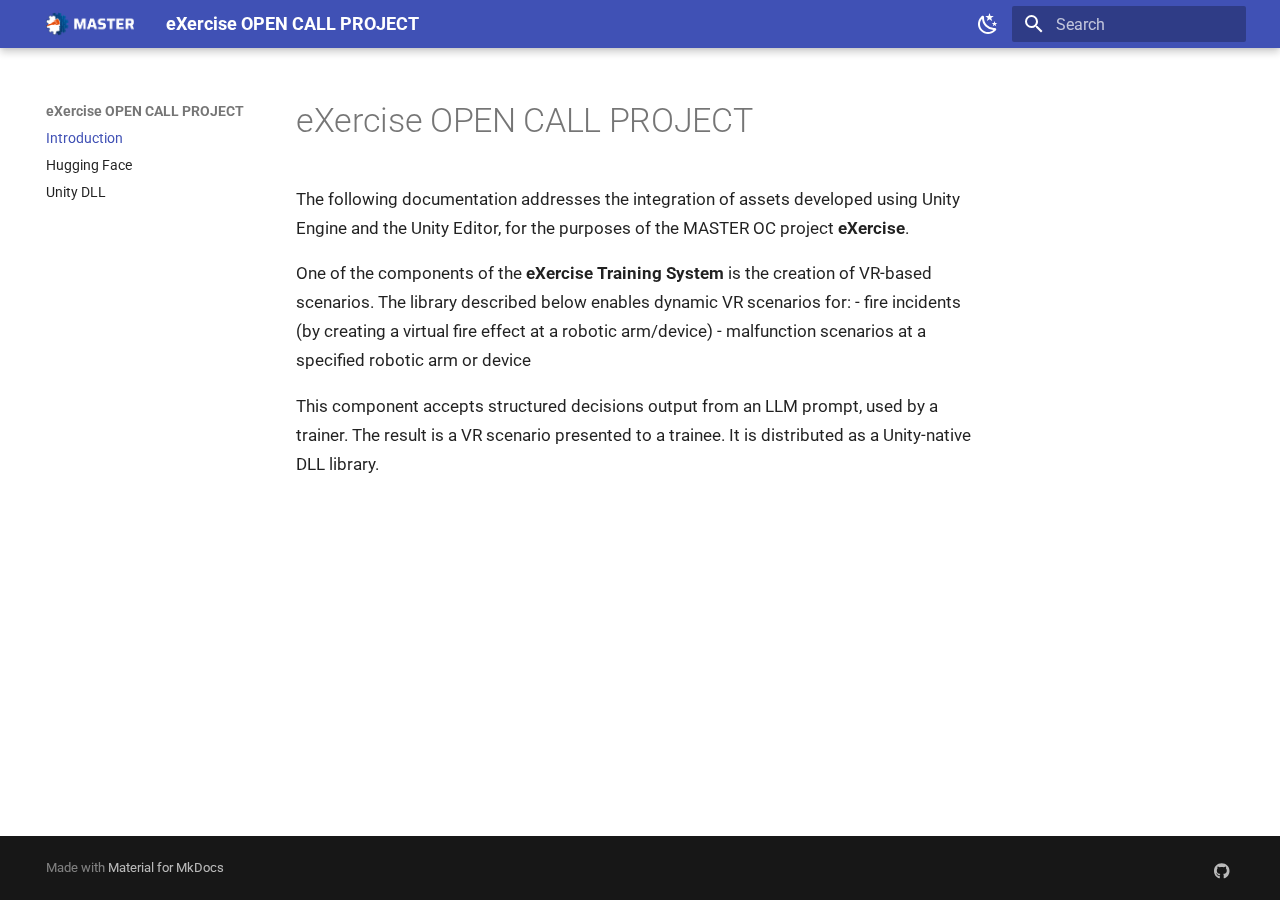
<file: index.html>
<!doctype html>
<html lang="en" class="no-js">
  <head>
    
      <meta charset="utf-8">
      <meta name="viewport" content="width=device-width,initial-scale=1">
      
      
      
      
      
        <link rel="next" href="huggingface/">
      
      
      <link rel="icon" href="assets/images/favicon.png">
      <meta name="generator" content="mkdocs-1.6.1, mkdocs-material-9.6.14">
    
    
      
        <title>eXercise OPEN CALL PROJECT</title>
      
    
    
      <link rel="stylesheet" href="assets/stylesheets/main.342714a4.min.css">
      
        
        <link rel="stylesheet" href="assets/stylesheets/palette.06af60db.min.css">
      
      


    
    
      
    
    
      
        
        
        <link rel="preconnect" href="https://fonts.gstatic.com" crossorigin>
        <link rel="stylesheet" href="https://fonts.googleapis.com/css?family=Roboto:300,300i,400,400i,700,700i%7CRoboto+Mono:400,400i,700,700i&display=fallback">
        <style>:root{--md-text-font:"Roboto";--md-code-font:"Roboto Mono"}</style>
      
    
    
      <link rel="stylesheet" href="stylesheets/extra.css">
    
    <script>__md_scope=new URL(".",location),__md_hash=e=>[...e].reduce(((e,_)=>(e<<5)-e+_.charCodeAt(0)),0),__md_get=(e,_=localStorage,t=__md_scope)=>JSON.parse(_.getItem(t.pathname+"."+e)),__md_set=(e,_,t=localStorage,a=__md_scope)=>{try{t.setItem(a.pathname+"."+e,JSON.stringify(_))}catch(e){}}</script>
    
      

    
    
    
  </head>
  
  
    
    
      
    
    
    
    
    <body dir="ltr" data-md-color-scheme="default" data-md-color-primary="indigo" data-md-color-accent="indigo">
  
    
    <input class="md-toggle" data-md-toggle="drawer" type="checkbox" id="__drawer" autocomplete="off">
    <input class="md-toggle" data-md-toggle="search" type="checkbox" id="__search" autocomplete="off">
    <label class="md-overlay" for="__drawer"></label>
    <div data-md-component="skip">
      
        
        <a href="#exercise-open-call-project" class="md-skip">
          Skip to content
        </a>
      
    </div>
    <div data-md-component="announce">
      
    </div>
    
    
      

  

<header class="md-header md-header--shadow" data-md-component="header">
  <nav class="md-header__inner md-grid" aria-label="Header">
    <a href="." title="eXercise OPEN CALL PROJECT" class="md-header__button md-logo" aria-label="eXercise OPEN CALL PROJECT" data-md-component="logo">
      
  <img src="assets/images/logo.png" alt="logo">

    </a>
    <label class="md-header__button md-icon" for="__drawer">
      
      <svg xmlns="http://www.w3.org/2000/svg" viewBox="0 0 24 24"><path d="M3 6h18v2H3zm0 5h18v2H3zm0 5h18v2H3z"/></svg>
    </label>
    <div class="md-header__title" data-md-component="header-title">
      <div class="md-header__ellipsis">
        <div class="md-header__topic">
          <span class="md-ellipsis">
            eXercise OPEN CALL PROJECT
          </span>
        </div>
        <div class="md-header__topic" data-md-component="header-topic">
          <span class="md-ellipsis">
            
              Introduction
            
          </span>
        </div>
      </div>
    </div>
    
      
        <form class="md-header__option" data-md-component="palette">
  
    
    
    
    <input class="md-option" data-md-color-media="" data-md-color-scheme="default" data-md-color-primary="indigo" data-md-color-accent="indigo"  aria-label="Switch to dark mode"  type="radio" name="__palette" id="__palette_0">
    
      <label class="md-header__button md-icon" title="Switch to dark mode" for="__palette_1" hidden>
        <svg xmlns="http://www.w3.org/2000/svg" viewBox="0 0 24 24"><path d="m17.75 4.09-2.53 1.94.91 3.06-2.63-1.81-2.63 1.81.91-3.06-2.53-1.94L12.44 4l1.06-3 1.06 3zm3.5 6.91-1.64 1.25.59 1.98-1.7-1.17-1.7 1.17.59-1.98L15.75 11l2.06-.05L18.5 9l.69 1.95zm-2.28 4.95c.83-.08 1.72 1.1 1.19 1.85-.32.45-.66.87-1.08 1.27C15.17 23 8.84 23 4.94 19.07c-3.91-3.9-3.91-10.24 0-14.14.4-.4.82-.76 1.27-1.08.75-.53 1.93.36 1.85 1.19-.27 2.86.69 5.83 2.89 8.02a9.96 9.96 0 0 0 8.02 2.89m-1.64 2.02a12.08 12.08 0 0 1-7.8-3.47c-2.17-2.19-3.33-5-3.49-7.82-2.81 3.14-2.7 7.96.31 10.98 3.02 3.01 7.84 3.12 10.98.31"/></svg>
      </label>
    
  
    
    
    
    <input class="md-option" data-md-color-media="" data-md-color-scheme="slate" data-md-color-primary="indigo" data-md-color-accent="indigo"  aria-label="Switch to light mode"  type="radio" name="__palette" id="__palette_1">
    
      <label class="md-header__button md-icon" title="Switch to light mode" for="__palette_0" hidden>
        <svg xmlns="http://www.w3.org/2000/svg" viewBox="0 0 24 24"><path d="M12 7a5 5 0 0 1 5 5 5 5 0 0 1-5 5 5 5 0 0 1-5-5 5 5 0 0 1 5-5m0 2a3 3 0 0 0-3 3 3 3 0 0 0 3 3 3 3 0 0 0 3-3 3 3 0 0 0-3-3m0-7 2.39 3.42C13.65 5.15 12.84 5 12 5s-1.65.15-2.39.42zM3.34 7l4.16-.35A7.2 7.2 0 0 0 5.94 8.5c-.44.74-.69 1.5-.83 2.29zm.02 10 1.76-3.77a7.131 7.131 0 0 0 2.38 4.14zM20.65 7l-1.77 3.79a7.02 7.02 0 0 0-2.38-4.15zm-.01 10-4.14.36c.59-.51 1.12-1.14 1.54-1.86.42-.73.69-1.5.83-2.29zM12 22l-2.41-3.44c.74.27 1.55.44 2.41.44.82 0 1.63-.17 2.37-.44z"/></svg>
      </label>
    
  
</form>
      
    
    
      <script>var palette=__md_get("__palette");if(palette&&palette.color){if("(prefers-color-scheme)"===palette.color.media){var media=matchMedia("(prefers-color-scheme: light)"),input=document.querySelector(media.matches?"[data-md-color-media='(prefers-color-scheme: light)']":"[data-md-color-media='(prefers-color-scheme: dark)']");palette.color.media=input.getAttribute("data-md-color-media"),palette.color.scheme=input.getAttribute("data-md-color-scheme"),palette.color.primary=input.getAttribute("data-md-color-primary"),palette.color.accent=input.getAttribute("data-md-color-accent")}for(var[key,value]of Object.entries(palette.color))document.body.setAttribute("data-md-color-"+key,value)}</script>
    
    
    
      
      
        <label class="md-header__button md-icon" for="__search">
          
          <svg xmlns="http://www.w3.org/2000/svg" viewBox="0 0 24 24"><path d="M9.5 3A6.5 6.5 0 0 1 16 9.5c0 1.61-.59 3.09-1.56 4.23l.27.27h.79l5 5-1.5 1.5-5-5v-.79l-.27-.27A6.52 6.52 0 0 1 9.5 16 6.5 6.5 0 0 1 3 9.5 6.5 6.5 0 0 1 9.5 3m0 2C7 5 5 7 5 9.5S7 14 9.5 14 14 12 14 9.5 12 5 9.5 5"/></svg>
        </label>
        <div class="md-search" data-md-component="search" role="dialog">
  <label class="md-search__overlay" for="__search"></label>
  <div class="md-search__inner" role="search">
    <form class="md-search__form" name="search">
      <input type="text" class="md-search__input" name="query" aria-label="Search" placeholder="Search" autocapitalize="off" autocorrect="off" autocomplete="off" spellcheck="false" data-md-component="search-query" required>
      <label class="md-search__icon md-icon" for="__search">
        
        <svg xmlns="http://www.w3.org/2000/svg" viewBox="0 0 24 24"><path d="M9.5 3A6.5 6.5 0 0 1 16 9.5c0 1.61-.59 3.09-1.56 4.23l.27.27h.79l5 5-1.5 1.5-5-5v-.79l-.27-.27A6.52 6.52 0 0 1 9.5 16 6.5 6.5 0 0 1 3 9.5 6.5 6.5 0 0 1 9.5 3m0 2C7 5 5 7 5 9.5S7 14 9.5 14 14 12 14 9.5 12 5 9.5 5"/></svg>
        
        <svg xmlns="http://www.w3.org/2000/svg" viewBox="0 0 24 24"><path d="M20 11v2H8l5.5 5.5-1.42 1.42L4.16 12l7.92-7.92L13.5 5.5 8 11z"/></svg>
      </label>
      <nav class="md-search__options" aria-label="Search">
        
        <button type="reset" class="md-search__icon md-icon" title="Clear" aria-label="Clear" tabindex="-1">
          
          <svg xmlns="http://www.w3.org/2000/svg" viewBox="0 0 24 24"><path d="M19 6.41 17.59 5 12 10.59 6.41 5 5 6.41 10.59 12 5 17.59 6.41 19 12 13.41 17.59 19 19 17.59 13.41 12z"/></svg>
        </button>
      </nav>
      
    </form>
    <div class="md-search__output">
      <div class="md-search__scrollwrap" tabindex="0" data-md-scrollfix>
        <div class="md-search-result" data-md-component="search-result">
          <div class="md-search-result__meta">
            Initializing search
          </div>
          <ol class="md-search-result__list" role="presentation"></ol>
        </div>
      </div>
    </div>
  </div>
</div>
      
    
    
  </nav>
  
</header>
    
    <div class="md-container" data-md-component="container">
      
      
        
          
        
      
      <main class="md-main" data-md-component="main">
        <div class="md-main__inner md-grid">
          
            
              
              <div class="md-sidebar md-sidebar--primary" data-md-component="sidebar" data-md-type="navigation" >
                <div class="md-sidebar__scrollwrap">
                  <div class="md-sidebar__inner">
                    



<nav class="md-nav md-nav--primary" aria-label="Navigation" data-md-level="0">
  <label class="md-nav__title" for="__drawer">
    <a href="." title="eXercise OPEN CALL PROJECT" class="md-nav__button md-logo" aria-label="eXercise OPEN CALL PROJECT" data-md-component="logo">
      
  <img src="assets/images/logo.png" alt="logo">

    </a>
    eXercise OPEN CALL PROJECT
  </label>
  
  <ul class="md-nav__list" data-md-scrollfix>
    
      
      
  
  
    
  
  
  
    <li class="md-nav__item md-nav__item--active">
      
      <input class="md-nav__toggle md-toggle" type="checkbox" id="__toc">
      
      
        
      
      
      <a href="." class="md-nav__link md-nav__link--active">
        
  
  
  <span class="md-ellipsis">
    Introduction
    
  </span>
  

      </a>
      
    </li>
  

    
      
      
  
  
  
  
    <li class="md-nav__item">
      <a href="huggingface/" class="md-nav__link">
        
  
  
  <span class="md-ellipsis">
    Hugging Face
    
  </span>
  

      </a>
    </li>
  

    
      
      
  
  
  
  
    <li class="md-nav__item">
      <a href="unity/" class="md-nav__link">
        
  
  
  <span class="md-ellipsis">
    Unity DLL
    
  </span>
  

      </a>
    </li>
  

    
  </ul>
</nav>
                  </div>
                </div>
              </div>
            
            
              
              <div class="md-sidebar md-sidebar--secondary" data-md-component="sidebar" data-md-type="toc" >
                <div class="md-sidebar__scrollwrap">
                  <div class="md-sidebar__inner">
                    

<nav class="md-nav md-nav--secondary" aria-label="Table of contents">
  
  
  
    
  
  
</nav>
                  </div>
                </div>
              </div>
            
          
          
            <div class="md-content" data-md-component="content">
              <article class="md-content__inner md-typeset">
                
                  



<h1 id="exercise-open-call-project">eXercise OPEN CALL PROJECT<a class="headerlink" href="#exercise-open-call-project" title="Permanent link">&para;</a></h1>
<p>The following documentation addresses the integration of assets developed using Unity Engine and the Unity Editor, for the purposes of the MASTER OC project <strong>eXercise</strong>.</p>
<p>One of the components of the <strong>eXercise Training System</strong> is the creation of VR-based scenarios. The library described below enables dynamic VR scenarios for:
- fire incidents (by creating a virtual fire effect at a robotic arm/device)
- malfunction scenarios at a specified robotic arm or device</p>
<p>This component accepts structured decisions output from an LLM prompt, used by a trainer. The result is a VR scenario presented to a trainee. It is distributed as a Unity-native DLL library.</p>












                
              </article>
            </div>
          
          
<script>var target=document.getElementById(location.hash.slice(1));target&&target.name&&(target.checked=target.name.startsWith("__tabbed_"))</script>
        </div>
        
          <button type="button" class="md-top md-icon" data-md-component="top" hidden>
  
  <svg xmlns="http://www.w3.org/2000/svg" viewBox="0 0 24 24"><path d="M13 20h-2V8l-5.5 5.5-1.42-1.42L12 4.16l7.92 7.92-1.42 1.42L13 8z"/></svg>
  Back to top
</button>
        
      </main>
      
        <footer class="md-footer">
  
  <div class="md-footer-meta md-typeset">
    <div class="md-footer-meta__inner md-grid">
      <div class="md-copyright">
  
  
    Made with
    <a href="https://squidfunk.github.io/mkdocs-material/" target="_blank" rel="noopener">
      Material for MkDocs
    </a>
  
</div>
      
        <div class="md-social">
  
    
    
    
    
      
      
    
    <a href="https://github.com/your-repo" target="_blank" rel="noopener" title="github.com" class="md-social__link">
      <svg xmlns="http://www.w3.org/2000/svg" viewBox="0 0 496 512"><!--! Font Awesome Free 6.7.2 by @fontawesome - https://fontawesome.com License - https://fontawesome.com/license/free (Icons: CC BY 4.0, Fonts: SIL OFL 1.1, Code: MIT License) Copyright 2024 Fonticons, Inc.--><path d="M165.9 397.4c0 2-2.3 3.6-5.2 3.6-3.3.3-5.6-1.3-5.6-3.6 0-2 2.3-3.6 5.2-3.6 3-.3 5.6 1.3 5.6 3.6m-31.1-4.5c-.7 2 1.3 4.3 4.3 4.9 2.6 1 5.6 0 6.2-2s-1.3-4.3-4.3-5.2c-2.6-.7-5.5.3-6.2 2.3m44.2-1.7c-2.9.7-4.9 2.6-4.6 4.9.3 2 2.9 3.3 5.9 2.6 2.9-.7 4.9-2.6 4.6-4.6-.3-1.9-3-3.2-5.9-2.9M244.8 8C106.1 8 0 113.3 0 252c0 110.9 69.8 205.8 169.5 239.2 12.8 2.3 17.3-5.6 17.3-12.1 0-6.2-.3-40.4-.3-61.4 0 0-70 15-84.7-29.8 0 0-11.4-29.1-27.8-36.6 0 0-22.9-15.7 1.6-15.4 0 0 24.9 2 38.6 25.8 21.9 38.6 58.6 27.5 72.9 20.9 2.3-16 8.8-27.1 16-33.7-55.9-6.2-112.3-14.3-112.3-110.5 0-27.5 7.6-41.3 23.6-58.9-2.6-6.5-11.1-33.3 2.6-67.9 20.9-6.5 69 27 69 27 20-5.6 41.5-8.5 62.8-8.5s42.8 2.9 62.8 8.5c0 0 48.1-33.6 69-27 13.7 34.7 5.2 61.4 2.6 67.9 16 17.7 25.8 31.5 25.8 58.9 0 96.5-58.9 104.2-114.8 110.5 9.2 7.9 17 22.9 17 46.4 0 33.7-.3 75.4-.3 83.6 0 6.5 4.6 14.4 17.3 12.1C428.2 457.8 496 362.9 496 252 496 113.3 383.5 8 244.8 8M97.2 352.9c-1.3 1-1 3.3.7 5.2 1.6 1.6 3.9 2.3 5.2 1 1.3-1 1-3.3-.7-5.2-1.6-1.6-3.9-2.3-5.2-1m-10.8-8.1c-.7 1.3.3 2.9 2.3 3.9 1.6 1 3.6.7 4.3-.7.7-1.3-.3-2.9-2.3-3.9-2-.6-3.6-.3-4.3.7m32.4 35.6c-1.6 1.3-1 4.3 1.3 6.2 2.3 2.3 5.2 2.6 6.5 1 1.3-1.3.7-4.3-1.3-6.2-2.2-2.3-5.2-2.6-6.5-1m-11.4-14.7c-1.6 1-1.6 3.6 0 5.9s4.3 3.3 5.6 2.3c1.6-1.3 1.6-3.9 0-6.2-1.4-2.3-4-3.3-5.6-2"/></svg>
    </a>
  
</div>
      
    </div>
  </div>
</footer>
      
    </div>
    <div class="md-dialog" data-md-component="dialog">
      <div class="md-dialog__inner md-typeset"></div>
    </div>
    
    
    
      
      <script id="__config" type="application/json">{"base": ".", "features": ["navigation.top", "navigation.instant", "header.autohide", "toc.follow"], "search": "assets/javascripts/workers/search.d50fe291.min.js", "tags": null, "translations": {"clipboard.copied": "Copied to clipboard", "clipboard.copy": "Copy to clipboard", "search.result.more.one": "1 more on this page", "search.result.more.other": "# more on this page", "search.result.none": "No matching documents", "search.result.one": "1 matching document", "search.result.other": "# matching documents", "search.result.placeholder": "Type to start searching", "search.result.term.missing": "Missing", "select.version": "Select version"}, "version": null}</script>
    
    
      <script src="assets/javascripts/bundle.13a4f30d.min.js"></script>
      
    
  </body>
</html>
</file>
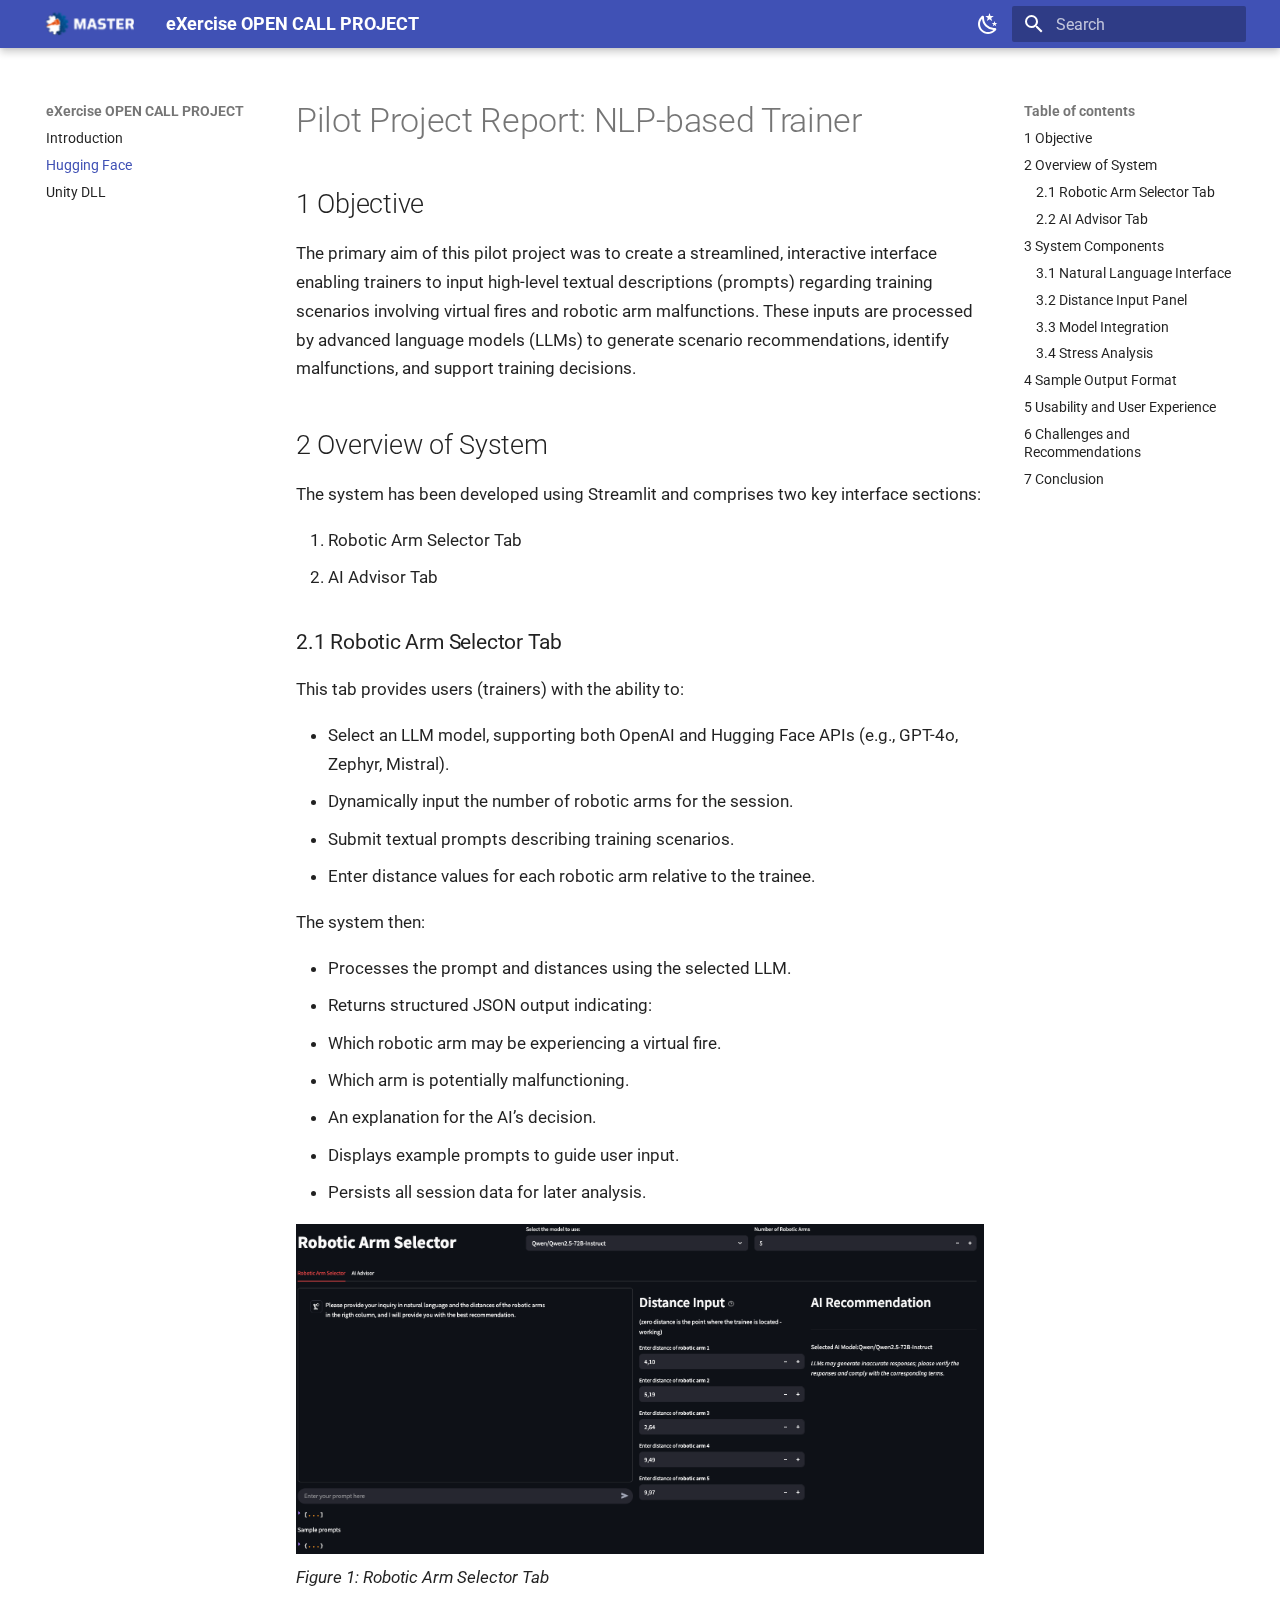
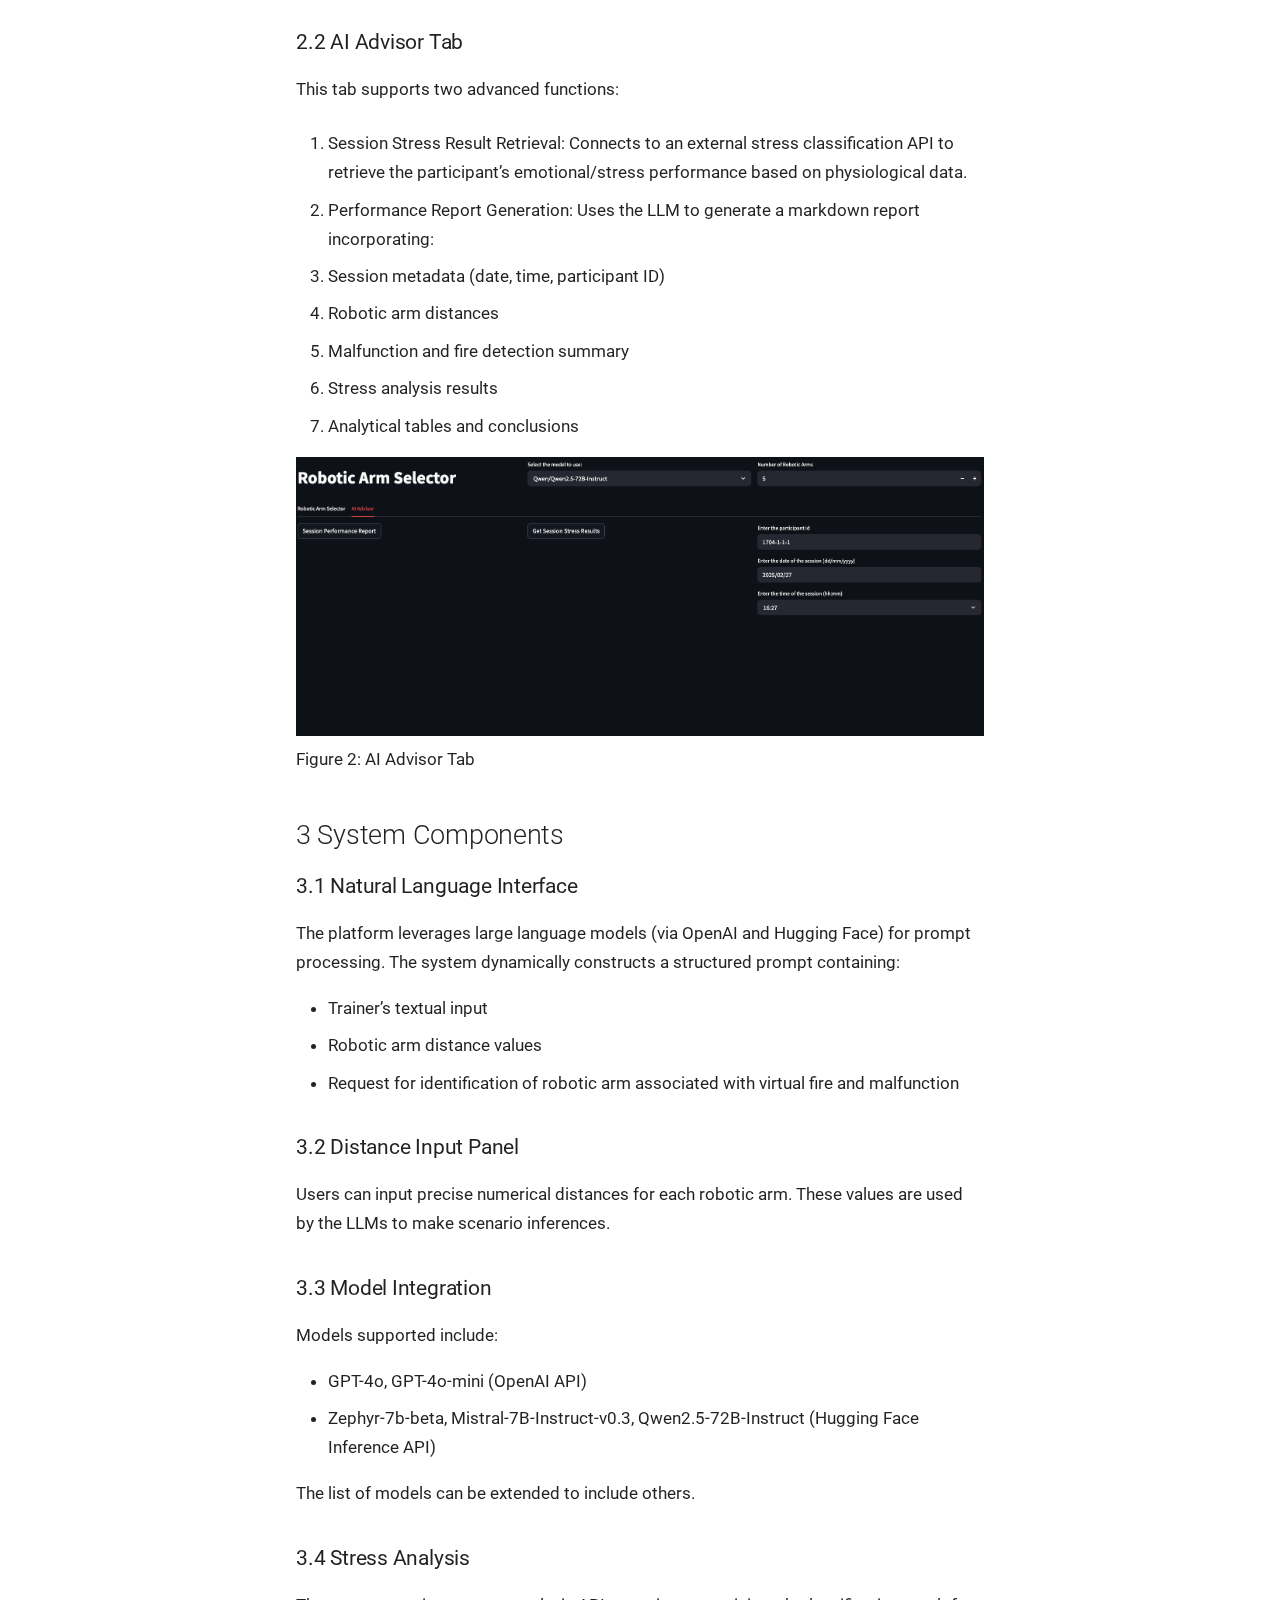
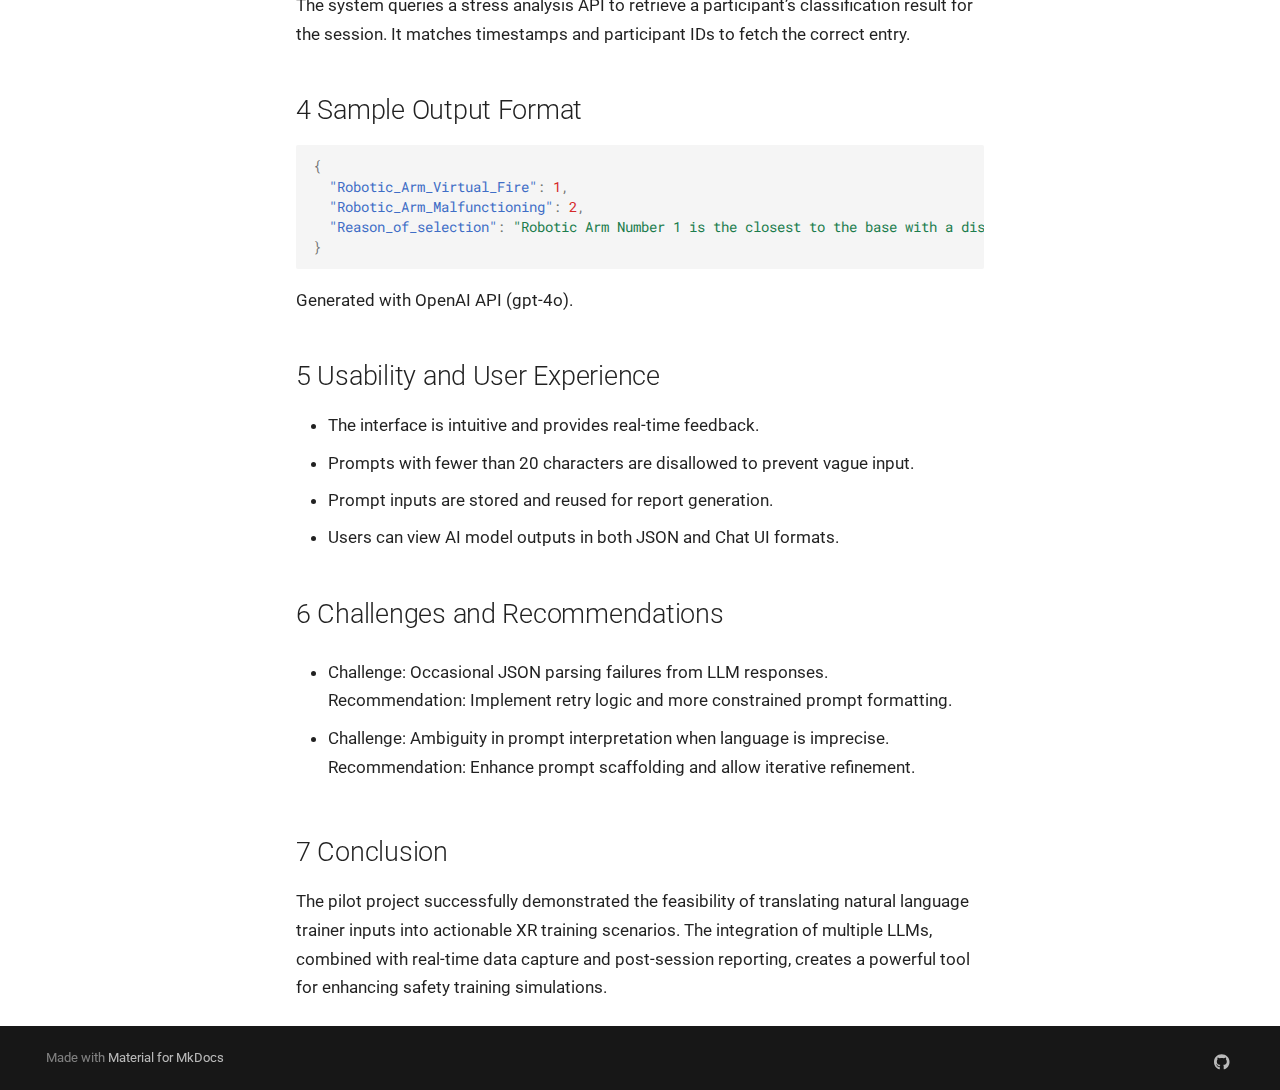
<file: huggingface/index.html>
<!doctype html>
<html lang="en" class="no-js">
  <head>
    
      <meta charset="utf-8">
      <meta name="viewport" content="width=device-width,initial-scale=1">
      
      
      
      
        <link rel="prev" href="..">
      
      
        <link rel="next" href="../unity/">
      
      
      <link rel="icon" href="../assets/images/favicon.png">
      <meta name="generator" content="mkdocs-1.6.1, mkdocs-material-9.6.14">
    
    
      
        <title>Hugging Face - eXercise OPEN CALL PROJECT</title>
      
    
    
      <link rel="stylesheet" href="../assets/stylesheets/main.342714a4.min.css">
      
        
        <link rel="stylesheet" href="../assets/stylesheets/palette.06af60db.min.css">
      
      


    
    
      
    
    
      
        
        
        <link rel="preconnect" href="https://fonts.gstatic.com" crossorigin>
        <link rel="stylesheet" href="https://fonts.googleapis.com/css?family=Roboto:300,300i,400,400i,700,700i%7CRoboto+Mono:400,400i,700,700i&display=fallback">
        <style>:root{--md-text-font:"Roboto";--md-code-font:"Roboto Mono"}</style>
      
    
    
      <link rel="stylesheet" href="../stylesheets/extra.css">
    
    <script>__md_scope=new URL("..",location),__md_hash=e=>[...e].reduce(((e,_)=>(e<<5)-e+_.charCodeAt(0)),0),__md_get=(e,_=localStorage,t=__md_scope)=>JSON.parse(_.getItem(t.pathname+"."+e)),__md_set=(e,_,t=localStorage,a=__md_scope)=>{try{t.setItem(a.pathname+"."+e,JSON.stringify(_))}catch(e){}}</script>
    
      

    
    
    
  </head>
  
  
    
    
      
    
    
    
    
    <body dir="ltr" data-md-color-scheme="default" data-md-color-primary="indigo" data-md-color-accent="indigo">
  
    
    <input class="md-toggle" data-md-toggle="drawer" type="checkbox" id="__drawer" autocomplete="off">
    <input class="md-toggle" data-md-toggle="search" type="checkbox" id="__search" autocomplete="off">
    <label class="md-overlay" for="__drawer"></label>
    <div data-md-component="skip">
      
        
        <a href="#pilot-project-report-nlp-based-trainer" class="md-skip">
          Skip to content
        </a>
      
    </div>
    <div data-md-component="announce">
      
    </div>
    
    
      

  

<header class="md-header md-header--shadow" data-md-component="header">
  <nav class="md-header__inner md-grid" aria-label="Header">
    <a href=".." title="eXercise OPEN CALL PROJECT" class="md-header__button md-logo" aria-label="eXercise OPEN CALL PROJECT" data-md-component="logo">
      
  <img src="../assets/images/logo.png" alt="logo">

    </a>
    <label class="md-header__button md-icon" for="__drawer">
      
      <svg xmlns="http://www.w3.org/2000/svg" viewBox="0 0 24 24"><path d="M3 6h18v2H3zm0 5h18v2H3zm0 5h18v2H3z"/></svg>
    </label>
    <div class="md-header__title" data-md-component="header-title">
      <div class="md-header__ellipsis">
        <div class="md-header__topic">
          <span class="md-ellipsis">
            eXercise OPEN CALL PROJECT
          </span>
        </div>
        <div class="md-header__topic" data-md-component="header-topic">
          <span class="md-ellipsis">
            
              Hugging Face
            
          </span>
        </div>
      </div>
    </div>
    
      
        <form class="md-header__option" data-md-component="palette">
  
    
    
    
    <input class="md-option" data-md-color-media="" data-md-color-scheme="default" data-md-color-primary="indigo" data-md-color-accent="indigo"  aria-label="Switch to dark mode"  type="radio" name="__palette" id="__palette_0">
    
      <label class="md-header__button md-icon" title="Switch to dark mode" for="__palette_1" hidden>
        <svg xmlns="http://www.w3.org/2000/svg" viewBox="0 0 24 24"><path d="m17.75 4.09-2.53 1.94.91 3.06-2.63-1.81-2.63 1.81.91-3.06-2.53-1.94L12.44 4l1.06-3 1.06 3zm3.5 6.91-1.64 1.25.59 1.98-1.7-1.17-1.7 1.17.59-1.98L15.75 11l2.06-.05L18.5 9l.69 1.95zm-2.28 4.95c.83-.08 1.72 1.1 1.19 1.85-.32.45-.66.87-1.08 1.27C15.17 23 8.84 23 4.94 19.07c-3.91-3.9-3.91-10.24 0-14.14.4-.4.82-.76 1.27-1.08.75-.53 1.93.36 1.85 1.19-.27 2.86.69 5.83 2.89 8.02a9.96 9.96 0 0 0 8.02 2.89m-1.64 2.02a12.08 12.08 0 0 1-7.8-3.47c-2.17-2.19-3.33-5-3.49-7.82-2.81 3.14-2.7 7.96.31 10.98 3.02 3.01 7.84 3.12 10.98.31"/></svg>
      </label>
    
  
    
    
    
    <input class="md-option" data-md-color-media="" data-md-color-scheme="slate" data-md-color-primary="indigo" data-md-color-accent="indigo"  aria-label="Switch to light mode"  type="radio" name="__palette" id="__palette_1">
    
      <label class="md-header__button md-icon" title="Switch to light mode" for="__palette_0" hidden>
        <svg xmlns="http://www.w3.org/2000/svg" viewBox="0 0 24 24"><path d="M12 7a5 5 0 0 1 5 5 5 5 0 0 1-5 5 5 5 0 0 1-5-5 5 5 0 0 1 5-5m0 2a3 3 0 0 0-3 3 3 3 0 0 0 3 3 3 3 0 0 0 3-3 3 3 0 0 0-3-3m0-7 2.39 3.42C13.65 5.15 12.84 5 12 5s-1.65.15-2.39.42zM3.34 7l4.16-.35A7.2 7.2 0 0 0 5.94 8.5c-.44.74-.69 1.5-.83 2.29zm.02 10 1.76-3.77a7.131 7.131 0 0 0 2.38 4.14zM20.65 7l-1.77 3.79a7.02 7.02 0 0 0-2.38-4.15zm-.01 10-4.14.36c.59-.51 1.12-1.14 1.54-1.86.42-.73.69-1.5.83-2.29zM12 22l-2.41-3.44c.74.27 1.55.44 2.41.44.82 0 1.63-.17 2.37-.44z"/></svg>
      </label>
    
  
</form>
      
    
    
      <script>var palette=__md_get("__palette");if(palette&&palette.color){if("(prefers-color-scheme)"===palette.color.media){var media=matchMedia("(prefers-color-scheme: light)"),input=document.querySelector(media.matches?"[data-md-color-media='(prefers-color-scheme: light)']":"[data-md-color-media='(prefers-color-scheme: dark)']");palette.color.media=input.getAttribute("data-md-color-media"),palette.color.scheme=input.getAttribute("data-md-color-scheme"),palette.color.primary=input.getAttribute("data-md-color-primary"),palette.color.accent=input.getAttribute("data-md-color-accent")}for(var[key,value]of Object.entries(palette.color))document.body.setAttribute("data-md-color-"+key,value)}</script>
    
    
    
      
      
        <label class="md-header__button md-icon" for="__search">
          
          <svg xmlns="http://www.w3.org/2000/svg" viewBox="0 0 24 24"><path d="M9.5 3A6.5 6.5 0 0 1 16 9.5c0 1.61-.59 3.09-1.56 4.23l.27.27h.79l5 5-1.5 1.5-5-5v-.79l-.27-.27A6.52 6.52 0 0 1 9.5 16 6.5 6.5 0 0 1 3 9.5 6.5 6.5 0 0 1 9.5 3m0 2C7 5 5 7 5 9.5S7 14 9.5 14 14 12 14 9.5 12 5 9.5 5"/></svg>
        </label>
        <div class="md-search" data-md-component="search" role="dialog">
  <label class="md-search__overlay" for="__search"></label>
  <div class="md-search__inner" role="search">
    <form class="md-search__form" name="search">
      <input type="text" class="md-search__input" name="query" aria-label="Search" placeholder="Search" autocapitalize="off" autocorrect="off" autocomplete="off" spellcheck="false" data-md-component="search-query" required>
      <label class="md-search__icon md-icon" for="__search">
        
        <svg xmlns="http://www.w3.org/2000/svg" viewBox="0 0 24 24"><path d="M9.5 3A6.5 6.5 0 0 1 16 9.5c0 1.61-.59 3.09-1.56 4.23l.27.27h.79l5 5-1.5 1.5-5-5v-.79l-.27-.27A6.52 6.52 0 0 1 9.5 16 6.5 6.5 0 0 1 3 9.5 6.5 6.5 0 0 1 9.5 3m0 2C7 5 5 7 5 9.5S7 14 9.5 14 14 12 14 9.5 12 5 9.5 5"/></svg>
        
        <svg xmlns="http://www.w3.org/2000/svg" viewBox="0 0 24 24"><path d="M20 11v2H8l5.5 5.5-1.42 1.42L4.16 12l7.92-7.92L13.5 5.5 8 11z"/></svg>
      </label>
      <nav class="md-search__options" aria-label="Search">
        
        <button type="reset" class="md-search__icon md-icon" title="Clear" aria-label="Clear" tabindex="-1">
          
          <svg xmlns="http://www.w3.org/2000/svg" viewBox="0 0 24 24"><path d="M19 6.41 17.59 5 12 10.59 6.41 5 5 6.41 10.59 12 5 17.59 6.41 19 12 13.41 17.59 19 19 17.59 13.41 12z"/></svg>
        </button>
      </nav>
      
    </form>
    <div class="md-search__output">
      <div class="md-search__scrollwrap" tabindex="0" data-md-scrollfix>
        <div class="md-search-result" data-md-component="search-result">
          <div class="md-search-result__meta">
            Initializing search
          </div>
          <ol class="md-search-result__list" role="presentation"></ol>
        </div>
      </div>
    </div>
  </div>
</div>
      
    
    
  </nav>
  
</header>
    
    <div class="md-container" data-md-component="container">
      
      
        
          
        
      
      <main class="md-main" data-md-component="main">
        <div class="md-main__inner md-grid">
          
            
              
              <div class="md-sidebar md-sidebar--primary" data-md-component="sidebar" data-md-type="navigation" >
                <div class="md-sidebar__scrollwrap">
                  <div class="md-sidebar__inner">
                    



<nav class="md-nav md-nav--primary" aria-label="Navigation" data-md-level="0">
  <label class="md-nav__title" for="__drawer">
    <a href=".." title="eXercise OPEN CALL PROJECT" class="md-nav__button md-logo" aria-label="eXercise OPEN CALL PROJECT" data-md-component="logo">
      
  <img src="../assets/images/logo.png" alt="logo">

    </a>
    eXercise OPEN CALL PROJECT
  </label>
  
  <ul class="md-nav__list" data-md-scrollfix>
    
      
      
  
  
  
  
    <li class="md-nav__item">
      <a href=".." class="md-nav__link">
        
  
  
  <span class="md-ellipsis">
    Introduction
    
  </span>
  

      </a>
    </li>
  

    
      
      
  
  
    
  
  
  
    <li class="md-nav__item md-nav__item--active">
      
      <input class="md-nav__toggle md-toggle" type="checkbox" id="__toc">
      
      
        
      
      
        <label class="md-nav__link md-nav__link--active" for="__toc">
          
  
  
  <span class="md-ellipsis">
    Hugging Face
    
  </span>
  

          <span class="md-nav__icon md-icon"></span>
        </label>
      
      <a href="./" class="md-nav__link md-nav__link--active">
        
  
  
  <span class="md-ellipsis">
    Hugging Face
    
  </span>
  

      </a>
      
        

<nav class="md-nav md-nav--secondary" aria-label="Table of contents">
  
  
  
    
  
  
    <label class="md-nav__title" for="__toc">
      <span class="md-nav__icon md-icon"></span>
      Table of contents
    </label>
    <ul class="md-nav__list" data-md-component="toc" data-md-scrollfix>
      
        <li class="md-nav__item">
  <a href="#1-objective" class="md-nav__link">
    <span class="md-ellipsis">
      1 Objective
    </span>
  </a>
  
</li>
      
        <li class="md-nav__item">
  <a href="#2-overview-of-system" class="md-nav__link">
    <span class="md-ellipsis">
      2 Overview of System
    </span>
  </a>
  
    <nav class="md-nav" aria-label="2 Overview of System">
      <ul class="md-nav__list">
        
          <li class="md-nav__item">
  <a href="#21-robotic-arm-selector-tab" class="md-nav__link">
    <span class="md-ellipsis">
      2.1 Robotic Arm Selector Tab
    </span>
  </a>
  
</li>
        
          <li class="md-nav__item">
  <a href="#22-ai-advisor-tab" class="md-nav__link">
    <span class="md-ellipsis">
      2.2 AI Advisor Tab
    </span>
  </a>
  
</li>
        
      </ul>
    </nav>
  
</li>
      
        <li class="md-nav__item">
  <a href="#3-system-components" class="md-nav__link">
    <span class="md-ellipsis">
      3 System Components
    </span>
  </a>
  
    <nav class="md-nav" aria-label="3 System Components">
      <ul class="md-nav__list">
        
          <li class="md-nav__item">
  <a href="#31-natural-language-interface" class="md-nav__link">
    <span class="md-ellipsis">
      3.1 Natural Language Interface
    </span>
  </a>
  
</li>
        
          <li class="md-nav__item">
  <a href="#32-distance-input-panel" class="md-nav__link">
    <span class="md-ellipsis">
      3.2 Distance Input Panel
    </span>
  </a>
  
</li>
        
          <li class="md-nav__item">
  <a href="#33-model-integration" class="md-nav__link">
    <span class="md-ellipsis">
      3.3 Model Integration
    </span>
  </a>
  
</li>
        
          <li class="md-nav__item">
  <a href="#34-stress-analysis" class="md-nav__link">
    <span class="md-ellipsis">
      3.4 Stress Analysis
    </span>
  </a>
  
</li>
        
      </ul>
    </nav>
  
</li>
      
        <li class="md-nav__item">
  <a href="#4-sample-output-format" class="md-nav__link">
    <span class="md-ellipsis">
      4 Sample Output Format
    </span>
  </a>
  
</li>
      
        <li class="md-nav__item">
  <a href="#5-usability-and-user-experience" class="md-nav__link">
    <span class="md-ellipsis">
      5 Usability and User Experience
    </span>
  </a>
  
</li>
      
        <li class="md-nav__item">
  <a href="#6-challenges-and-recommendations" class="md-nav__link">
    <span class="md-ellipsis">
      6 Challenges and Recommendations
    </span>
  </a>
  
</li>
      
        <li class="md-nav__item">
  <a href="#7-conclusion" class="md-nav__link">
    <span class="md-ellipsis">
      7 Conclusion
    </span>
  </a>
  
</li>
      
    </ul>
  
</nav>
      
    </li>
  

    
      
      
  
  
  
  
    <li class="md-nav__item">
      <a href="../unity/" class="md-nav__link">
        
  
  
  <span class="md-ellipsis">
    Unity DLL
    
  </span>
  

      </a>
    </li>
  

    
  </ul>
</nav>
                  </div>
                </div>
              </div>
            
            
              
              <div class="md-sidebar md-sidebar--secondary" data-md-component="sidebar" data-md-type="toc" >
                <div class="md-sidebar__scrollwrap">
                  <div class="md-sidebar__inner">
                    

<nav class="md-nav md-nav--secondary" aria-label="Table of contents">
  
  
  
    
  
  
    <label class="md-nav__title" for="__toc">
      <span class="md-nav__icon md-icon"></span>
      Table of contents
    </label>
    <ul class="md-nav__list" data-md-component="toc" data-md-scrollfix>
      
        <li class="md-nav__item">
  <a href="#1-objective" class="md-nav__link">
    <span class="md-ellipsis">
      1 Objective
    </span>
  </a>
  
</li>
      
        <li class="md-nav__item">
  <a href="#2-overview-of-system" class="md-nav__link">
    <span class="md-ellipsis">
      2 Overview of System
    </span>
  </a>
  
    <nav class="md-nav" aria-label="2 Overview of System">
      <ul class="md-nav__list">
        
          <li class="md-nav__item">
  <a href="#21-robotic-arm-selector-tab" class="md-nav__link">
    <span class="md-ellipsis">
      2.1 Robotic Arm Selector Tab
    </span>
  </a>
  
</li>
        
          <li class="md-nav__item">
  <a href="#22-ai-advisor-tab" class="md-nav__link">
    <span class="md-ellipsis">
      2.2 AI Advisor Tab
    </span>
  </a>
  
</li>
        
      </ul>
    </nav>
  
</li>
      
        <li class="md-nav__item">
  <a href="#3-system-components" class="md-nav__link">
    <span class="md-ellipsis">
      3 System Components
    </span>
  </a>
  
    <nav class="md-nav" aria-label="3 System Components">
      <ul class="md-nav__list">
        
          <li class="md-nav__item">
  <a href="#31-natural-language-interface" class="md-nav__link">
    <span class="md-ellipsis">
      3.1 Natural Language Interface
    </span>
  </a>
  
</li>
        
          <li class="md-nav__item">
  <a href="#32-distance-input-panel" class="md-nav__link">
    <span class="md-ellipsis">
      3.2 Distance Input Panel
    </span>
  </a>
  
</li>
        
          <li class="md-nav__item">
  <a href="#33-model-integration" class="md-nav__link">
    <span class="md-ellipsis">
      3.3 Model Integration
    </span>
  </a>
  
</li>
        
          <li class="md-nav__item">
  <a href="#34-stress-analysis" class="md-nav__link">
    <span class="md-ellipsis">
      3.4 Stress Analysis
    </span>
  </a>
  
</li>
        
      </ul>
    </nav>
  
</li>
      
        <li class="md-nav__item">
  <a href="#4-sample-output-format" class="md-nav__link">
    <span class="md-ellipsis">
      4 Sample Output Format
    </span>
  </a>
  
</li>
      
        <li class="md-nav__item">
  <a href="#5-usability-and-user-experience" class="md-nav__link">
    <span class="md-ellipsis">
      5 Usability and User Experience
    </span>
  </a>
  
</li>
      
        <li class="md-nav__item">
  <a href="#6-challenges-and-recommendations" class="md-nav__link">
    <span class="md-ellipsis">
      6 Challenges and Recommendations
    </span>
  </a>
  
</li>
      
        <li class="md-nav__item">
  <a href="#7-conclusion" class="md-nav__link">
    <span class="md-ellipsis">
      7 Conclusion
    </span>
  </a>
  
</li>
      
    </ul>
  
</nav>
                  </div>
                </div>
              </div>
            
          
          
            <div class="md-content" data-md-component="content">
              <article class="md-content__inner md-typeset">
                
                  



<h1 id="pilot-project-report-nlp-based-trainer">Pilot Project Report: NLP-based Trainer<a class="headerlink" href="#pilot-project-report-nlp-based-trainer" title="Permanent link">&para;</a></h1>
<h2 id="1-objective">1 Objective<a class="headerlink" href="#1-objective" title="Permanent link">&para;</a></h2>
<p>The primary aim of this pilot project was to create a streamlined, interactive interface enabling trainers to input high-level textual descriptions (prompts) regarding training scenarios involving virtual fires and robotic arm malfunctions. These inputs are processed by advanced language models (LLMs) to generate scenario recommendations, identify malfunctions, and support training decisions.</p>
<h2 id="2-overview-of-system">2 Overview of System<a class="headerlink" href="#2-overview-of-system" title="Permanent link">&para;</a></h2>
<p>The system has been developed using Streamlit and comprises two key interface sections:</p>
<ol>
<li>Robotic Arm Selector Tab  </li>
<li>AI Advisor Tab</li>
</ol>
<h3 id="21-robotic-arm-selector-tab">2.1 Robotic Arm Selector Tab<a class="headerlink" href="#21-robotic-arm-selector-tab" title="Permanent link">&para;</a></h3>
<p>This tab provides users (trainers) with the ability to:</p>
<ul>
<li>Select an LLM model, supporting both OpenAI and Hugging Face APIs (e.g., GPT-4o, Zephyr, Mistral).</li>
<li>Dynamically input the number of robotic arms for the session.</li>
<li>Submit textual prompts describing training scenarios.</li>
<li>Enter distance values for each robotic arm relative to the trainee.</li>
</ul>
<p>The system then:</p>
<ul>
<li>Processes the prompt and distances using the selected LLM.</li>
<li>Returns structured JSON output indicating:</li>
<li>Which robotic arm may be experiencing a virtual fire.</li>
<li>Which arm is potentially malfunctioning.</li>
<li>An explanation for the AI’s decision.</li>
<li>Displays example prompts to guide user input.</li>
<li>Persists all session data for later analysis.</li>
</ul>
<p><img alt="Robotic Arm Selector" src="../assets/images/llm.png" />
<em>Figure 1: Robotic Arm Selector Tab</em></p>
<h3 id="22-ai-advisor-tab">2.2 AI Advisor Tab<a class="headerlink" href="#22-ai-advisor-tab" title="Permanent link">&para;</a></h3>
<p>This tab supports two advanced functions:</p>
<ol>
<li>
<p>Session Stress Result Retrieval: Connects to an external stress classification API to retrieve the participant’s emotional/stress performance based on physiological data.</p>
</li>
<li>
<p>Performance Report Generation: Uses the LLM to generate a markdown report incorporating:</p>
</li>
<li>Session metadata (date, time, participant ID)</li>
<li>Robotic arm distances</li>
<li>Malfunction and fire detection summary</li>
<li>Stress analysis results</li>
<li>Analytical tables and conclusions</li>
</ol>
<p><img alt="Robotic Arm Selector" src="../assets/images/aiadvisor.png" />
Figure 2: AI Advisor Tab</p>
<h2 id="3-system-components">3 System Components<a class="headerlink" href="#3-system-components" title="Permanent link">&para;</a></h2>
<h3 id="31-natural-language-interface">3.1 Natural Language Interface<a class="headerlink" href="#31-natural-language-interface" title="Permanent link">&para;</a></h3>
<p>The platform leverages large language models (via OpenAI and Hugging Face) for prompt processing. The system dynamically constructs a structured prompt containing:</p>
<ul>
<li>Trainer’s textual input</li>
<li>Robotic arm distance values</li>
<li>Request for identification of robotic arm associated with virtual fire and malfunction</li>
</ul>
<h3 id="32-distance-input-panel">3.2 Distance Input Panel<a class="headerlink" href="#32-distance-input-panel" title="Permanent link">&para;</a></h3>
<p>Users can input precise numerical distances for each robotic arm. These values are used by the LLMs to make scenario inferences.</p>
<h3 id="33-model-integration">3.3 Model Integration<a class="headerlink" href="#33-model-integration" title="Permanent link">&para;</a></h3>
<p>Models supported include:</p>
<ul>
<li>GPT-4o, GPT-4o-mini (OpenAI API)</li>
<li>Zephyr-7b-beta, Mistral-7B-Instruct-v0.3, Qwen2.5-72B-Instruct (Hugging Face Inference API)</li>
</ul>
<p>The list of models can be extended to include others.</p>
<h3 id="34-stress-analysis">3.4 Stress Analysis<a class="headerlink" href="#34-stress-analysis" title="Permanent link">&para;</a></h3>
<p>The system queries a stress analysis API to retrieve a participant’s classification result for the session. It matches timestamps and participant IDs to fetch the correct entry.</p>
<h2 id="4-sample-output-format">4 Sample Output Format<a class="headerlink" href="#4-sample-output-format" title="Permanent link">&para;</a></h2>
<div class="highlight"><pre><span></span><code><span class="p">{</span>
<span class="w">  </span><span class="nt">&quot;Robotic_Arm_Virtual_Fire&quot;</span><span class="p">:</span><span class="w"> </span><span class="mi">1</span><span class="p">,</span>
<span class="w">  </span><span class="nt">&quot;Robotic_Arm_Malfunctioning&quot;</span><span class="p">:</span><span class="w"> </span><span class="mi">2</span><span class="p">,</span>
<span class="w">  </span><span class="nt">&quot;Reason_of_selection&quot;</span><span class="p">:</span><span class="w"> </span><span class="s2">&quot;Robotic Arm Number 1 is the closest to the base with a distance of 1.43, which aligns with the description of the virtual fire being &#39;close to the base.&#39; Robotic Arm Number 2, at a distance of 7.79, is the farthest and matches the description of the arm &#39;moving erratically at a far distance,&#39; indicating it is potentially malfunctioning.&quot;</span>
<span class="p">}</span>
</code></pre></div>
<p>Generated with OpenAI API (gpt-4o).</p>
<h2 id="5-usability-and-user-experience">5 Usability and User Experience<a class="headerlink" href="#5-usability-and-user-experience" title="Permanent link">&para;</a></h2>
<ul>
<li>The interface is intuitive and provides real-time feedback.</li>
<li>Prompts with fewer than 20 characters are disallowed to prevent vague input.</li>
<li>Prompt inputs are stored and reused for report generation.</li>
<li>Users can view AI model outputs in both JSON and Chat UI formats.</li>
</ul>
<h2 id="6-challenges-and-recommendations">6 Challenges and Recommendations<a class="headerlink" href="#6-challenges-and-recommendations" title="Permanent link">&para;</a></h2>
<ul>
<li>
<p>Challenge: Occasional JSON parsing failures from LLM responses.<br />
  Recommendation: Implement retry logic and more constrained prompt formatting.</p>
</li>
<li>
<p>Challenge: Ambiguity in prompt interpretation when language is imprecise.<br />
  Recommendation: Enhance prompt scaffolding and allow iterative refinement.</p>
</li>
</ul>
<h2 id="7-conclusion">7 Conclusion<a class="headerlink" href="#7-conclusion" title="Permanent link">&para;</a></h2>
<p>The pilot project successfully demonstrated the feasibility of translating natural language trainer inputs into actionable XR training scenarios. The integration of multiple LLMs, combined with real-time data capture and post-session reporting, creates a powerful tool for enhancing safety training simulations.</p>












                
              </article>
            </div>
          
          
<script>var target=document.getElementById(location.hash.slice(1));target&&target.name&&(target.checked=target.name.startsWith("__tabbed_"))</script>
        </div>
        
          <button type="button" class="md-top md-icon" data-md-component="top" hidden>
  
  <svg xmlns="http://www.w3.org/2000/svg" viewBox="0 0 24 24"><path d="M13 20h-2V8l-5.5 5.5-1.42-1.42L12 4.16l7.92 7.92-1.42 1.42L13 8z"/></svg>
  Back to top
</button>
        
      </main>
      
        <footer class="md-footer">
  
  <div class="md-footer-meta md-typeset">
    <div class="md-footer-meta__inner md-grid">
      <div class="md-copyright">
  
  
    Made with
    <a href="https://squidfunk.github.io/mkdocs-material/" target="_blank" rel="noopener">
      Material for MkDocs
    </a>
  
</div>
      
        <div class="md-social">
  
    
    
    
    
      
      
    
    <a href="https://github.com/your-repo" target="_blank" rel="noopener" title="github.com" class="md-social__link">
      <svg xmlns="http://www.w3.org/2000/svg" viewBox="0 0 496 512"><!--! Font Awesome Free 6.7.2 by @fontawesome - https://fontawesome.com License - https://fontawesome.com/license/free (Icons: CC BY 4.0, Fonts: SIL OFL 1.1, Code: MIT License) Copyright 2024 Fonticons, Inc.--><path d="M165.9 397.4c0 2-2.3 3.6-5.2 3.6-3.3.3-5.6-1.3-5.6-3.6 0-2 2.3-3.6 5.2-3.6 3-.3 5.6 1.3 5.6 3.6m-31.1-4.5c-.7 2 1.3 4.3 4.3 4.9 2.6 1 5.6 0 6.2-2s-1.3-4.3-4.3-5.2c-2.6-.7-5.5.3-6.2 2.3m44.2-1.7c-2.9.7-4.9 2.6-4.6 4.9.3 2 2.9 3.3 5.9 2.6 2.9-.7 4.9-2.6 4.6-4.6-.3-1.9-3-3.2-5.9-2.9M244.8 8C106.1 8 0 113.3 0 252c0 110.9 69.8 205.8 169.5 239.2 12.8 2.3 17.3-5.6 17.3-12.1 0-6.2-.3-40.4-.3-61.4 0 0-70 15-84.7-29.8 0 0-11.4-29.1-27.8-36.6 0 0-22.9-15.7 1.6-15.4 0 0 24.9 2 38.6 25.8 21.9 38.6 58.6 27.5 72.9 20.9 2.3-16 8.8-27.1 16-33.7-55.9-6.2-112.3-14.3-112.3-110.5 0-27.5 7.6-41.3 23.6-58.9-2.6-6.5-11.1-33.3 2.6-67.9 20.9-6.5 69 27 69 27 20-5.6 41.5-8.5 62.8-8.5s42.8 2.9 62.8 8.5c0 0 48.1-33.6 69-27 13.7 34.7 5.2 61.4 2.6 67.9 16 17.7 25.8 31.5 25.8 58.9 0 96.5-58.9 104.2-114.8 110.5 9.2 7.9 17 22.9 17 46.4 0 33.7-.3 75.4-.3 83.6 0 6.5 4.6 14.4 17.3 12.1C428.2 457.8 496 362.9 496 252 496 113.3 383.5 8 244.8 8M97.2 352.9c-1.3 1-1 3.3.7 5.2 1.6 1.6 3.9 2.3 5.2 1 1.3-1 1-3.3-.7-5.2-1.6-1.6-3.9-2.3-5.2-1m-10.8-8.1c-.7 1.3.3 2.9 2.3 3.9 1.6 1 3.6.7 4.3-.7.7-1.3-.3-2.9-2.3-3.9-2-.6-3.6-.3-4.3.7m32.4 35.6c-1.6 1.3-1 4.3 1.3 6.2 2.3 2.3 5.2 2.6 6.5 1 1.3-1.3.7-4.3-1.3-6.2-2.2-2.3-5.2-2.6-6.5-1m-11.4-14.7c-1.6 1-1.6 3.6 0 5.9s4.3 3.3 5.6 2.3c1.6-1.3 1.6-3.9 0-6.2-1.4-2.3-4-3.3-5.6-2"/></svg>
    </a>
  
</div>
      
    </div>
  </div>
</footer>
      
    </div>
    <div class="md-dialog" data-md-component="dialog">
      <div class="md-dialog__inner md-typeset"></div>
    </div>
    
    
    
      
      <script id="__config" type="application/json">{"base": "..", "features": ["navigation.top", "navigation.instant", "header.autohide", "toc.follow"], "search": "../assets/javascripts/workers/search.d50fe291.min.js", "tags": null, "translations": {"clipboard.copied": "Copied to clipboard", "clipboard.copy": "Copy to clipboard", "search.result.more.one": "1 more on this page", "search.result.more.other": "# more on this page", "search.result.none": "No matching documents", "search.result.one": "1 matching document", "search.result.other": "# matching documents", "search.result.placeholder": "Type to start searching", "search.result.term.missing": "Missing", "select.version": "Select version"}, "version": null}</script>
    
    
      <script src="../assets/javascripts/bundle.13a4f30d.min.js"></script>
      
    
  </body>
</html>
</file>
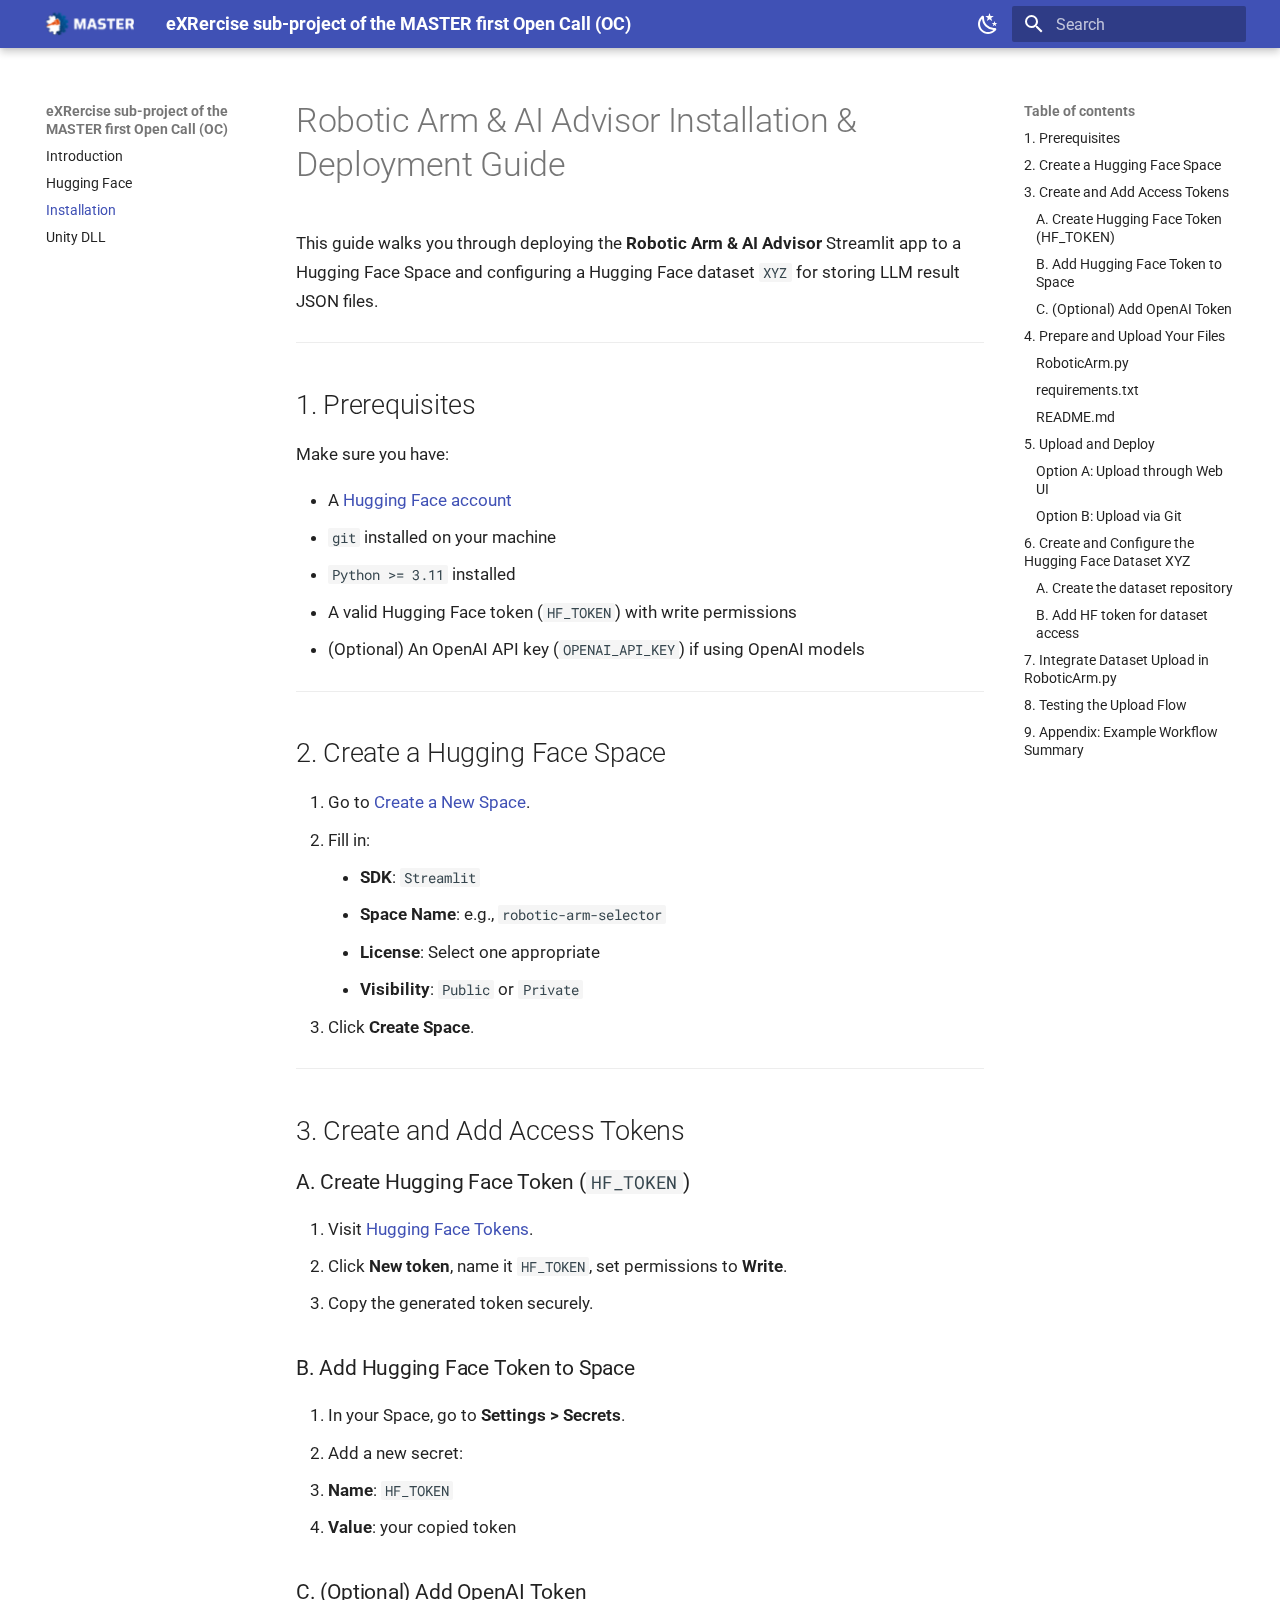
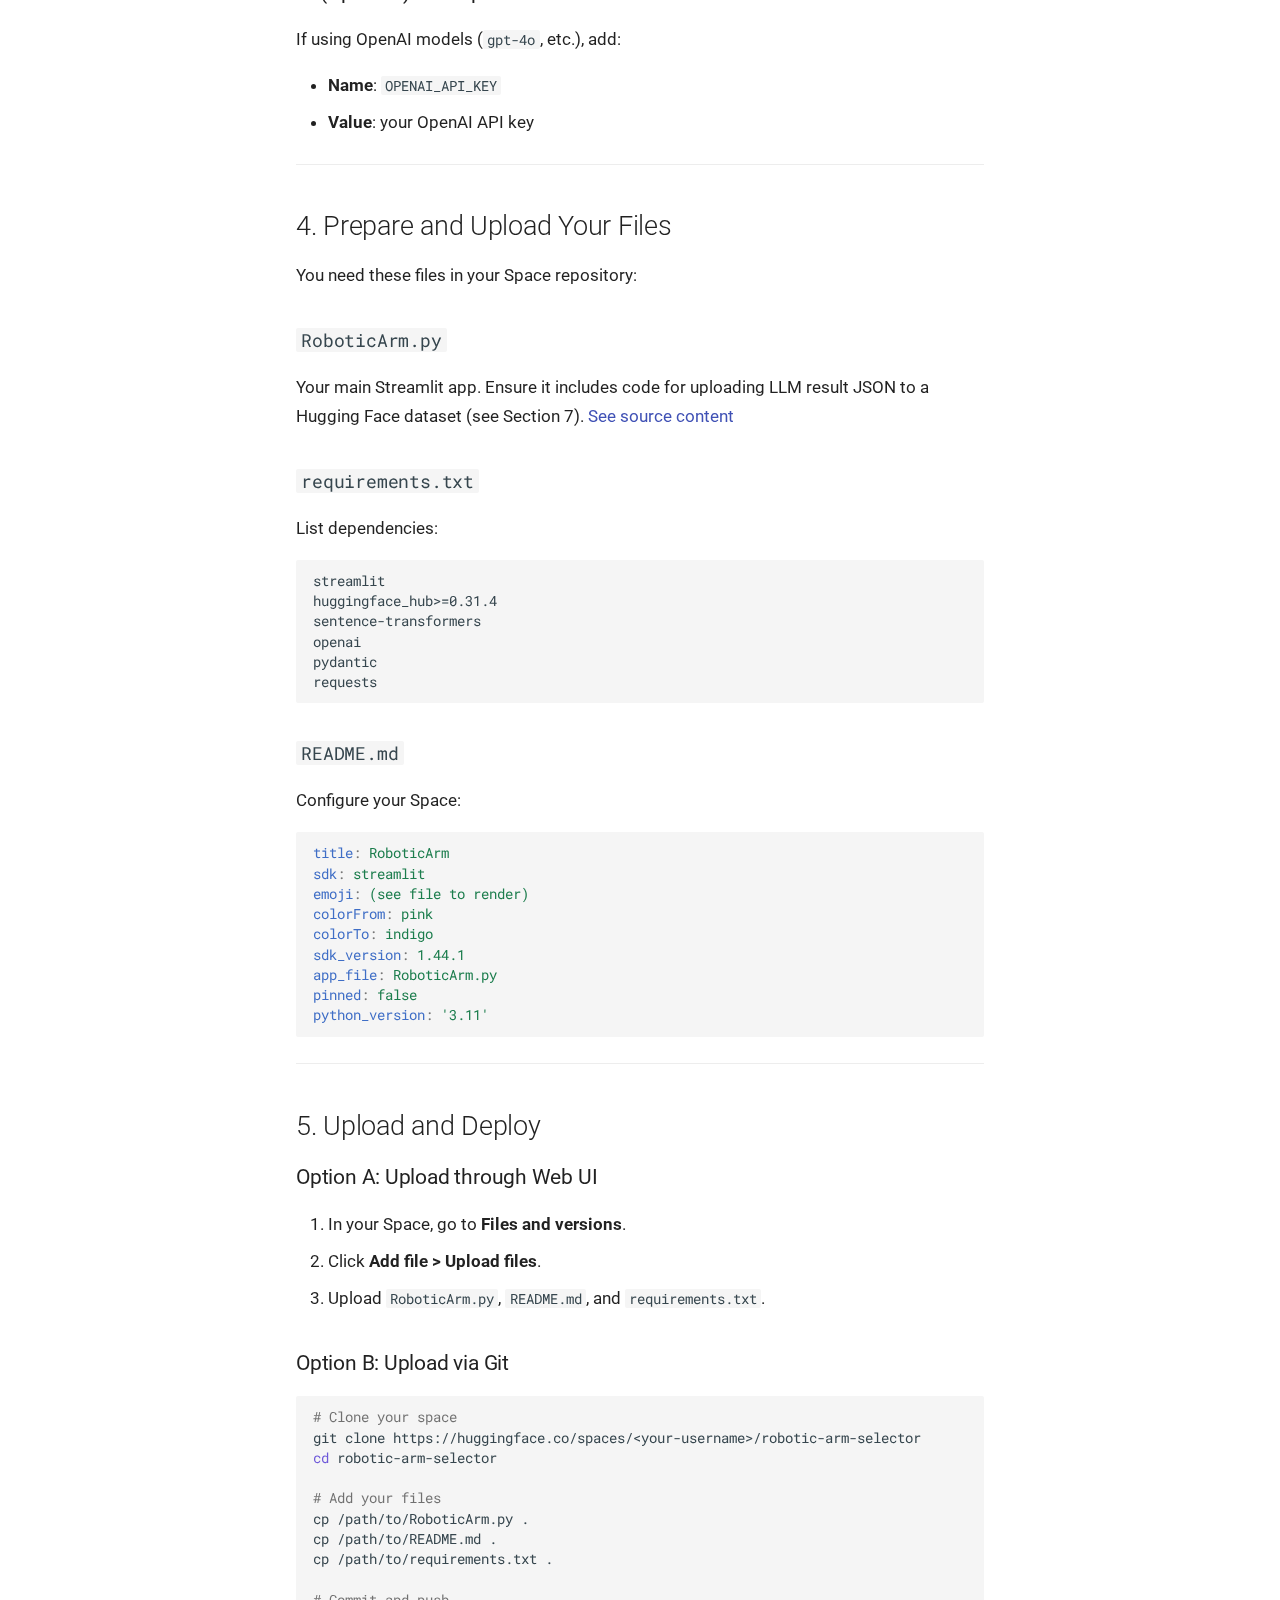
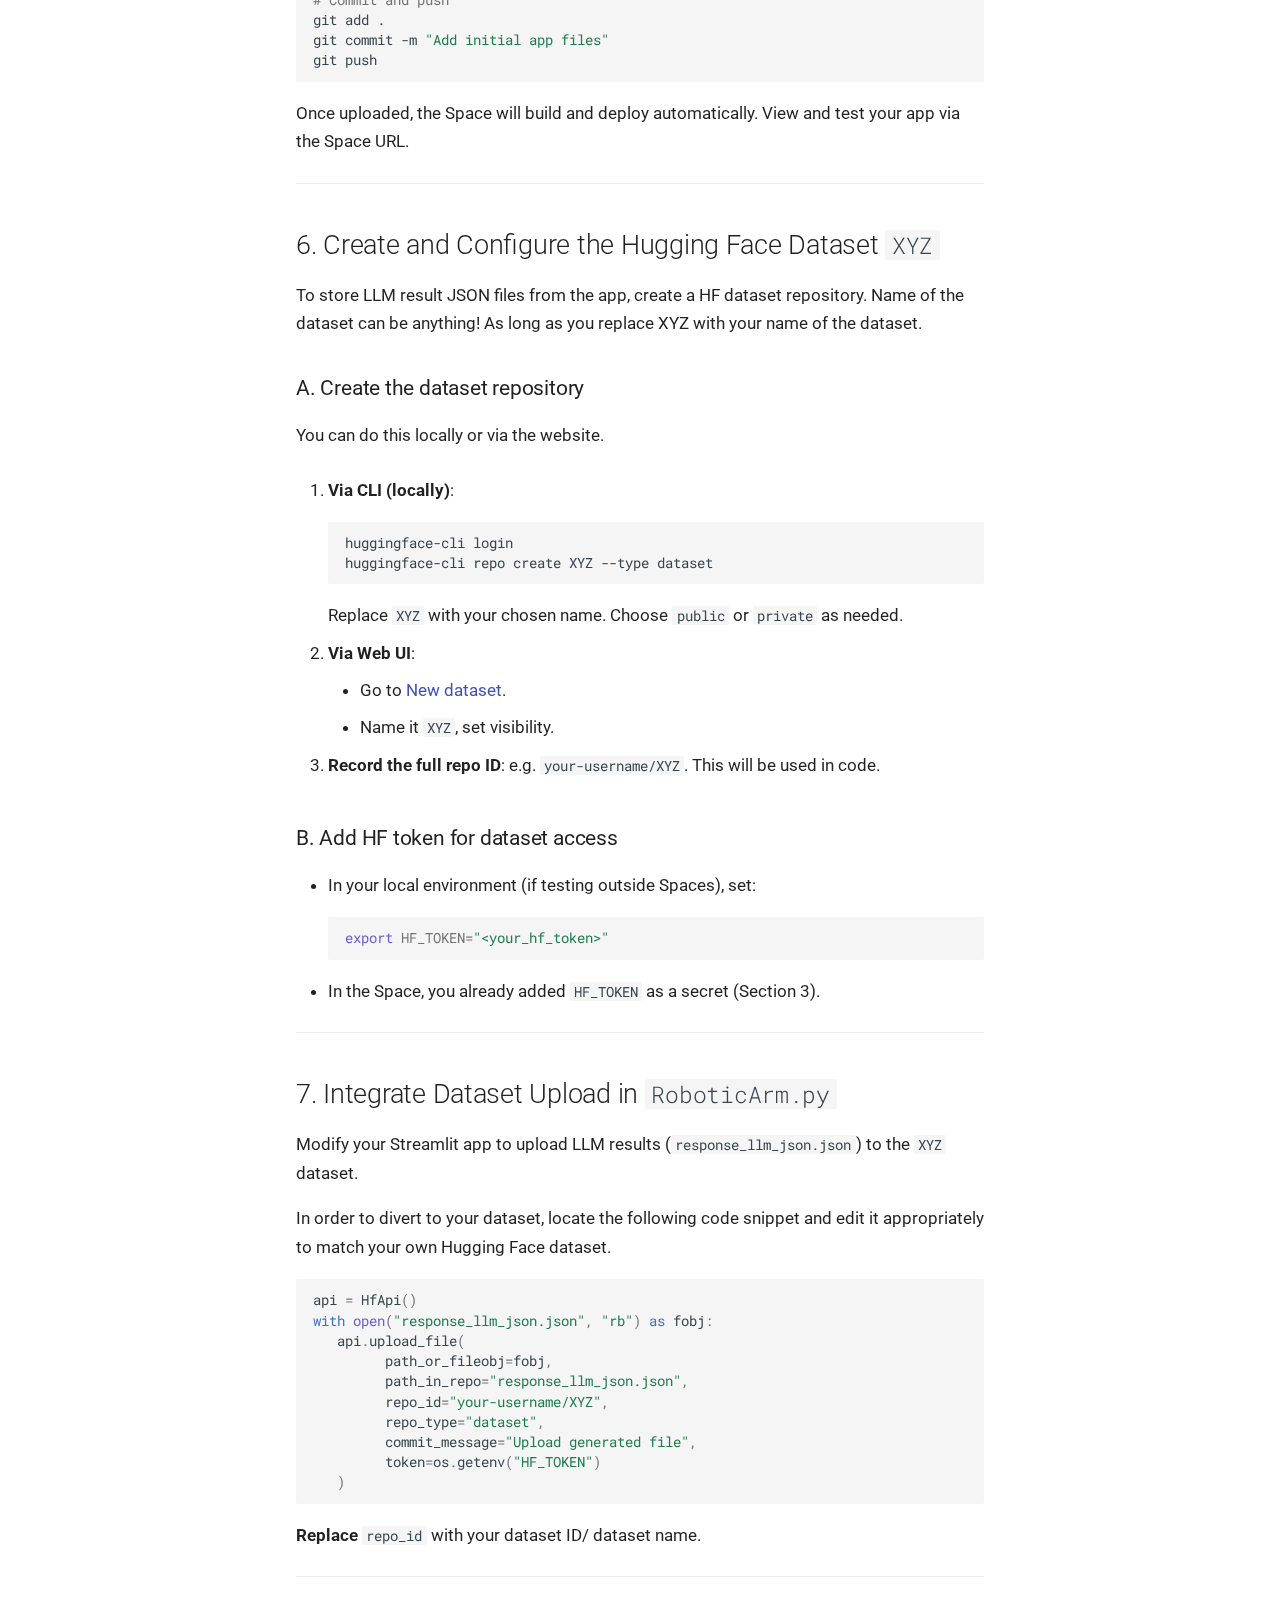
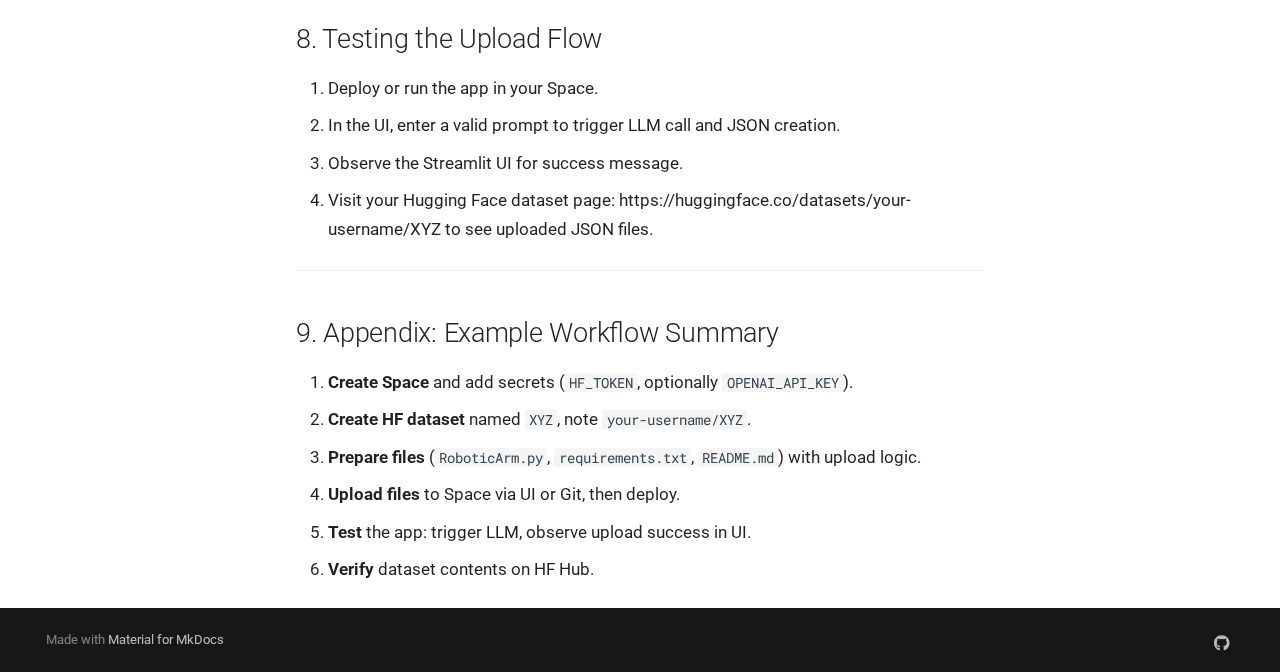
<file: installation/index.html>
<!doctype html>
<html lang="en" class="no-js">
  <head>
    
      <meta charset="utf-8">
      <meta name="viewport" content="width=device-width,initial-scale=1">
      
      
      
      
        <link rel="prev" href="../huggingface/">
      
      
        <link rel="next" href="../unity/">
      
      
      <link rel="icon" href="../assets/images/favicon.png">
      <meta name="generator" content="mkdocs-1.6.1, mkdocs-material-9.6.14">
    
    
      
        <title>Installation - eXRercise sub-project of the MASTER first Open Call (OC)</title>
      
    
    
      <link rel="stylesheet" href="../assets/stylesheets/main.342714a4.min.css">
      
        
        <link rel="stylesheet" href="../assets/stylesheets/palette.06af60db.min.css">
      
      


    
    
      
    
    
      
        
        
        <link rel="preconnect" href="https://fonts.gstatic.com" crossorigin>
        <link rel="stylesheet" href="https://fonts.googleapis.com/css?family=Roboto:300,300i,400,400i,700,700i%7CRoboto+Mono:400,400i,700,700i&display=fallback">
        <style>:root{--md-text-font:"Roboto";--md-code-font:"Roboto Mono"}</style>
      
    
    
      <link rel="stylesheet" href="../stylesheets/extra.css">
    
    <script>__md_scope=new URL("..",location),__md_hash=e=>[...e].reduce(((e,_)=>(e<<5)-e+_.charCodeAt(0)),0),__md_get=(e,_=localStorage,t=__md_scope)=>JSON.parse(_.getItem(t.pathname+"."+e)),__md_set=(e,_,t=localStorage,a=__md_scope)=>{try{t.setItem(a.pathname+"."+e,JSON.stringify(_))}catch(e){}}</script>
    
      

    
    
    
  </head>
  
  
    
    
      
    
    
    
    
    <body dir="ltr" data-md-color-scheme="default" data-md-color-primary="indigo" data-md-color-accent="indigo">
  
    
    <input class="md-toggle" data-md-toggle="drawer" type="checkbox" id="__drawer" autocomplete="off">
    <input class="md-toggle" data-md-toggle="search" type="checkbox" id="__search" autocomplete="off">
    <label class="md-overlay" for="__drawer"></label>
    <div data-md-component="skip">
      
        
        <a href="#robotic-arm-ai-advisor-installation-deployment-guide" class="md-skip">
          Skip to content
        </a>
      
    </div>
    <div data-md-component="announce">
      
    </div>
    
    
      

  

<header class="md-header md-header--shadow" data-md-component="header">
  <nav class="md-header__inner md-grid" aria-label="Header">
    <a href=".." title="eXRercise sub-project of the MASTER first Open Call (OC)" class="md-header__button md-logo" aria-label="eXRercise sub-project of the MASTER first Open Call (OC)" data-md-component="logo">
      
  <img src="../assets/images/logo.png" alt="logo">

    </a>
    <label class="md-header__button md-icon" for="__drawer">
      
      <svg xmlns="http://www.w3.org/2000/svg" viewBox="0 0 24 24"><path d="M3 6h18v2H3zm0 5h18v2H3zm0 5h18v2H3z"/></svg>
    </label>
    <div class="md-header__title" data-md-component="header-title">
      <div class="md-header__ellipsis">
        <div class="md-header__topic">
          <span class="md-ellipsis">
            eXRercise sub-project of the MASTER first Open Call (OC)
          </span>
        </div>
        <div class="md-header__topic" data-md-component="header-topic">
          <span class="md-ellipsis">
            
              Installation
            
          </span>
        </div>
      </div>
    </div>
    
      
        <form class="md-header__option" data-md-component="palette">
  
    
    
    
    <input class="md-option" data-md-color-media="" data-md-color-scheme="default" data-md-color-primary="indigo" data-md-color-accent="indigo"  aria-label="Switch to dark mode"  type="radio" name="__palette" id="__palette_0">
    
      <label class="md-header__button md-icon" title="Switch to dark mode" for="__palette_1" hidden>
        <svg xmlns="http://www.w3.org/2000/svg" viewBox="0 0 24 24"><path d="m17.75 4.09-2.53 1.94.91 3.06-2.63-1.81-2.63 1.81.91-3.06-2.53-1.94L12.44 4l1.06-3 1.06 3zm3.5 6.91-1.64 1.25.59 1.98-1.7-1.17-1.7 1.17.59-1.98L15.75 11l2.06-.05L18.5 9l.69 1.95zm-2.28 4.95c.83-.08 1.72 1.1 1.19 1.85-.32.45-.66.87-1.08 1.27C15.17 23 8.84 23 4.94 19.07c-3.91-3.9-3.91-10.24 0-14.14.4-.4.82-.76 1.27-1.08.75-.53 1.93.36 1.85 1.19-.27 2.86.69 5.83 2.89 8.02a9.96 9.96 0 0 0 8.02 2.89m-1.64 2.02a12.08 12.08 0 0 1-7.8-3.47c-2.17-2.19-3.33-5-3.49-7.82-2.81 3.14-2.7 7.96.31 10.98 3.02 3.01 7.84 3.12 10.98.31"/></svg>
      </label>
    
  
    
    
    
    <input class="md-option" data-md-color-media="" data-md-color-scheme="slate" data-md-color-primary="indigo" data-md-color-accent="indigo"  aria-label="Switch to light mode"  type="radio" name="__palette" id="__palette_1">
    
      <label class="md-header__button md-icon" title="Switch to light mode" for="__palette_0" hidden>
        <svg xmlns="http://www.w3.org/2000/svg" viewBox="0 0 24 24"><path d="M12 7a5 5 0 0 1 5 5 5 5 0 0 1-5 5 5 5 0 0 1-5-5 5 5 0 0 1 5-5m0 2a3 3 0 0 0-3 3 3 3 0 0 0 3 3 3 3 0 0 0 3-3 3 3 0 0 0-3-3m0-7 2.39 3.42C13.65 5.15 12.84 5 12 5s-1.65.15-2.39.42zM3.34 7l4.16-.35A7.2 7.2 0 0 0 5.94 8.5c-.44.74-.69 1.5-.83 2.29zm.02 10 1.76-3.77a7.131 7.131 0 0 0 2.38 4.14zM20.65 7l-1.77 3.79a7.02 7.02 0 0 0-2.38-4.15zm-.01 10-4.14.36c.59-.51 1.12-1.14 1.54-1.86.42-.73.69-1.5.83-2.29zM12 22l-2.41-3.44c.74.27 1.55.44 2.41.44.82 0 1.63-.17 2.37-.44z"/></svg>
      </label>
    
  
</form>
      
    
    
      <script>var palette=__md_get("__palette");if(palette&&palette.color){if("(prefers-color-scheme)"===palette.color.media){var media=matchMedia("(prefers-color-scheme: light)"),input=document.querySelector(media.matches?"[data-md-color-media='(prefers-color-scheme: light)']":"[data-md-color-media='(prefers-color-scheme: dark)']");palette.color.media=input.getAttribute("data-md-color-media"),palette.color.scheme=input.getAttribute("data-md-color-scheme"),palette.color.primary=input.getAttribute("data-md-color-primary"),palette.color.accent=input.getAttribute("data-md-color-accent")}for(var[key,value]of Object.entries(palette.color))document.body.setAttribute("data-md-color-"+key,value)}</script>
    
    
    
      
      
        <label class="md-header__button md-icon" for="__search">
          
          <svg xmlns="http://www.w3.org/2000/svg" viewBox="0 0 24 24"><path d="M9.5 3A6.5 6.5 0 0 1 16 9.5c0 1.61-.59 3.09-1.56 4.23l.27.27h.79l5 5-1.5 1.5-5-5v-.79l-.27-.27A6.52 6.52 0 0 1 9.5 16 6.5 6.5 0 0 1 3 9.5 6.5 6.5 0 0 1 9.5 3m0 2C7 5 5 7 5 9.5S7 14 9.5 14 14 12 14 9.5 12 5 9.5 5"/></svg>
        </label>
        <div class="md-search" data-md-component="search" role="dialog">
  <label class="md-search__overlay" for="__search"></label>
  <div class="md-search__inner" role="search">
    <form class="md-search__form" name="search">
      <input type="text" class="md-search__input" name="query" aria-label="Search" placeholder="Search" autocapitalize="off" autocorrect="off" autocomplete="off" spellcheck="false" data-md-component="search-query" required>
      <label class="md-search__icon md-icon" for="__search">
        
        <svg xmlns="http://www.w3.org/2000/svg" viewBox="0 0 24 24"><path d="M9.5 3A6.5 6.5 0 0 1 16 9.5c0 1.61-.59 3.09-1.56 4.23l.27.27h.79l5 5-1.5 1.5-5-5v-.79l-.27-.27A6.52 6.52 0 0 1 9.5 16 6.5 6.5 0 0 1 3 9.5 6.5 6.5 0 0 1 9.5 3m0 2C7 5 5 7 5 9.5S7 14 9.5 14 14 12 14 9.5 12 5 9.5 5"/></svg>
        
        <svg xmlns="http://www.w3.org/2000/svg" viewBox="0 0 24 24"><path d="M20 11v2H8l5.5 5.5-1.42 1.42L4.16 12l7.92-7.92L13.5 5.5 8 11z"/></svg>
      </label>
      <nav class="md-search__options" aria-label="Search">
        
        <button type="reset" class="md-search__icon md-icon" title="Clear" aria-label="Clear" tabindex="-1">
          
          <svg xmlns="http://www.w3.org/2000/svg" viewBox="0 0 24 24"><path d="M19 6.41 17.59 5 12 10.59 6.41 5 5 6.41 10.59 12 5 17.59 6.41 19 12 13.41 17.59 19 19 17.59 13.41 12z"/></svg>
        </button>
      </nav>
      
    </form>
    <div class="md-search__output">
      <div class="md-search__scrollwrap" tabindex="0" data-md-scrollfix>
        <div class="md-search-result" data-md-component="search-result">
          <div class="md-search-result__meta">
            Initializing search
          </div>
          <ol class="md-search-result__list" role="presentation"></ol>
        </div>
      </div>
    </div>
  </div>
</div>
      
    
    
  </nav>
  
</header>
    
    <div class="md-container" data-md-component="container">
      
      
        
          
        
      
      <main class="md-main" data-md-component="main">
        <div class="md-main__inner md-grid">
          
            
              
              <div class="md-sidebar md-sidebar--primary" data-md-component="sidebar" data-md-type="navigation" >
                <div class="md-sidebar__scrollwrap">
                  <div class="md-sidebar__inner">
                    



<nav class="md-nav md-nav--primary" aria-label="Navigation" data-md-level="0">
  <label class="md-nav__title" for="__drawer">
    <a href=".." title="eXRercise sub-project of the MASTER first Open Call (OC)" class="md-nav__button md-logo" aria-label="eXRercise sub-project of the MASTER first Open Call (OC)" data-md-component="logo">
      
  <img src="../assets/images/logo.png" alt="logo">

    </a>
    eXRercise sub-project of the MASTER first Open Call (OC)
  </label>
  
  <ul class="md-nav__list" data-md-scrollfix>
    
      
      
  
  
  
  
    <li class="md-nav__item">
      <a href=".." class="md-nav__link">
        
  
  
  <span class="md-ellipsis">
    Introduction
    
  </span>
  

      </a>
    </li>
  

    
      
      
  
  
  
  
    <li class="md-nav__item">
      <a href="../huggingface/" class="md-nav__link">
        
  
  
  <span class="md-ellipsis">
    Hugging Face
    
  </span>
  

      </a>
    </li>
  

    
      
      
  
  
    
  
  
  
    <li class="md-nav__item md-nav__item--active">
      
      <input class="md-nav__toggle md-toggle" type="checkbox" id="__toc">
      
      
        
      
      
        <label class="md-nav__link md-nav__link--active" for="__toc">
          
  
  
  <span class="md-ellipsis">
    Installation
    
  </span>
  

          <span class="md-nav__icon md-icon"></span>
        </label>
      
      <a href="./" class="md-nav__link md-nav__link--active">
        
  
  
  <span class="md-ellipsis">
    Installation
    
  </span>
  

      </a>
      
        

<nav class="md-nav md-nav--secondary" aria-label="Table of contents">
  
  
  
    
  
  
    <label class="md-nav__title" for="__toc">
      <span class="md-nav__icon md-icon"></span>
      Table of contents
    </label>
    <ul class="md-nav__list" data-md-component="toc" data-md-scrollfix>
      
        <li class="md-nav__item">
  <a href="#1-prerequisites" class="md-nav__link">
    <span class="md-ellipsis">
      1. Prerequisites
    </span>
  </a>
  
</li>
      
        <li class="md-nav__item">
  <a href="#2-create-a-hugging-face-space" class="md-nav__link">
    <span class="md-ellipsis">
      2. Create a Hugging Face Space
    </span>
  </a>
  
</li>
      
        <li class="md-nav__item">
  <a href="#3-create-and-add-access-tokens" class="md-nav__link">
    <span class="md-ellipsis">
      3. Create and Add Access Tokens
    </span>
  </a>
  
    <nav class="md-nav" aria-label="3. Create and Add Access Tokens">
      <ul class="md-nav__list">
        
          <li class="md-nav__item">
  <a href="#a-create-hugging-face-token-hf_token" class="md-nav__link">
    <span class="md-ellipsis">
      A. Create Hugging Face Token (HF_TOKEN)
    </span>
  </a>
  
</li>
        
          <li class="md-nav__item">
  <a href="#b-add-hugging-face-token-to-space" class="md-nav__link">
    <span class="md-ellipsis">
      B. Add Hugging Face Token to Space
    </span>
  </a>
  
</li>
        
          <li class="md-nav__item">
  <a href="#c-optional-add-openai-token" class="md-nav__link">
    <span class="md-ellipsis">
      C. (Optional) Add OpenAI Token
    </span>
  </a>
  
</li>
        
      </ul>
    </nav>
  
</li>
      
        <li class="md-nav__item">
  <a href="#4-prepare-and-upload-your-files" class="md-nav__link">
    <span class="md-ellipsis">
      4. Prepare and Upload Your Files
    </span>
  </a>
  
    <nav class="md-nav" aria-label="4. Prepare and Upload Your Files">
      <ul class="md-nav__list">
        
          <li class="md-nav__item">
  <a href="#roboticarmpy" class="md-nav__link">
    <span class="md-ellipsis">
      RoboticArm.py
    </span>
  </a>
  
</li>
        
          <li class="md-nav__item">
  <a href="#requirementstxt" class="md-nav__link">
    <span class="md-ellipsis">
      requirements.txt
    </span>
  </a>
  
</li>
        
          <li class="md-nav__item">
  <a href="#readmemd" class="md-nav__link">
    <span class="md-ellipsis">
      README.md
    </span>
  </a>
  
</li>
        
      </ul>
    </nav>
  
</li>
      
        <li class="md-nav__item">
  <a href="#5-upload-and-deploy" class="md-nav__link">
    <span class="md-ellipsis">
      5. Upload and Deploy
    </span>
  </a>
  
    <nav class="md-nav" aria-label="5. Upload and Deploy">
      <ul class="md-nav__list">
        
          <li class="md-nav__item">
  <a href="#option-a-upload-through-web-ui" class="md-nav__link">
    <span class="md-ellipsis">
      Option A: Upload through Web UI
    </span>
  </a>
  
</li>
        
          <li class="md-nav__item">
  <a href="#option-b-upload-via-git" class="md-nav__link">
    <span class="md-ellipsis">
      Option B: Upload via Git
    </span>
  </a>
  
</li>
        
      </ul>
    </nav>
  
</li>
      
        <li class="md-nav__item">
  <a href="#6-create-and-configure-the-hugging-face-dataset-xyz" class="md-nav__link">
    <span class="md-ellipsis">
      6. Create and Configure the Hugging Face Dataset XYZ
    </span>
  </a>
  
    <nav class="md-nav" aria-label="6. Create and Configure the Hugging Face Dataset XYZ">
      <ul class="md-nav__list">
        
          <li class="md-nav__item">
  <a href="#a-create-the-dataset-repository" class="md-nav__link">
    <span class="md-ellipsis">
      A. Create the dataset repository
    </span>
  </a>
  
</li>
        
          <li class="md-nav__item">
  <a href="#b-add-hf-token-for-dataset-access" class="md-nav__link">
    <span class="md-ellipsis">
      B. Add HF token for dataset access
    </span>
  </a>
  
</li>
        
      </ul>
    </nav>
  
</li>
      
        <li class="md-nav__item">
  <a href="#7-integrate-dataset-upload-in-roboticarmpy" class="md-nav__link">
    <span class="md-ellipsis">
      7. Integrate Dataset Upload in RoboticArm.py
    </span>
  </a>
  
</li>
      
        <li class="md-nav__item">
  <a href="#8-testing-the-upload-flow" class="md-nav__link">
    <span class="md-ellipsis">
      8. Testing the Upload Flow
    </span>
  </a>
  
</li>
      
        <li class="md-nav__item">
  <a href="#9-appendix-example-workflow-summary" class="md-nav__link">
    <span class="md-ellipsis">
      9. Appendix: Example Workflow Summary
    </span>
  </a>
  
</li>
      
    </ul>
  
</nav>
      
    </li>
  

    
      
      
  
  
  
  
    <li class="md-nav__item">
      <a href="../unity/" class="md-nav__link">
        
  
  
  <span class="md-ellipsis">
    Unity DLL
    
  </span>
  

      </a>
    </li>
  

    
  </ul>
</nav>
                  </div>
                </div>
              </div>
            
            
              
              <div class="md-sidebar md-sidebar--secondary" data-md-component="sidebar" data-md-type="toc" >
                <div class="md-sidebar__scrollwrap">
                  <div class="md-sidebar__inner">
                    

<nav class="md-nav md-nav--secondary" aria-label="Table of contents">
  
  
  
    
  
  
    <label class="md-nav__title" for="__toc">
      <span class="md-nav__icon md-icon"></span>
      Table of contents
    </label>
    <ul class="md-nav__list" data-md-component="toc" data-md-scrollfix>
      
        <li class="md-nav__item">
  <a href="#1-prerequisites" class="md-nav__link">
    <span class="md-ellipsis">
      1. Prerequisites
    </span>
  </a>
  
</li>
      
        <li class="md-nav__item">
  <a href="#2-create-a-hugging-face-space" class="md-nav__link">
    <span class="md-ellipsis">
      2. Create a Hugging Face Space
    </span>
  </a>
  
</li>
      
        <li class="md-nav__item">
  <a href="#3-create-and-add-access-tokens" class="md-nav__link">
    <span class="md-ellipsis">
      3. Create and Add Access Tokens
    </span>
  </a>
  
    <nav class="md-nav" aria-label="3. Create and Add Access Tokens">
      <ul class="md-nav__list">
        
          <li class="md-nav__item">
  <a href="#a-create-hugging-face-token-hf_token" class="md-nav__link">
    <span class="md-ellipsis">
      A. Create Hugging Face Token (HF_TOKEN)
    </span>
  </a>
  
</li>
        
          <li class="md-nav__item">
  <a href="#b-add-hugging-face-token-to-space" class="md-nav__link">
    <span class="md-ellipsis">
      B. Add Hugging Face Token to Space
    </span>
  </a>
  
</li>
        
          <li class="md-nav__item">
  <a href="#c-optional-add-openai-token" class="md-nav__link">
    <span class="md-ellipsis">
      C. (Optional) Add OpenAI Token
    </span>
  </a>
  
</li>
        
      </ul>
    </nav>
  
</li>
      
        <li class="md-nav__item">
  <a href="#4-prepare-and-upload-your-files" class="md-nav__link">
    <span class="md-ellipsis">
      4. Prepare and Upload Your Files
    </span>
  </a>
  
    <nav class="md-nav" aria-label="4. Prepare and Upload Your Files">
      <ul class="md-nav__list">
        
          <li class="md-nav__item">
  <a href="#roboticarmpy" class="md-nav__link">
    <span class="md-ellipsis">
      RoboticArm.py
    </span>
  </a>
  
</li>
        
          <li class="md-nav__item">
  <a href="#requirementstxt" class="md-nav__link">
    <span class="md-ellipsis">
      requirements.txt
    </span>
  </a>
  
</li>
        
          <li class="md-nav__item">
  <a href="#readmemd" class="md-nav__link">
    <span class="md-ellipsis">
      README.md
    </span>
  </a>
  
</li>
        
      </ul>
    </nav>
  
</li>
      
        <li class="md-nav__item">
  <a href="#5-upload-and-deploy" class="md-nav__link">
    <span class="md-ellipsis">
      5. Upload and Deploy
    </span>
  </a>
  
    <nav class="md-nav" aria-label="5. Upload and Deploy">
      <ul class="md-nav__list">
        
          <li class="md-nav__item">
  <a href="#option-a-upload-through-web-ui" class="md-nav__link">
    <span class="md-ellipsis">
      Option A: Upload through Web UI
    </span>
  </a>
  
</li>
        
          <li class="md-nav__item">
  <a href="#option-b-upload-via-git" class="md-nav__link">
    <span class="md-ellipsis">
      Option B: Upload via Git
    </span>
  </a>
  
</li>
        
      </ul>
    </nav>
  
</li>
      
        <li class="md-nav__item">
  <a href="#6-create-and-configure-the-hugging-face-dataset-xyz" class="md-nav__link">
    <span class="md-ellipsis">
      6. Create and Configure the Hugging Face Dataset XYZ
    </span>
  </a>
  
    <nav class="md-nav" aria-label="6. Create and Configure the Hugging Face Dataset XYZ">
      <ul class="md-nav__list">
        
          <li class="md-nav__item">
  <a href="#a-create-the-dataset-repository" class="md-nav__link">
    <span class="md-ellipsis">
      A. Create the dataset repository
    </span>
  </a>
  
</li>
        
          <li class="md-nav__item">
  <a href="#b-add-hf-token-for-dataset-access" class="md-nav__link">
    <span class="md-ellipsis">
      B. Add HF token for dataset access
    </span>
  </a>
  
</li>
        
      </ul>
    </nav>
  
</li>
      
        <li class="md-nav__item">
  <a href="#7-integrate-dataset-upload-in-roboticarmpy" class="md-nav__link">
    <span class="md-ellipsis">
      7. Integrate Dataset Upload in RoboticArm.py
    </span>
  </a>
  
</li>
      
        <li class="md-nav__item">
  <a href="#8-testing-the-upload-flow" class="md-nav__link">
    <span class="md-ellipsis">
      8. Testing the Upload Flow
    </span>
  </a>
  
</li>
      
        <li class="md-nav__item">
  <a href="#9-appendix-example-workflow-summary" class="md-nav__link">
    <span class="md-ellipsis">
      9. Appendix: Example Workflow Summary
    </span>
  </a>
  
</li>
      
    </ul>
  
</nav>
                  </div>
                </div>
              </div>
            
          
          
            <div class="md-content" data-md-component="content">
              <article class="md-content__inner md-typeset">
                
                  



<h1 id="robotic-arm-ai-advisor-installation-deployment-guide">Robotic Arm &amp; AI Advisor Installation &amp; Deployment Guide<a class="headerlink" href="#robotic-arm-ai-advisor-installation-deployment-guide" title="Permanent link">&para;</a></h1>
<p>This guide walks you through deploying the <strong>Robotic Arm &amp; AI Advisor</strong> Streamlit app to a Hugging Face Space and configuring a Hugging Face dataset <code>XYZ</code> for storing LLM result JSON files.</p>
<hr />
<h2 id="1-prerequisites">1. Prerequisites<a class="headerlink" href="#1-prerequisites" title="Permanent link">&para;</a></h2>
<p>Make sure you have:</p>
<ul>
<li>A <a href="https://huggingface.co/join">Hugging Face account</a></li>
<li><code>git</code> installed on your machine</li>
<li><code>Python &gt;= 3.11</code> installed</li>
<li>A valid Hugging Face token (<code>HF_TOKEN</code>) with write permissions</li>
<li>(Optional) An OpenAI API key (<code>OPENAI_API_KEY</code>) if using OpenAI models</li>
</ul>
<hr />
<h2 id="2-create-a-hugging-face-space">2. Create a Hugging Face Space<a class="headerlink" href="#2-create-a-hugging-face-space" title="Permanent link">&para;</a></h2>
<ol>
<li>Go to <a href="https://huggingface.co/new-space">Create a New Space</a>.</li>
<li>Fill in:<ul>
<li><strong>SDK</strong>: <code>Streamlit</code></li>
<li><strong>Space Name</strong>: e.g., <code>robotic-arm-selector</code></li>
<li><strong>License</strong>: Select one appropriate</li>
<li><strong>Visibility</strong>: <code>Public</code> or <code>Private</code></li>
</ul>
</li>
<li>Click <strong>Create Space</strong>.</li>
</ol>
<hr />
<h2 id="3-create-and-add-access-tokens">3. Create and Add Access Tokens<a class="headerlink" href="#3-create-and-add-access-tokens" title="Permanent link">&para;</a></h2>
<h3 id="a-create-hugging-face-token-hf_token">A. Create Hugging Face Token (<code>HF_TOKEN</code>)<a class="headerlink" href="#a-create-hugging-face-token-hf_token" title="Permanent link">&para;</a></h3>
<ol>
<li>Visit <a href="https://huggingface.co/settings/tokens">Hugging Face Tokens</a>.</li>
<li>Click <strong>New token</strong>, name it <code>HF_TOKEN</code>, set permissions to <strong>Write</strong>.</li>
<li>Copy the generated token securely.</li>
</ol>
<h3 id="b-add-hugging-face-token-to-space">B. Add Hugging Face Token to Space<a class="headerlink" href="#b-add-hugging-face-token-to-space" title="Permanent link">&para;</a></h3>
<ol>
<li>In your Space, go to <strong>Settings &gt; Secrets</strong>.</li>
<li>Add a new secret:</li>
<li><strong>Name</strong>: <code>HF_TOKEN</code></li>
<li><strong>Value</strong>: your copied token</li>
</ol>
<h3 id="c-optional-add-openai-token">C. (Optional) Add OpenAI Token<a class="headerlink" href="#c-optional-add-openai-token" title="Permanent link">&para;</a></h3>
<p>If using OpenAI models (<code>gpt-4o</code>, etc.), add:</p>
<ul>
<li><strong>Name</strong>: <code>OPENAI_API_KEY</code></li>
<li><strong>Value</strong>: your OpenAI API key</li>
</ul>
<hr />
<h2 id="4-prepare-and-upload-your-files">4. Prepare and Upload Your Files<a class="headerlink" href="#4-prepare-and-upload-your-files" title="Permanent link">&para;</a></h2>
<p>You need these files in your Space repository:</p>
<h3 id="roboticarmpy"><code>RoboticArm.py</code><a class="headerlink" href="#roboticarmpy" title="Permanent link">&para;</a></h3>
<p>Your main Streamlit app. Ensure it includes code for uploading LLM result JSON to a Hugging Face dataset (see Section 7). <a href="https://github.com/noesishubpc/master-eXercise/blob/main/RoboticArm.py">See source content</a></p>
<h3 id="requirementstxt"><code>requirements.txt</code><a class="headerlink" href="#requirementstxt" title="Permanent link">&para;</a></h3>
<p>List dependencies:
<div class="highlight"><pre><span></span><code>streamlit
huggingface_hub&gt;=0.31.4
sentence-transformers
openai
pydantic
requests
</code></pre></div></p>
<h3 id="readmemd"><code>README.md</code><a class="headerlink" href="#readmemd" title="Permanent link">&para;</a></h3>
<p>Configure your Space:
<div class="highlight"><pre><span></span><code><span class="nt">title</span><span class="p">:</span><span class="w"> </span><span class="l l-Scalar l-Scalar-Plain">RoboticArm</span>
<span class="nt">sdk</span><span class="p">:</span><span class="w"> </span><span class="l l-Scalar l-Scalar-Plain">streamlit</span>
<span class="nt">emoji</span><span class="p">:</span><span class="w"> </span><span class="l l-Scalar l-Scalar-Plain">(see file to render)</span>
<span class="nt">colorFrom</span><span class="p">:</span><span class="w"> </span><span class="l l-Scalar l-Scalar-Plain">pink</span>
<span class="nt">colorTo</span><span class="p">:</span><span class="w"> </span><span class="l l-Scalar l-Scalar-Plain">indigo</span>
<span class="nt">sdk_version</span><span class="p">:</span><span class="w"> </span><span class="l l-Scalar l-Scalar-Plain">1.44.1</span>
<span class="nt">app_file</span><span class="p">:</span><span class="w"> </span><span class="l l-Scalar l-Scalar-Plain">RoboticArm.py</span>
<span class="nt">pinned</span><span class="p">:</span><span class="w"> </span><span class="l l-Scalar l-Scalar-Plain">false</span>
<span class="nt">python_version</span><span class="p">:</span><span class="w"> </span><span class="s">&#39;3.11&#39;</span>
</code></pre></div></p>
<hr />
<h2 id="5-upload-and-deploy">5. Upload and Deploy<a class="headerlink" href="#5-upload-and-deploy" title="Permanent link">&para;</a></h2>
<h3 id="option-a-upload-through-web-ui">Option A: Upload through Web UI<a class="headerlink" href="#option-a-upload-through-web-ui" title="Permanent link">&para;</a></h3>
<ol>
<li>In your Space, go to <strong>Files and versions</strong>.</li>
<li>Click <strong>Add file &gt; Upload files</strong>.</li>
<li>Upload <code>RoboticArm.py</code>, <code>README.md</code>, and <code>requirements.txt</code>.</li>
</ol>
<h3 id="option-b-upload-via-git">Option B: Upload via Git<a class="headerlink" href="#option-b-upload-via-git" title="Permanent link">&para;</a></h3>
<div class="highlight"><pre><span></span><code><span class="c1"># Clone your space</span>
git<span class="w"> </span>clone<span class="w"> </span>https://huggingface.co/spaces/&lt;your-username&gt;/robotic-arm-selector
<span class="nb">cd</span><span class="w"> </span>robotic-arm-selector

<span class="c1"># Add your files</span>
cp<span class="w"> </span>/path/to/RoboticArm.py<span class="w"> </span>.
cp<span class="w"> </span>/path/to/README.md<span class="w"> </span>.
cp<span class="w"> </span>/path/to/requirements.txt<span class="w"> </span>.

<span class="c1"># Commit and push</span>
git<span class="w"> </span>add<span class="w"> </span>.
git<span class="w"> </span>commit<span class="w"> </span>-m<span class="w"> </span><span class="s2">&quot;Add initial app files&quot;</span>
git<span class="w"> </span>push
</code></pre></div>
<p>Once uploaded, the Space will build and deploy automatically. View and test your app via the Space URL.</p>
<hr />
<h2 id="6-create-and-configure-the-hugging-face-dataset-xyz">6. Create and Configure the Hugging Face Dataset <code>XYZ</code><a class="headerlink" href="#6-create-and-configure-the-hugging-face-dataset-xyz" title="Permanent link">&para;</a></h2>
<p>To store LLM result JSON files from the app, create a HF dataset repository. Name of the dataset can be anything! As long as you replace XYZ with your name of the dataset.</p>
<h3 id="a-create-the-dataset-repository">A. Create the dataset repository<a class="headerlink" href="#a-create-the-dataset-repository" title="Permanent link">&para;</a></h3>
<p>You can do this locally or via the website.</p>
<ol>
<li>
<p><strong>Via CLI (locally)</strong>:
   <div class="highlight"><pre><span></span><code>huggingface-cli<span class="w"> </span>login
huggingface-cli<span class="w"> </span>repo<span class="w"> </span>create<span class="w"> </span>XYZ<span class="w"> </span>--type<span class="w"> </span>dataset
</code></pre></div>
   Replace <code>XYZ</code> with your chosen name. Choose <code>public</code> or <code>private</code> as needed.</p>
</li>
<li>
<p><strong>Via Web UI</strong>:</p>
<ul>
<li>Go to <a href="https://huggingface.co/new-dataset">New dataset</a>.</li>
<li>Name it <code>XYZ</code>, set visibility.</li>
</ul>
</li>
<li>
<p><strong>Record the full repo ID</strong>: e.g. <code>your-username/XYZ</code>. This will be used in code.</p>
</li>
</ol>
<h3 id="b-add-hf-token-for-dataset-access">B. Add HF token for dataset access<a class="headerlink" href="#b-add-hf-token-for-dataset-access" title="Permanent link">&para;</a></h3>
<ul>
<li>In your local environment (if testing outside Spaces), set:
  <div class="highlight"><pre><span></span><code><span class="nb">export</span><span class="w"> </span><span class="nv">HF_TOKEN</span><span class="o">=</span><span class="s2">&quot;&lt;your_hf_token&gt;&quot;</span>
</code></pre></div></li>
<li>In the Space, you already added <code>HF_TOKEN</code> as a secret (Section 3).</li>
</ul>
<hr />
<h2 id="7-integrate-dataset-upload-in-roboticarmpy">7. Integrate Dataset Upload in <code>RoboticArm.py</code><a class="headerlink" href="#7-integrate-dataset-upload-in-roboticarmpy" title="Permanent link">&para;</a></h2>
<p>Modify your Streamlit app to upload LLM results (<code>response_llm_json.json</code>) to the <code>XYZ</code> dataset.</p>
<p>In order to divert to your dataset, locate the following code snippet and edit it appropriately to match your own Hugging Face dataset.</p>
<div class="highlight"><pre><span></span><code><span class="n">api</span> <span class="o">=</span> <span class="n">HfApi</span><span class="p">()</span>
<span class="k">with</span> <span class="nb">open</span><span class="p">(</span><span class="s2">&quot;response_llm_json.json&quot;</span><span class="p">,</span> <span class="s2">&quot;rb&quot;</span><span class="p">)</span> <span class="k">as</span> <span class="n">fobj</span><span class="p">:</span>
   <span class="n">api</span><span class="o">.</span><span class="n">upload_file</span><span class="p">(</span>
         <span class="n">path_or_fileobj</span><span class="o">=</span><span class="n">fobj</span><span class="p">,</span>
         <span class="n">path_in_repo</span><span class="o">=</span><span class="s2">&quot;response_llm_json.json&quot;</span><span class="p">,</span>
         <span class="n">repo_id</span><span class="o">=</span><span class="s2">&quot;your-username/XYZ&quot;</span><span class="p">,</span>
         <span class="n">repo_type</span><span class="o">=</span><span class="s2">&quot;dataset&quot;</span><span class="p">,</span>
         <span class="n">commit_message</span><span class="o">=</span><span class="s2">&quot;Upload generated file&quot;</span><span class="p">,</span>
         <span class="n">token</span><span class="o">=</span><span class="n">os</span><span class="o">.</span><span class="n">getenv</span><span class="p">(</span><span class="s2">&quot;HF_TOKEN&quot;</span><span class="p">)</span>
   <span class="p">)</span>
</code></pre></div>
<p><strong>Replace</strong> <code>repo_id</code> with your dataset ID/ dataset name.</p>
<hr />
<h2 id="8-testing-the-upload-flow">8. Testing the Upload Flow<a class="headerlink" href="#8-testing-the-upload-flow" title="Permanent link">&para;</a></h2>
<ol>
<li>Deploy or run the app in your Space.</li>
<li>In the UI, enter a valid prompt to trigger LLM call and JSON creation.</li>
<li>Observe the Streamlit UI for success message.</li>
<li>Visit your Hugging Face dataset page: https://huggingface.co/datasets/your-username/XYZ to see uploaded JSON files.</li>
</ol>
<hr />
<h2 id="9-appendix-example-workflow-summary">9. Appendix: Example Workflow Summary<a class="headerlink" href="#9-appendix-example-workflow-summary" title="Permanent link">&para;</a></h2>
<ol>
<li><strong>Create Space</strong> and add secrets (<code>HF_TOKEN</code>, optionally <code>OPENAI_API_KEY</code>).</li>
<li><strong>Create HF dataset</strong> named <code>XYZ</code>, note <code>your-username/XYZ</code>.</li>
<li><strong>Prepare files</strong> (<code>RoboticArm.py</code>, <code>requirements.txt</code>, <code>README.md</code>) with upload logic.</li>
<li><strong>Upload files</strong> to Space via UI or Git, then deploy.</li>
<li><strong>Test</strong> the app: trigger LLM, observe upload success in UI.</li>
<li><strong>Verify</strong> dataset contents on HF Hub.</li>
</ol>












                
              </article>
            </div>
          
          
<script>var target=document.getElementById(location.hash.slice(1));target&&target.name&&(target.checked=target.name.startsWith("__tabbed_"))</script>
        </div>
        
          <button type="button" class="md-top md-icon" data-md-component="top" hidden>
  
  <svg xmlns="http://www.w3.org/2000/svg" viewBox="0 0 24 24"><path d="M13 20h-2V8l-5.5 5.5-1.42-1.42L12 4.16l7.92 7.92-1.42 1.42L13 8z"/></svg>
  Back to top
</button>
        
      </main>
      
        <footer class="md-footer">
  
  <div class="md-footer-meta md-typeset">
    <div class="md-footer-meta__inner md-grid">
      <div class="md-copyright">
  
  
    Made with
    <a href="https://squidfunk.github.io/mkdocs-material/" target="_blank" rel="noopener">
      Material for MkDocs
    </a>
  
</div>
      
        <div class="md-social">
  
    
    
    
    
      
      
    
    <a href="https://github.com/noesishubpc/master-eXercise" target="_blank" rel="noopener" title="github.com" class="md-social__link">
      <svg xmlns="http://www.w3.org/2000/svg" viewBox="0 0 496 512"><!--! Font Awesome Free 6.7.2 by @fontawesome - https://fontawesome.com License - https://fontawesome.com/license/free (Icons: CC BY 4.0, Fonts: SIL OFL 1.1, Code: MIT License) Copyright 2024 Fonticons, Inc.--><path d="M165.9 397.4c0 2-2.3 3.6-5.2 3.6-3.3.3-5.6-1.3-5.6-3.6 0-2 2.3-3.6 5.2-3.6 3-.3 5.6 1.3 5.6 3.6m-31.1-4.5c-.7 2 1.3 4.3 4.3 4.9 2.6 1 5.6 0 6.2-2s-1.3-4.3-4.3-5.2c-2.6-.7-5.5.3-6.2 2.3m44.2-1.7c-2.9.7-4.9 2.6-4.6 4.9.3 2 2.9 3.3 5.9 2.6 2.9-.7 4.9-2.6 4.6-4.6-.3-1.9-3-3.2-5.9-2.9M244.8 8C106.1 8 0 113.3 0 252c0 110.9 69.8 205.8 169.5 239.2 12.8 2.3 17.3-5.6 17.3-12.1 0-6.2-.3-40.4-.3-61.4 0 0-70 15-84.7-29.8 0 0-11.4-29.1-27.8-36.6 0 0-22.9-15.7 1.6-15.4 0 0 24.9 2 38.6 25.8 21.9 38.6 58.6 27.5 72.9 20.9 2.3-16 8.8-27.1 16-33.7-55.9-6.2-112.3-14.3-112.3-110.5 0-27.5 7.6-41.3 23.6-58.9-2.6-6.5-11.1-33.3 2.6-67.9 20.9-6.5 69 27 69 27 20-5.6 41.5-8.5 62.8-8.5s42.8 2.9 62.8 8.5c0 0 48.1-33.6 69-27 13.7 34.7 5.2 61.4 2.6 67.9 16 17.7 25.8 31.5 25.8 58.9 0 96.5-58.9 104.2-114.8 110.5 9.2 7.9 17 22.9 17 46.4 0 33.7-.3 75.4-.3 83.6 0 6.5 4.6 14.4 17.3 12.1C428.2 457.8 496 362.9 496 252 496 113.3 383.5 8 244.8 8M97.2 352.9c-1.3 1-1 3.3.7 5.2 1.6 1.6 3.9 2.3 5.2 1 1.3-1 1-3.3-.7-5.2-1.6-1.6-3.9-2.3-5.2-1m-10.8-8.1c-.7 1.3.3 2.9 2.3 3.9 1.6 1 3.6.7 4.3-.7.7-1.3-.3-2.9-2.3-3.9-2-.6-3.6-.3-4.3.7m32.4 35.6c-1.6 1.3-1 4.3 1.3 6.2 2.3 2.3 5.2 2.6 6.5 1 1.3-1.3.7-4.3-1.3-6.2-2.2-2.3-5.2-2.6-6.5-1m-11.4-14.7c-1.6 1-1.6 3.6 0 5.9s4.3 3.3 5.6 2.3c1.6-1.3 1.6-3.9 0-6.2-1.4-2.3-4-3.3-5.6-2"/></svg>
    </a>
  
</div>
      
    </div>
  </div>
</footer>
      
    </div>
    <div class="md-dialog" data-md-component="dialog">
      <div class="md-dialog__inner md-typeset"></div>
    </div>
    
    
    
      
      <script id="__config" type="application/json">{"base": "..", "features": ["navigation.top", "navigation.instant", "header.autohide", "toc.follow"], "search": "../assets/javascripts/workers/search.d50fe291.min.js", "tags": null, "translations": {"clipboard.copied": "Copied to clipboard", "clipboard.copy": "Copy to clipboard", "search.result.more.one": "1 more on this page", "search.result.more.other": "# more on this page", "search.result.none": "No matching documents", "search.result.one": "1 matching document", "search.result.other": "# matching documents", "search.result.placeholder": "Type to start searching", "search.result.term.missing": "Missing", "select.version": "Select version"}, "version": null}</script>
    
    
      <script src="../assets/javascripts/bundle.13a4f30d.min.js"></script>
      
    
  </body>
</html>
</file>
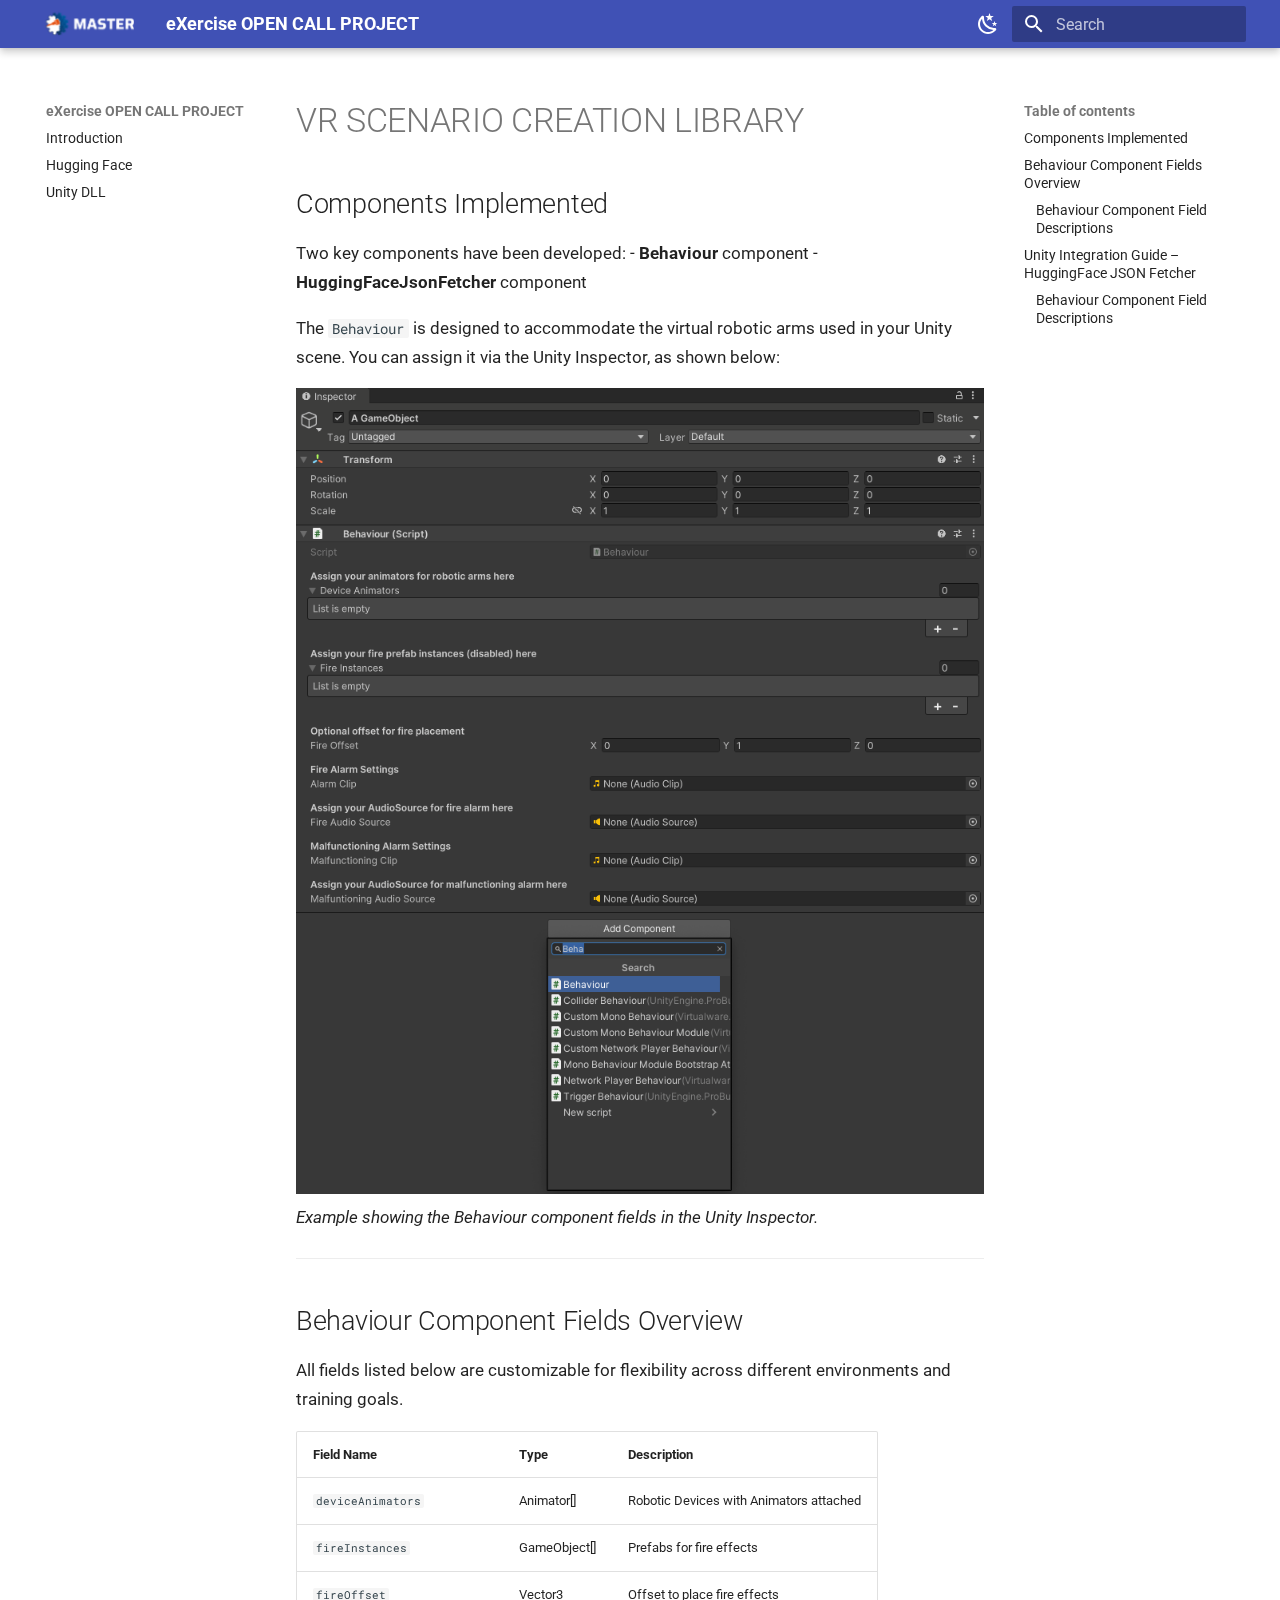
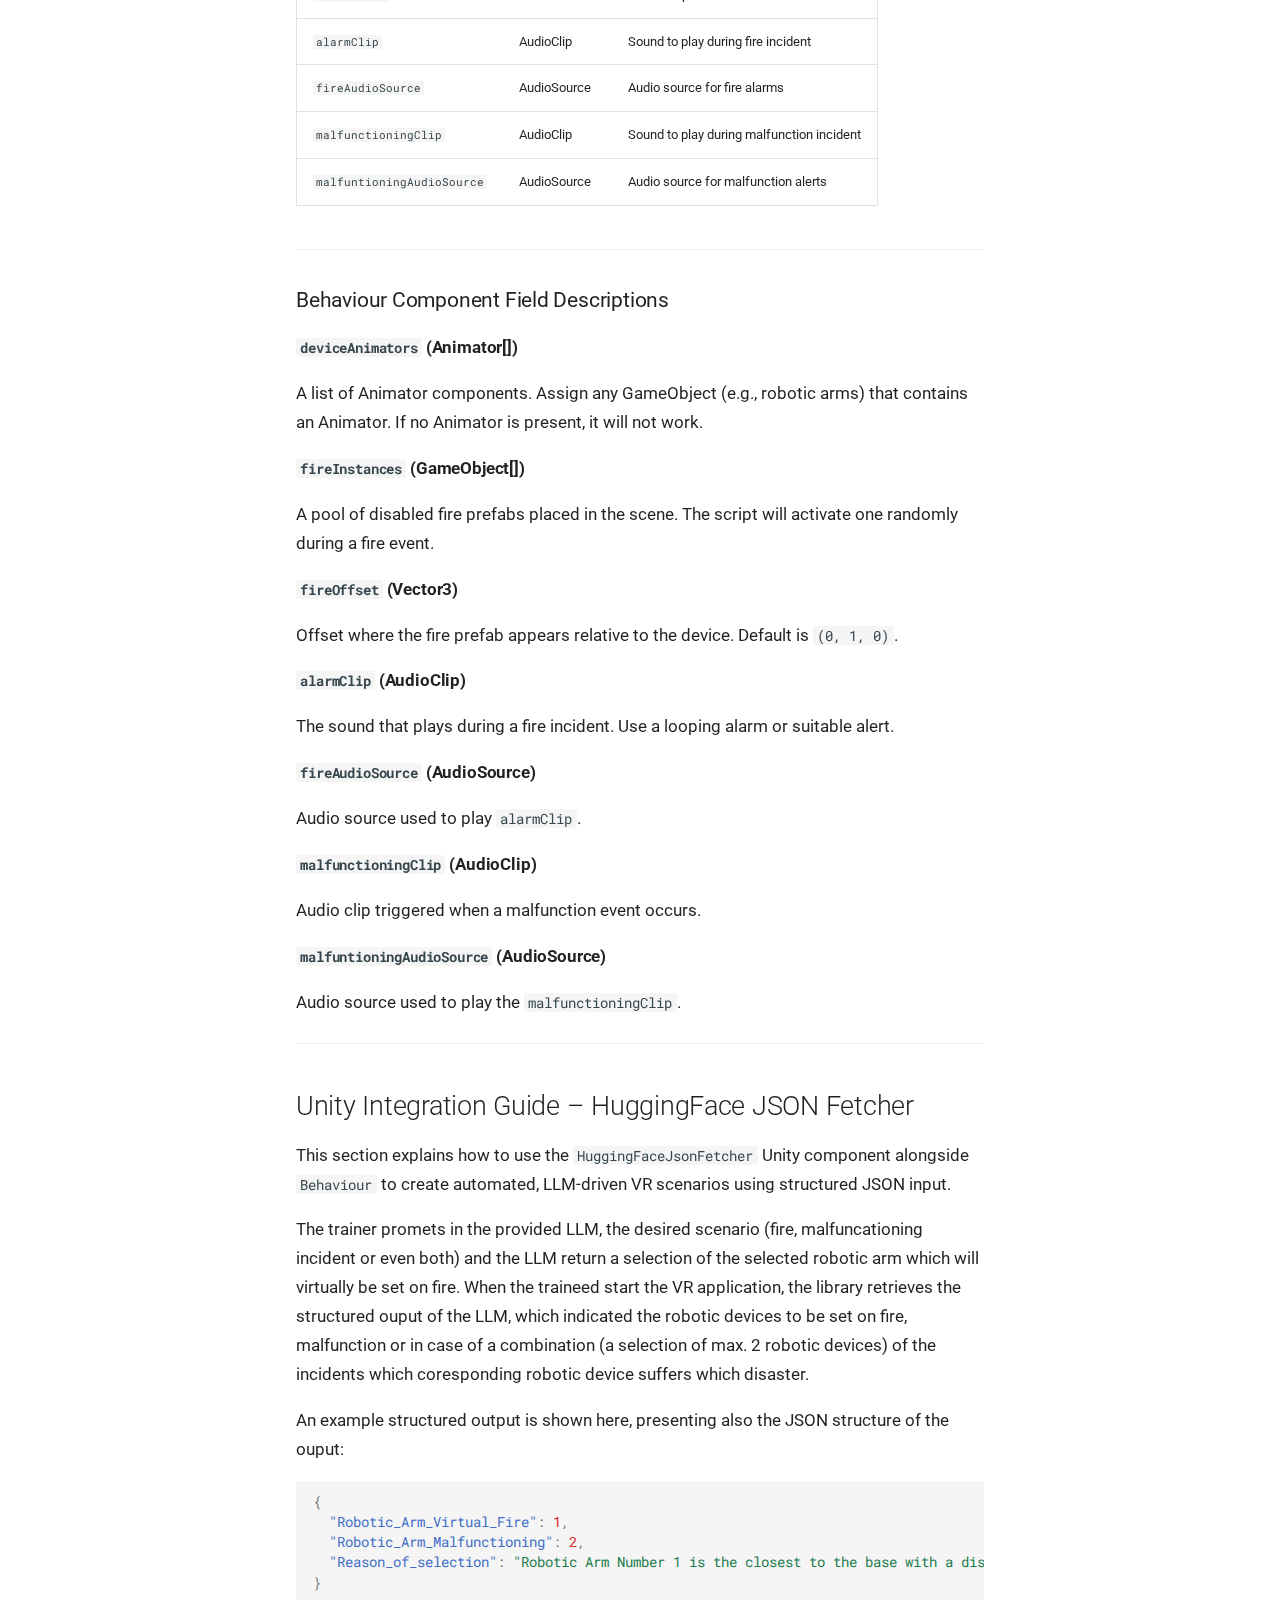
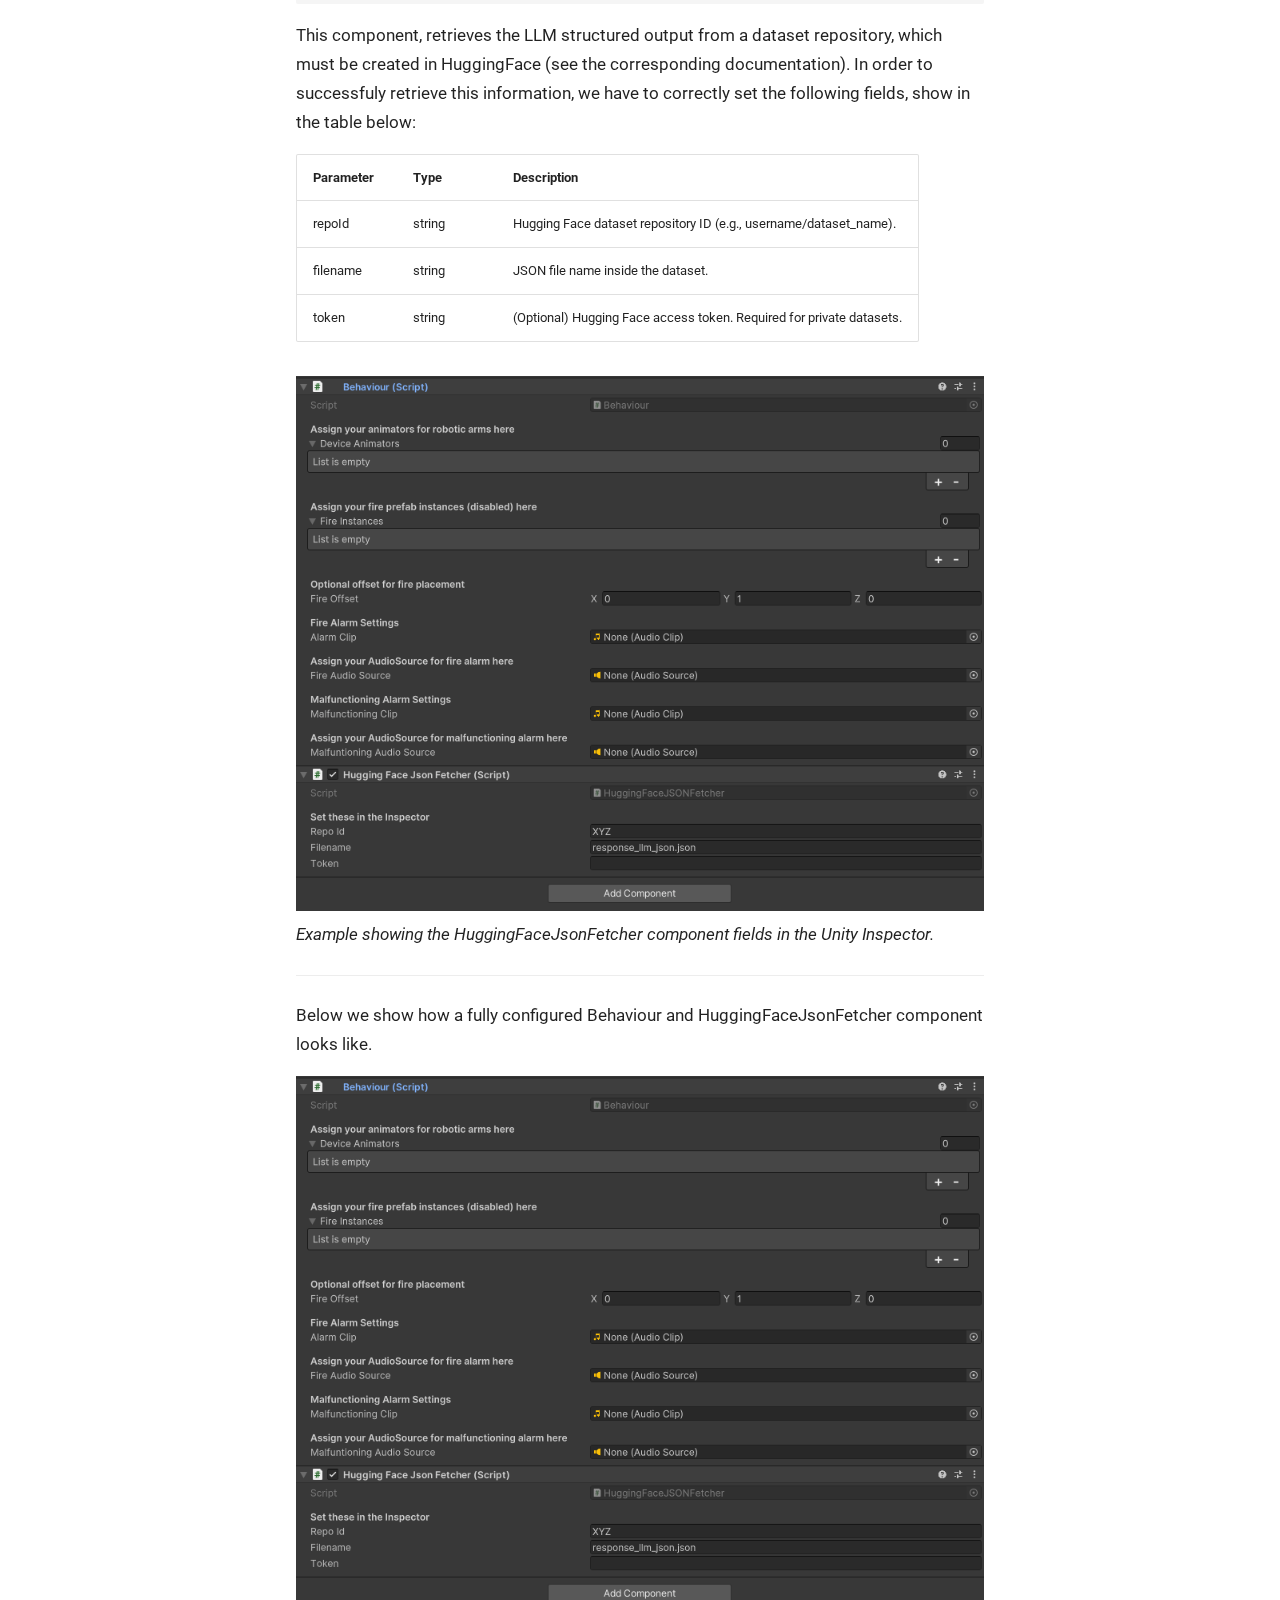
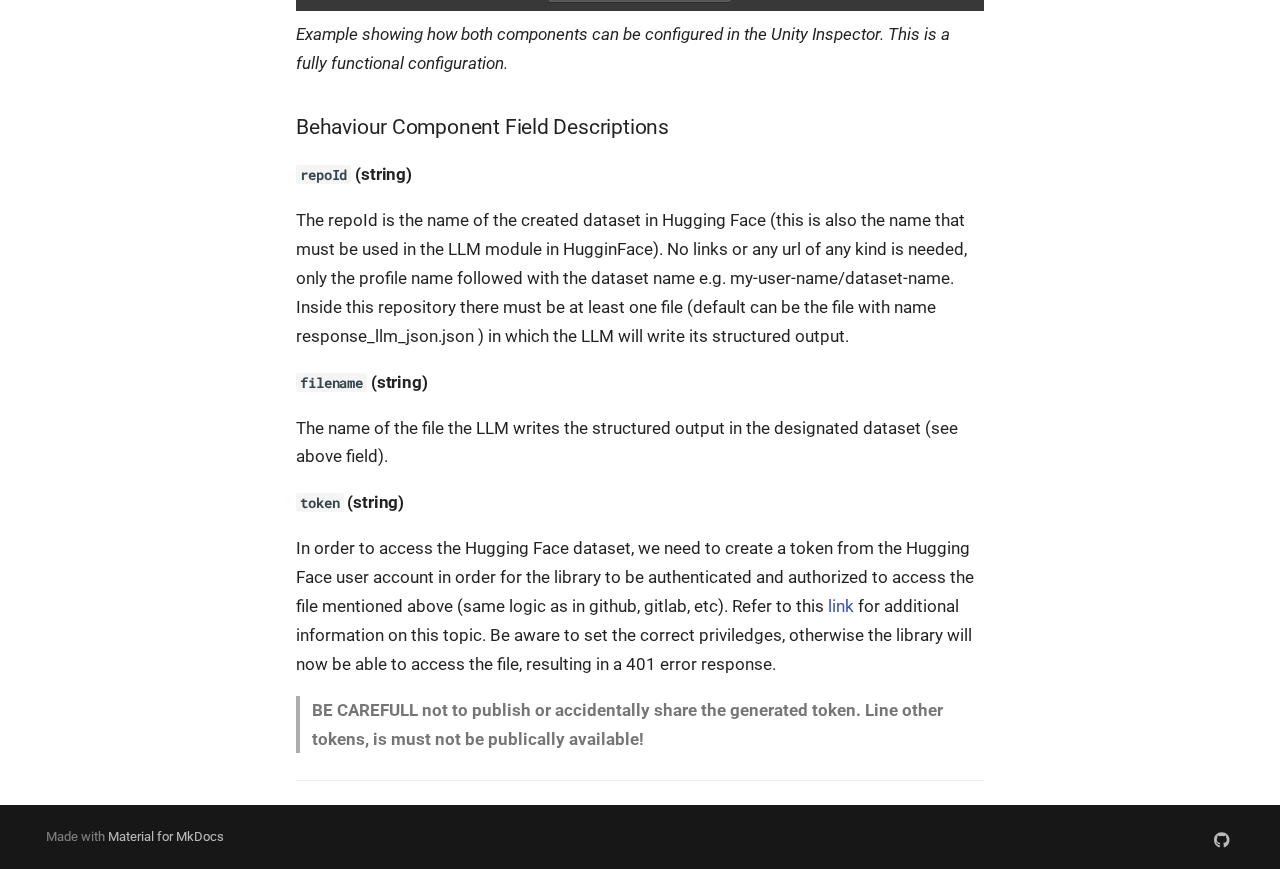
<file: unity copy/index.html>
<!doctype html>
<html lang="en" class="no-js">
  <head>
    
      <meta charset="utf-8">
      <meta name="viewport" content="width=device-width,initial-scale=1">
      
      
      
      
      
      
      <link rel="icon" href="../assets/images/favicon.png">
      <meta name="generator" content="mkdocs-1.6.1, mkdocs-material-9.6.14">
    
    
      
        <title>VR SCENARIO CREATION LIBRARY - eXercise OPEN CALL PROJECT</title>
      
    
    
      <link rel="stylesheet" href="../assets/stylesheets/main.342714a4.min.css">
      
        
        <link rel="stylesheet" href="../assets/stylesheets/palette.06af60db.min.css">
      
      


    
    
      
    
    
      
        
        
        <link rel="preconnect" href="https://fonts.gstatic.com" crossorigin>
        <link rel="stylesheet" href="https://fonts.googleapis.com/css?family=Roboto:300,300i,400,400i,700,700i%7CRoboto+Mono:400,400i,700,700i&display=fallback">
        <style>:root{--md-text-font:"Roboto";--md-code-font:"Roboto Mono"}</style>
      
    
    
      <link rel="stylesheet" href="../stylesheets/extra.css">
    
    <script>__md_scope=new URL("..",location),__md_hash=e=>[...e].reduce(((e,_)=>(e<<5)-e+_.charCodeAt(0)),0),__md_get=(e,_=localStorage,t=__md_scope)=>JSON.parse(_.getItem(t.pathname+"."+e)),__md_set=(e,_,t=localStorage,a=__md_scope)=>{try{t.setItem(a.pathname+"."+e,JSON.stringify(_))}catch(e){}}</script>
    
      

    
    
    
  </head>
  
  
    
    
      
    
    
    
    
    <body dir="ltr" data-md-color-scheme="default" data-md-color-primary="indigo" data-md-color-accent="indigo">
  
    
    <input class="md-toggle" data-md-toggle="drawer" type="checkbox" id="__drawer" autocomplete="off">
    <input class="md-toggle" data-md-toggle="search" type="checkbox" id="__search" autocomplete="off">
    <label class="md-overlay" for="__drawer"></label>
    <div data-md-component="skip">
      
        
        <a href="#vr-scenario-creation-library" class="md-skip">
          Skip to content
        </a>
      
    </div>
    <div data-md-component="announce">
      
    </div>
    
    
      

  

<header class="md-header md-header--shadow" data-md-component="header">
  <nav class="md-header__inner md-grid" aria-label="Header">
    <a href=".." title="eXercise OPEN CALL PROJECT" class="md-header__button md-logo" aria-label="eXercise OPEN CALL PROJECT" data-md-component="logo">
      
  <img src="../assets/images/logo.png" alt="logo">

    </a>
    <label class="md-header__button md-icon" for="__drawer">
      
      <svg xmlns="http://www.w3.org/2000/svg" viewBox="0 0 24 24"><path d="M3 6h18v2H3zm0 5h18v2H3zm0 5h18v2H3z"/></svg>
    </label>
    <div class="md-header__title" data-md-component="header-title">
      <div class="md-header__ellipsis">
        <div class="md-header__topic">
          <span class="md-ellipsis">
            eXercise OPEN CALL PROJECT
          </span>
        </div>
        <div class="md-header__topic" data-md-component="header-topic">
          <span class="md-ellipsis">
            
              VR SCENARIO CREATION LIBRARY
            
          </span>
        </div>
      </div>
    </div>
    
      
        <form class="md-header__option" data-md-component="palette">
  
    
    
    
    <input class="md-option" data-md-color-media="" data-md-color-scheme="default" data-md-color-primary="indigo" data-md-color-accent="indigo"  aria-label="Switch to dark mode"  type="radio" name="__palette" id="__palette_0">
    
      <label class="md-header__button md-icon" title="Switch to dark mode" for="__palette_1" hidden>
        <svg xmlns="http://www.w3.org/2000/svg" viewBox="0 0 24 24"><path d="m17.75 4.09-2.53 1.94.91 3.06-2.63-1.81-2.63 1.81.91-3.06-2.53-1.94L12.44 4l1.06-3 1.06 3zm3.5 6.91-1.64 1.25.59 1.98-1.7-1.17-1.7 1.17.59-1.98L15.75 11l2.06-.05L18.5 9l.69 1.95zm-2.28 4.95c.83-.08 1.72 1.1 1.19 1.85-.32.45-.66.87-1.08 1.27C15.17 23 8.84 23 4.94 19.07c-3.91-3.9-3.91-10.24 0-14.14.4-.4.82-.76 1.27-1.08.75-.53 1.93.36 1.85 1.19-.27 2.86.69 5.83 2.89 8.02a9.96 9.96 0 0 0 8.02 2.89m-1.64 2.02a12.08 12.08 0 0 1-7.8-3.47c-2.17-2.19-3.33-5-3.49-7.82-2.81 3.14-2.7 7.96.31 10.98 3.02 3.01 7.84 3.12 10.98.31"/></svg>
      </label>
    
  
    
    
    
    <input class="md-option" data-md-color-media="" data-md-color-scheme="slate" data-md-color-primary="indigo" data-md-color-accent="indigo"  aria-label="Switch to light mode"  type="radio" name="__palette" id="__palette_1">
    
      <label class="md-header__button md-icon" title="Switch to light mode" for="__palette_0" hidden>
        <svg xmlns="http://www.w3.org/2000/svg" viewBox="0 0 24 24"><path d="M12 7a5 5 0 0 1 5 5 5 5 0 0 1-5 5 5 5 0 0 1-5-5 5 5 0 0 1 5-5m0 2a3 3 0 0 0-3 3 3 3 0 0 0 3 3 3 3 0 0 0 3-3 3 3 0 0 0-3-3m0-7 2.39 3.42C13.65 5.15 12.84 5 12 5s-1.65.15-2.39.42zM3.34 7l4.16-.35A7.2 7.2 0 0 0 5.94 8.5c-.44.74-.69 1.5-.83 2.29zm.02 10 1.76-3.77a7.131 7.131 0 0 0 2.38 4.14zM20.65 7l-1.77 3.79a7.02 7.02 0 0 0-2.38-4.15zm-.01 10-4.14.36c.59-.51 1.12-1.14 1.54-1.86.42-.73.69-1.5.83-2.29zM12 22l-2.41-3.44c.74.27 1.55.44 2.41.44.82 0 1.63-.17 2.37-.44z"/></svg>
      </label>
    
  
</form>
      
    
    
      <script>var palette=__md_get("__palette");if(palette&&palette.color){if("(prefers-color-scheme)"===palette.color.media){var media=matchMedia("(prefers-color-scheme: light)"),input=document.querySelector(media.matches?"[data-md-color-media='(prefers-color-scheme: light)']":"[data-md-color-media='(prefers-color-scheme: dark)']");palette.color.media=input.getAttribute("data-md-color-media"),palette.color.scheme=input.getAttribute("data-md-color-scheme"),palette.color.primary=input.getAttribute("data-md-color-primary"),palette.color.accent=input.getAttribute("data-md-color-accent")}for(var[key,value]of Object.entries(palette.color))document.body.setAttribute("data-md-color-"+key,value)}</script>
    
    
    
      
      
        <label class="md-header__button md-icon" for="__search">
          
          <svg xmlns="http://www.w3.org/2000/svg" viewBox="0 0 24 24"><path d="M9.5 3A6.5 6.5 0 0 1 16 9.5c0 1.61-.59 3.09-1.56 4.23l.27.27h.79l5 5-1.5 1.5-5-5v-.79l-.27-.27A6.52 6.52 0 0 1 9.5 16 6.5 6.5 0 0 1 3 9.5 6.5 6.5 0 0 1 9.5 3m0 2C7 5 5 7 5 9.5S7 14 9.5 14 14 12 14 9.5 12 5 9.5 5"/></svg>
        </label>
        <div class="md-search" data-md-component="search" role="dialog">
  <label class="md-search__overlay" for="__search"></label>
  <div class="md-search__inner" role="search">
    <form class="md-search__form" name="search">
      <input type="text" class="md-search__input" name="query" aria-label="Search" placeholder="Search" autocapitalize="off" autocorrect="off" autocomplete="off" spellcheck="false" data-md-component="search-query" required>
      <label class="md-search__icon md-icon" for="__search">
        
        <svg xmlns="http://www.w3.org/2000/svg" viewBox="0 0 24 24"><path d="M9.5 3A6.5 6.5 0 0 1 16 9.5c0 1.61-.59 3.09-1.56 4.23l.27.27h.79l5 5-1.5 1.5-5-5v-.79l-.27-.27A6.52 6.52 0 0 1 9.5 16 6.5 6.5 0 0 1 3 9.5 6.5 6.5 0 0 1 9.5 3m0 2C7 5 5 7 5 9.5S7 14 9.5 14 14 12 14 9.5 12 5 9.5 5"/></svg>
        
        <svg xmlns="http://www.w3.org/2000/svg" viewBox="0 0 24 24"><path d="M20 11v2H8l5.5 5.5-1.42 1.42L4.16 12l7.92-7.92L13.5 5.5 8 11z"/></svg>
      </label>
      <nav class="md-search__options" aria-label="Search">
        
        <button type="reset" class="md-search__icon md-icon" title="Clear" aria-label="Clear" tabindex="-1">
          
          <svg xmlns="http://www.w3.org/2000/svg" viewBox="0 0 24 24"><path d="M19 6.41 17.59 5 12 10.59 6.41 5 5 6.41 10.59 12 5 17.59 6.41 19 12 13.41 17.59 19 19 17.59 13.41 12z"/></svg>
        </button>
      </nav>
      
    </form>
    <div class="md-search__output">
      <div class="md-search__scrollwrap" tabindex="0" data-md-scrollfix>
        <div class="md-search-result" data-md-component="search-result">
          <div class="md-search-result__meta">
            Initializing search
          </div>
          <ol class="md-search-result__list" role="presentation"></ol>
        </div>
      </div>
    </div>
  </div>
</div>
      
    
    
  </nav>
  
</header>
    
    <div class="md-container" data-md-component="container">
      
      
        
          
        
      
      <main class="md-main" data-md-component="main">
        <div class="md-main__inner md-grid">
          
            
              
              <div class="md-sidebar md-sidebar--primary" data-md-component="sidebar" data-md-type="navigation" >
                <div class="md-sidebar__scrollwrap">
                  <div class="md-sidebar__inner">
                    



<nav class="md-nav md-nav--primary" aria-label="Navigation" data-md-level="0">
  <label class="md-nav__title" for="__drawer">
    <a href=".." title="eXercise OPEN CALL PROJECT" class="md-nav__button md-logo" aria-label="eXercise OPEN CALL PROJECT" data-md-component="logo">
      
  <img src="../assets/images/logo.png" alt="logo">

    </a>
    eXercise OPEN CALL PROJECT
  </label>
  
  <ul class="md-nav__list" data-md-scrollfix>
    
      
      
  
  
  
  
    <li class="md-nav__item">
      <a href=".." class="md-nav__link">
        
  
  
  <span class="md-ellipsis">
    Introduction
    
  </span>
  

      </a>
    </li>
  

    
      
      
  
  
  
  
    <li class="md-nav__item">
      <a href="../huggingface/" class="md-nav__link">
        
  
  
  <span class="md-ellipsis">
    Hugging Face
    
  </span>
  

      </a>
    </li>
  

    
      
      
  
  
  
  
    <li class="md-nav__item">
      <a href="../unity/" class="md-nav__link">
        
  
  
  <span class="md-ellipsis">
    Unity DLL
    
  </span>
  

      </a>
    </li>
  

    
  </ul>
</nav>
                  </div>
                </div>
              </div>
            
            
              
              <div class="md-sidebar md-sidebar--secondary" data-md-component="sidebar" data-md-type="toc" >
                <div class="md-sidebar__scrollwrap">
                  <div class="md-sidebar__inner">
                    

<nav class="md-nav md-nav--secondary" aria-label="Table of contents">
  
  
  
    
  
  
    <label class="md-nav__title" for="__toc">
      <span class="md-nav__icon md-icon"></span>
      Table of contents
    </label>
    <ul class="md-nav__list" data-md-component="toc" data-md-scrollfix>
      
        <li class="md-nav__item">
  <a href="#components-implemented" class="md-nav__link">
    <span class="md-ellipsis">
      Components Implemented
    </span>
  </a>
  
</li>
      
        <li class="md-nav__item">
  <a href="#behaviour-component-fields-overview" class="md-nav__link">
    <span class="md-ellipsis">
      Behaviour Component Fields Overview
    </span>
  </a>
  
    <nav class="md-nav" aria-label="Behaviour Component Fields Overview">
      <ul class="md-nav__list">
        
          <li class="md-nav__item">
  <a href="#behaviour-component-field-descriptions" class="md-nav__link">
    <span class="md-ellipsis">
      Behaviour Component Field Descriptions
    </span>
  </a>
  
</li>
        
      </ul>
    </nav>
  
</li>
      
        <li class="md-nav__item">
  <a href="#unity-integration-guide-huggingface-json-fetcher" class="md-nav__link">
    <span class="md-ellipsis">
      Unity Integration Guide – HuggingFace JSON Fetcher
    </span>
  </a>
  
    <nav class="md-nav" aria-label="Unity Integration Guide – HuggingFace JSON Fetcher">
      <ul class="md-nav__list">
        
          <li class="md-nav__item">
  <a href="#behaviour-component-field-descriptions_1" class="md-nav__link">
    <span class="md-ellipsis">
      Behaviour Component Field Descriptions
    </span>
  </a>
  
</li>
        
      </ul>
    </nav>
  
</li>
      
    </ul>
  
</nav>
                  </div>
                </div>
              </div>
            
          
          
            <div class="md-content" data-md-component="content">
              <article class="md-content__inner md-typeset">
                
                  



<h1 id="vr-scenario-creation-library">VR SCENARIO CREATION LIBRARY<a class="headerlink" href="#vr-scenario-creation-library" title="Permanent link">&para;</a></h1>
<h2 id="components-implemented">Components Implemented<a class="headerlink" href="#components-implemented" title="Permanent link">&para;</a></h2>
<p>Two key components have been developed:
- <strong>Behaviour</strong> component
- <strong>HuggingFaceJsonFetcher</strong> component</p>
<p>The <code>Behaviour</code> is designed to accommodate the virtual robotic arms used in your Unity scene. You can assign it via the Unity Inspector, as shown below:</p>
<p><img alt="Loading Behavior and HuggingFaceJsonFetcher components" src="../assets/images/empty-behaviour.png" />
<em>Example showing the Behaviour component fields in the Unity Inspector.</em></p>
<hr />
<h2 id="behaviour-component-fields-overview">Behaviour Component Fields Overview<a class="headerlink" href="#behaviour-component-fields-overview" title="Permanent link">&para;</a></h2>
<p>All fields listed below are customizable for flexibility across different environments and training goals.</p>
<table>
<thead>
<tr>
<th>Field Name</th>
<th>Type</th>
<th>Description</th>
</tr>
</thead>
<tbody>
<tr>
<td><code>deviceAnimators</code></td>
<td>Animator[]</td>
<td>Robotic Devices with Animators attached</td>
</tr>
<tr>
<td><code>fireInstances</code></td>
<td>GameObject[]</td>
<td>Prefabs for fire effects</td>
</tr>
<tr>
<td><code>fireOffset</code></td>
<td>Vector3</td>
<td>Offset to place fire effects</td>
</tr>
<tr>
<td><code>alarmClip</code></td>
<td>AudioClip</td>
<td>Sound to play during fire incident</td>
</tr>
<tr>
<td><code>fireAudioSource</code></td>
<td>AudioSource</td>
<td>Audio source for fire alarms</td>
</tr>
<tr>
<td><code>malfunctioningClip</code></td>
<td>AudioClip</td>
<td>Sound to play during malfunction incident</td>
</tr>
<tr>
<td><code>malfuntioningAudioSource</code></td>
<td>AudioSource</td>
<td>Audio source for malfunction alerts</td>
</tr>
</tbody>
</table>
<hr />
<h3 id="behaviour-component-field-descriptions">Behaviour Component Field Descriptions<a class="headerlink" href="#behaviour-component-field-descriptions" title="Permanent link">&para;</a></h3>
<h4 id="deviceanimators-animator"><code>deviceAnimators</code> (Animator[])<a class="headerlink" href="#deviceanimators-animator" title="Permanent link">&para;</a></h4>
<p>A list of Animator components. Assign any GameObject (e.g., robotic arms) that contains an Animator. If no Animator is present, it will not work.</p>
<h4 id="fireinstances-gameobject"><code>fireInstances</code> (GameObject[])<a class="headerlink" href="#fireinstances-gameobject" title="Permanent link">&para;</a></h4>
<p>A pool of disabled fire prefabs placed in the scene. The script will activate one randomly during a fire event.</p>
<h4 id="fireoffset-vector3"><code>fireOffset</code> (Vector3)<a class="headerlink" href="#fireoffset-vector3" title="Permanent link">&para;</a></h4>
<p>Offset where the fire prefab appears relative to the device. Default is <code>(0, 1, 0)</code>.</p>
<h4 id="alarmclip-audioclip"><code>alarmClip</code> (AudioClip)<a class="headerlink" href="#alarmclip-audioclip" title="Permanent link">&para;</a></h4>
<p>The sound that plays during a fire incident. Use a looping alarm or suitable alert.</p>
<h4 id="fireaudiosource-audiosource"><code>fireAudioSource</code> (AudioSource)<a class="headerlink" href="#fireaudiosource-audiosource" title="Permanent link">&para;</a></h4>
<p>Audio source used to play <code>alarmClip</code>.</p>
<h4 id="malfunctioningclip-audioclip"><code>malfunctioningClip</code> (AudioClip)<a class="headerlink" href="#malfunctioningclip-audioclip" title="Permanent link">&para;</a></h4>
<p>Audio clip triggered when a malfunction event occurs.</p>
<h4 id="malfuntioningaudiosource-audiosource"><code>malfuntioningAudioSource</code> (AudioSource)<a class="headerlink" href="#malfuntioningaudiosource-audiosource" title="Permanent link">&para;</a></h4>
<p>Audio source used to play the <code>malfunctioningClip</code>.</p>
<hr />
<h2 id="unity-integration-guide-huggingface-json-fetcher">Unity Integration Guide – HuggingFace JSON Fetcher<a class="headerlink" href="#unity-integration-guide-huggingface-json-fetcher" title="Permanent link">&para;</a></h2>
<p>This section explains how to use the <code>HuggingFaceJsonFetcher</code> Unity component alongside <code>Behaviour</code> to create automated, LLM-driven VR scenarios using structured JSON input. </p>
<p>The trainer promets in the provided LLM, the desired scenario (fire, malfuncationing incident or even both) and the LLM return a selection of the selected robotic arm which will virtually be set on fire. 
When the traineed start the VR application, the library retrieves the structured ouput of the LLM, which indicated the robotic devices to be set on fire, malfunction or in case of a combination (a selection of max. 2 robotic devices) of the incidents which coresponding robotic device suffers which disaster.</p>
<p>An example structured output is shown here, presenting also the JSON structure of the ouput:</p>
<div class="highlight"><pre><span></span><code><span class="p">{</span>
<span class="w">  </span><span class="nt">&quot;Robotic_Arm_Virtual_Fire&quot;</span><span class="p">:</span><span class="w"> </span><span class="mi">1</span><span class="p">,</span>
<span class="w">  </span><span class="nt">&quot;Robotic_Arm_Malfunctioning&quot;</span><span class="p">:</span><span class="w"> </span><span class="mi">2</span><span class="p">,</span>
<span class="w">  </span><span class="nt">&quot;Reason_of_selection&quot;</span><span class="p">:</span><span class="w"> </span><span class="s2">&quot;Robotic Arm Number 1 is the closest to the base with a distance of 1.43, which aligns with the description of the virtual fire being &#39;close to the base.&#39; Robotic Arm Number 2, at a distance of 7.79, is the farthest and matches the description of the arm &#39;moving erratically at a far distance,&#39; indicating it is potentially malfunctioning.&quot;</span>
<span class="p">}</span>
</code></pre></div>
<p>This component, retrieves the LLM structured output from a dataset repository, which must be created in HuggingFace (see the corresponding documentation). In order to successfuly retrieve this information, we have to correctly set the following fields, show in the table below:</p>
<table>
<thead>
<tr>
<th>Parameter</th>
<th>Type</th>
<th>Description</th>
</tr>
</thead>
<tbody>
<tr>
<td>repoId</td>
<td>string</td>
<td>Hugging Face dataset repository ID (e.g., username/dataset_name).</td>
</tr>
<tr>
<td>filename</td>
<td>string</td>
<td>JSON file name inside the dataset.</td>
</tr>
<tr>
<td>token</td>
<td>string</td>
<td>(Optional) Hugging Face access token. Required for private datasets.</td>
</tr>
</tbody>
</table>
<p><img alt="Inspector Screenshot" src="../assets/images/huggingface-parameters.png" /><br />
<em>Example showing the HuggingFaceJsonFetcher component fields in the Unity Inspector.</em></p>
<hr />
<p>Below we show how a fully configured Behaviour and HuggingFaceJsonFetcher component looks like.</p>
<p><img alt="Inspector Screenshot" src="../assets/images/huggingface-parameters.png" /><br />
<em>Example showing how both components can be configured in the Unity Inspector. This is a fully functional configuration.</em></p>
<h3 id="behaviour-component-field-descriptions_1">Behaviour Component Field Descriptions<a class="headerlink" href="#behaviour-component-field-descriptions_1" title="Permanent link">&para;</a></h3>
<h4 id="repoid-string"><code>repoId</code> (string)<a class="headerlink" href="#repoid-string" title="Permanent link">&para;</a></h4>
<p>The repoId is the name of the created dataset in Hugging Face (this is also the name that must be used in the LLM module in HugginFace). No links or any url of any kind is needed, only the profile name followed with the dataset name e.g. my-user-name/dataset-name. Inside this repository there must be at least one file (default can be the file with name response_llm_json.json
) in which the LLM will write its structured output.</p>
<h4 id="filename-string"><code>filename</code> (string)<a class="headerlink" href="#filename-string" title="Permanent link">&para;</a></h4>
<p>The name of the file the LLM writes the structured output in the designated dataset (see above field).</p>
<h4 id="token-string"><code>token</code> (string)<a class="headerlink" href="#token-string" title="Permanent link">&para;</a></h4>
<p>In order to access the Hugging Face dataset, we need to create a token from the Hugging Face user account in order for the library to be authenticated and authorized to access the file mentioned above (same logic as in github, gitlab, etc). Refer to this <a href="https://huggingface.co/docs/hub/en/security-tokens">link</a> for additional information on this topic. Be aware to set the correct priviledges, otherwise the library will now be able to access the file, resulting in a 401 error response.</p>
<blockquote>
<p><strong>BE CAREFULL not to publish or accidentally share the generated token. Line other tokens, is must not be publically available!</strong></p>
</blockquote>
<hr />












                
              </article>
            </div>
          
          
<script>var target=document.getElementById(location.hash.slice(1));target&&target.name&&(target.checked=target.name.startsWith("__tabbed_"))</script>
        </div>
        
          <button type="button" class="md-top md-icon" data-md-component="top" hidden>
  
  <svg xmlns="http://www.w3.org/2000/svg" viewBox="0 0 24 24"><path d="M13 20h-2V8l-5.5 5.5-1.42-1.42L12 4.16l7.92 7.92-1.42 1.42L13 8z"/></svg>
  Back to top
</button>
        
      </main>
      
        <footer class="md-footer">
  
  <div class="md-footer-meta md-typeset">
    <div class="md-footer-meta__inner md-grid">
      <div class="md-copyright">
  
  
    Made with
    <a href="https://squidfunk.github.io/mkdocs-material/" target="_blank" rel="noopener">
      Material for MkDocs
    </a>
  
</div>
      
        <div class="md-social">
  
    
    
    
    
      
      
    
    <a href="https://github.com/your-repo" target="_blank" rel="noopener" title="github.com" class="md-social__link">
      <svg xmlns="http://www.w3.org/2000/svg" viewBox="0 0 496 512"><!--! Font Awesome Free 6.7.2 by @fontawesome - https://fontawesome.com License - https://fontawesome.com/license/free (Icons: CC BY 4.0, Fonts: SIL OFL 1.1, Code: MIT License) Copyright 2024 Fonticons, Inc.--><path d="M165.9 397.4c0 2-2.3 3.6-5.2 3.6-3.3.3-5.6-1.3-5.6-3.6 0-2 2.3-3.6 5.2-3.6 3-.3 5.6 1.3 5.6 3.6m-31.1-4.5c-.7 2 1.3 4.3 4.3 4.9 2.6 1 5.6 0 6.2-2s-1.3-4.3-4.3-5.2c-2.6-.7-5.5.3-6.2 2.3m44.2-1.7c-2.9.7-4.9 2.6-4.6 4.9.3 2 2.9 3.3 5.9 2.6 2.9-.7 4.9-2.6 4.6-4.6-.3-1.9-3-3.2-5.9-2.9M244.8 8C106.1 8 0 113.3 0 252c0 110.9 69.8 205.8 169.5 239.2 12.8 2.3 17.3-5.6 17.3-12.1 0-6.2-.3-40.4-.3-61.4 0 0-70 15-84.7-29.8 0 0-11.4-29.1-27.8-36.6 0 0-22.9-15.7 1.6-15.4 0 0 24.9 2 38.6 25.8 21.9 38.6 58.6 27.5 72.9 20.9 2.3-16 8.8-27.1 16-33.7-55.9-6.2-112.3-14.3-112.3-110.5 0-27.5 7.6-41.3 23.6-58.9-2.6-6.5-11.1-33.3 2.6-67.9 20.9-6.5 69 27 69 27 20-5.6 41.5-8.5 62.8-8.5s42.8 2.9 62.8 8.5c0 0 48.1-33.6 69-27 13.7 34.7 5.2 61.4 2.6 67.9 16 17.7 25.8 31.5 25.8 58.9 0 96.5-58.9 104.2-114.8 110.5 9.2 7.9 17 22.9 17 46.4 0 33.7-.3 75.4-.3 83.6 0 6.5 4.6 14.4 17.3 12.1C428.2 457.8 496 362.9 496 252 496 113.3 383.5 8 244.8 8M97.2 352.9c-1.3 1-1 3.3.7 5.2 1.6 1.6 3.9 2.3 5.2 1 1.3-1 1-3.3-.7-5.2-1.6-1.6-3.9-2.3-5.2-1m-10.8-8.1c-.7 1.3.3 2.9 2.3 3.9 1.6 1 3.6.7 4.3-.7.7-1.3-.3-2.9-2.3-3.9-2-.6-3.6-.3-4.3.7m32.4 35.6c-1.6 1.3-1 4.3 1.3 6.2 2.3 2.3 5.2 2.6 6.5 1 1.3-1.3.7-4.3-1.3-6.2-2.2-2.3-5.2-2.6-6.5-1m-11.4-14.7c-1.6 1-1.6 3.6 0 5.9s4.3 3.3 5.6 2.3c1.6-1.3 1.6-3.9 0-6.2-1.4-2.3-4-3.3-5.6-2"/></svg>
    </a>
  
</div>
      
    </div>
  </div>
</footer>
      
    </div>
    <div class="md-dialog" data-md-component="dialog">
      <div class="md-dialog__inner md-typeset"></div>
    </div>
    
    
    
      
      <script id="__config" type="application/json">{"base": "..", "features": ["navigation.top", "navigation.instant", "header.autohide", "toc.follow"], "search": "../assets/javascripts/workers/search.d50fe291.min.js", "tags": null, "translations": {"clipboard.copied": "Copied to clipboard", "clipboard.copy": "Copy to clipboard", "search.result.more.one": "1 more on this page", "search.result.more.other": "# more on this page", "search.result.none": "No matching documents", "search.result.one": "1 matching document", "search.result.other": "# matching documents", "search.result.placeholder": "Type to start searching", "search.result.term.missing": "Missing", "select.version": "Select version"}, "version": null}</script>
    
    
      <script src="../assets/javascripts/bundle.13a4f30d.min.js"></script>
      
    
  </body>
</html>
</file>
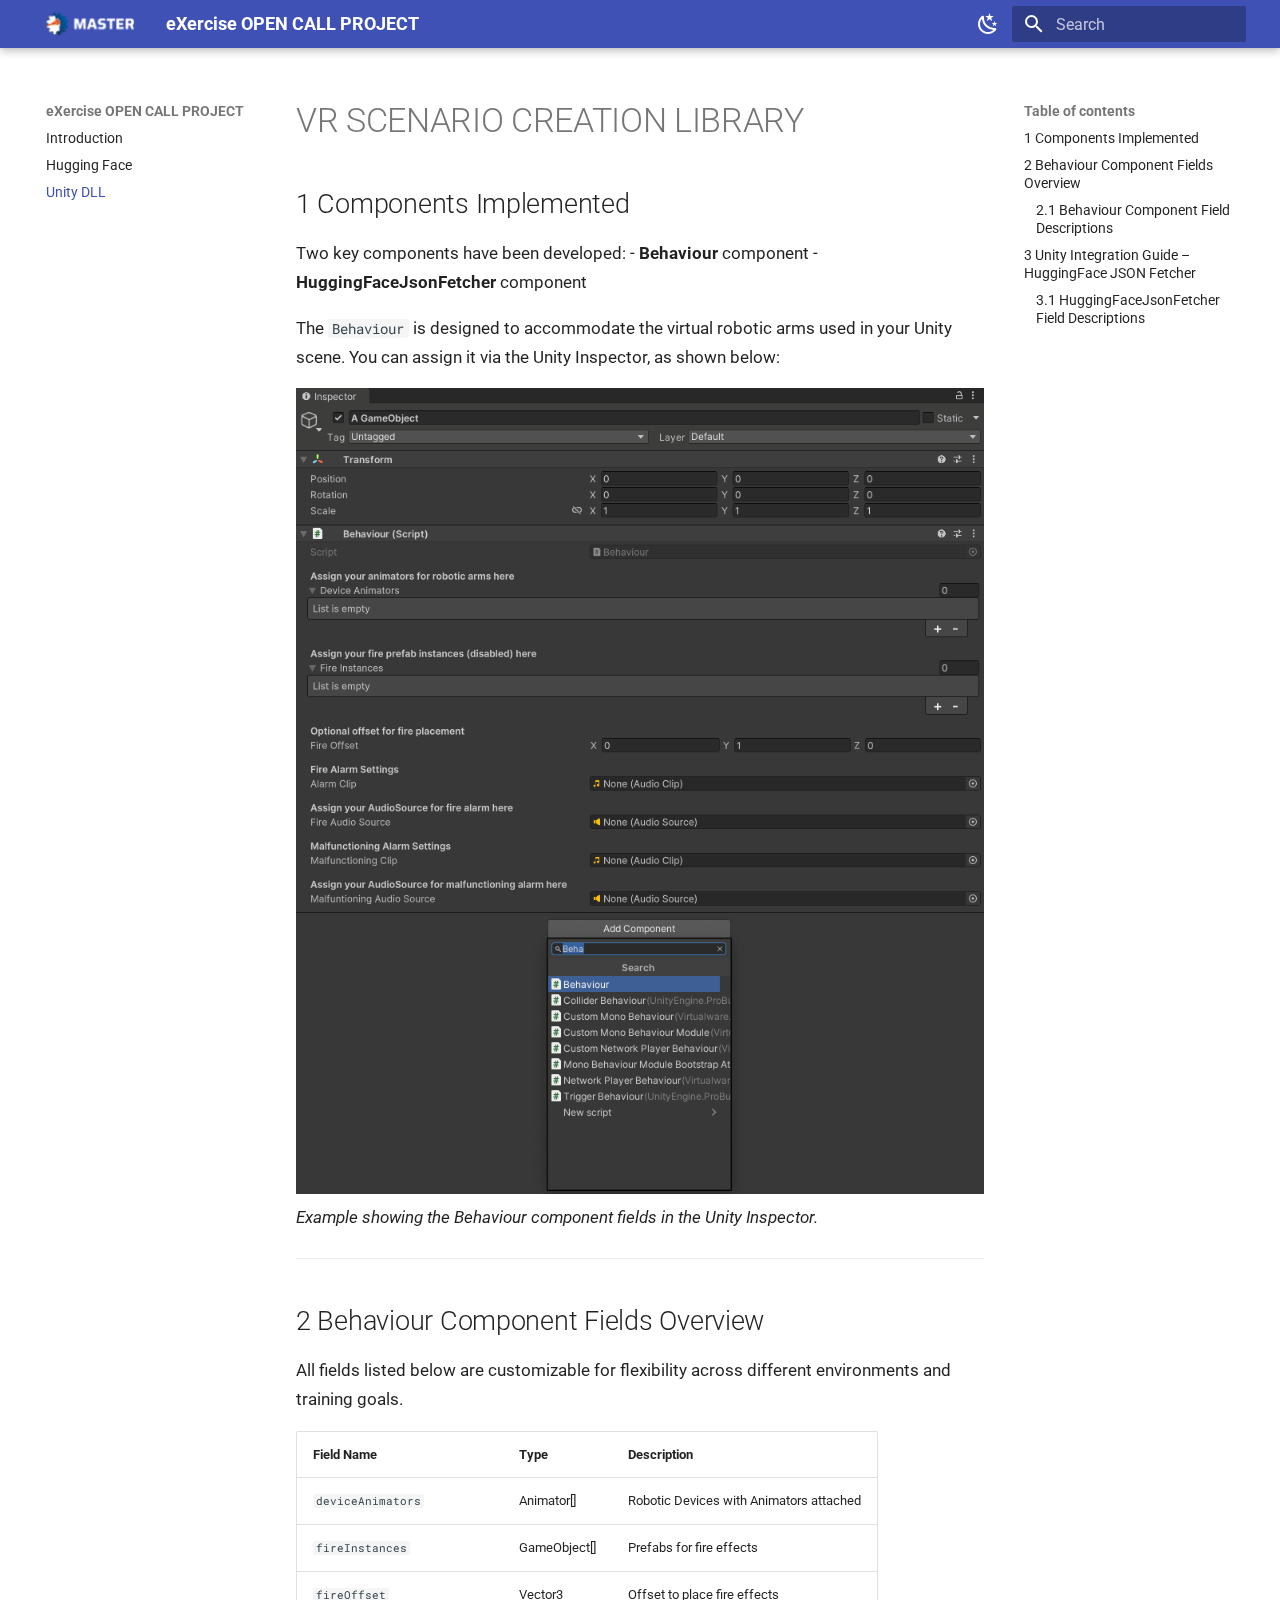
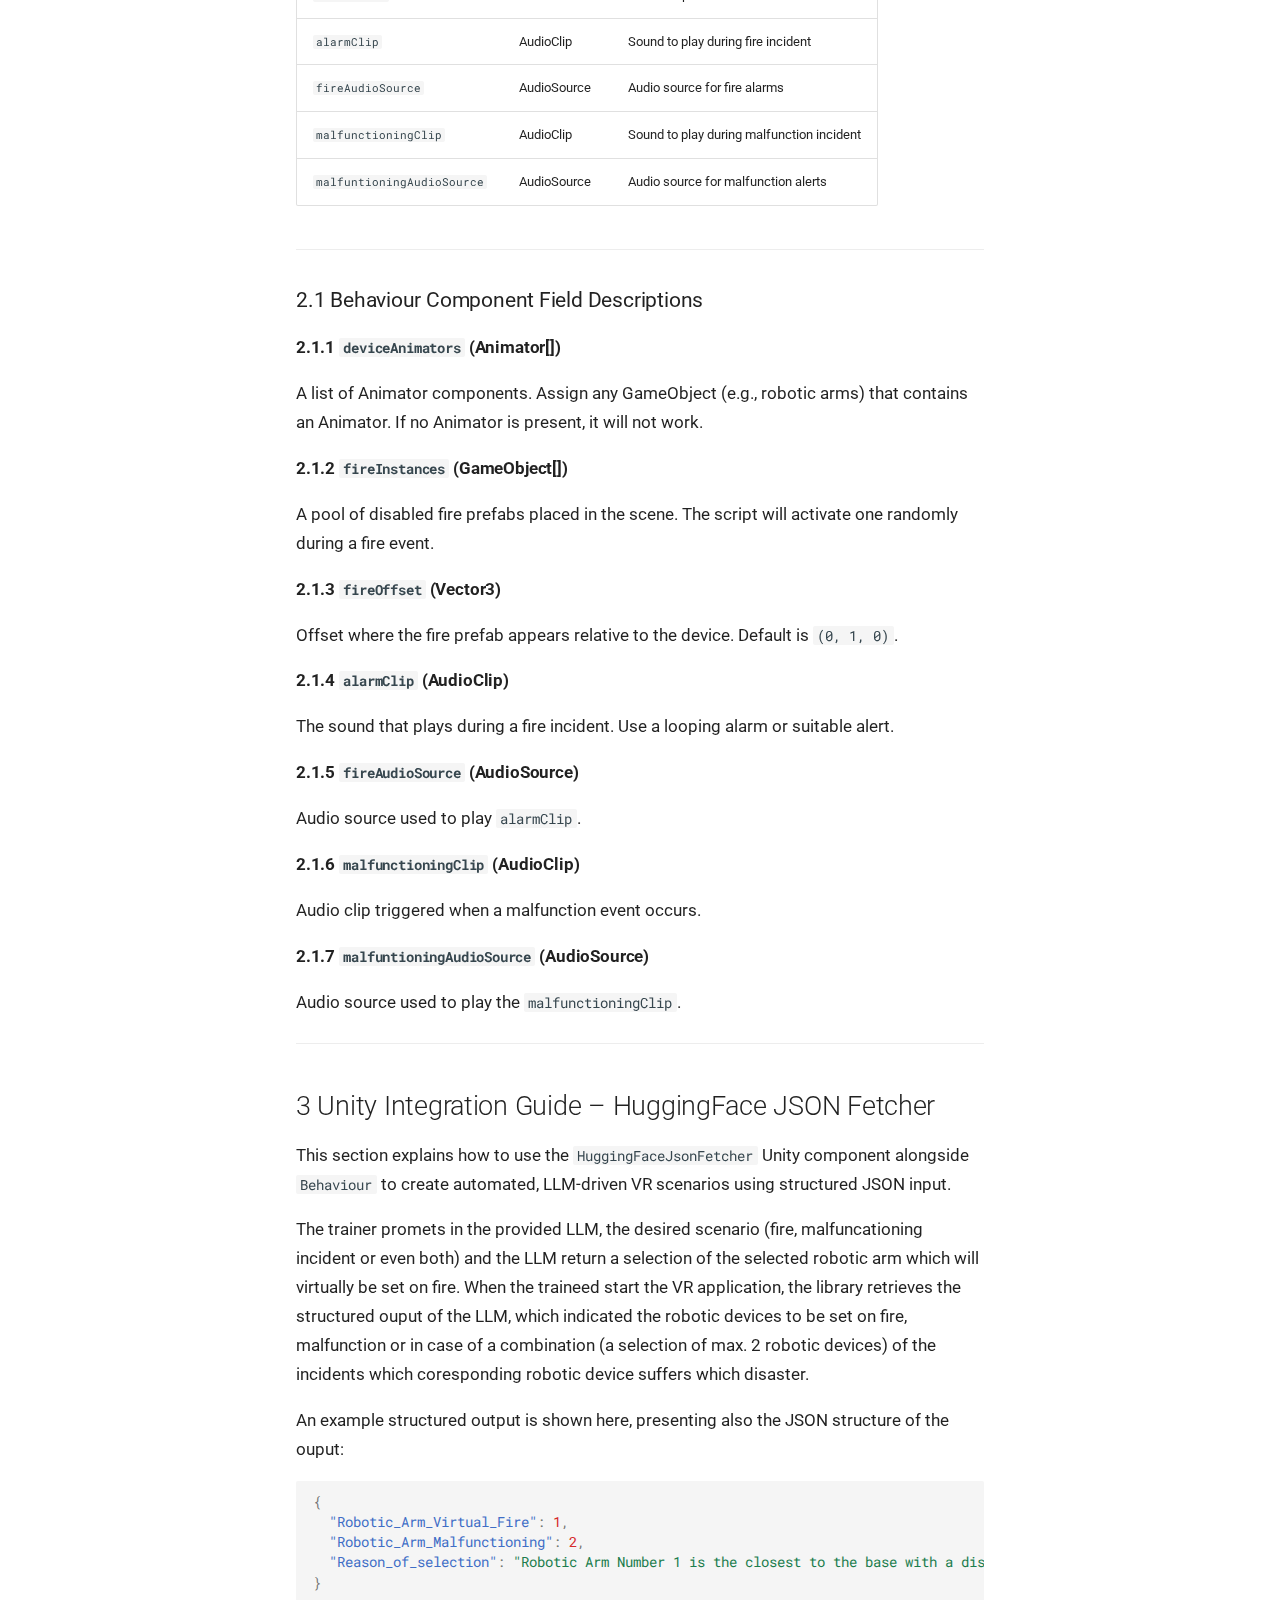
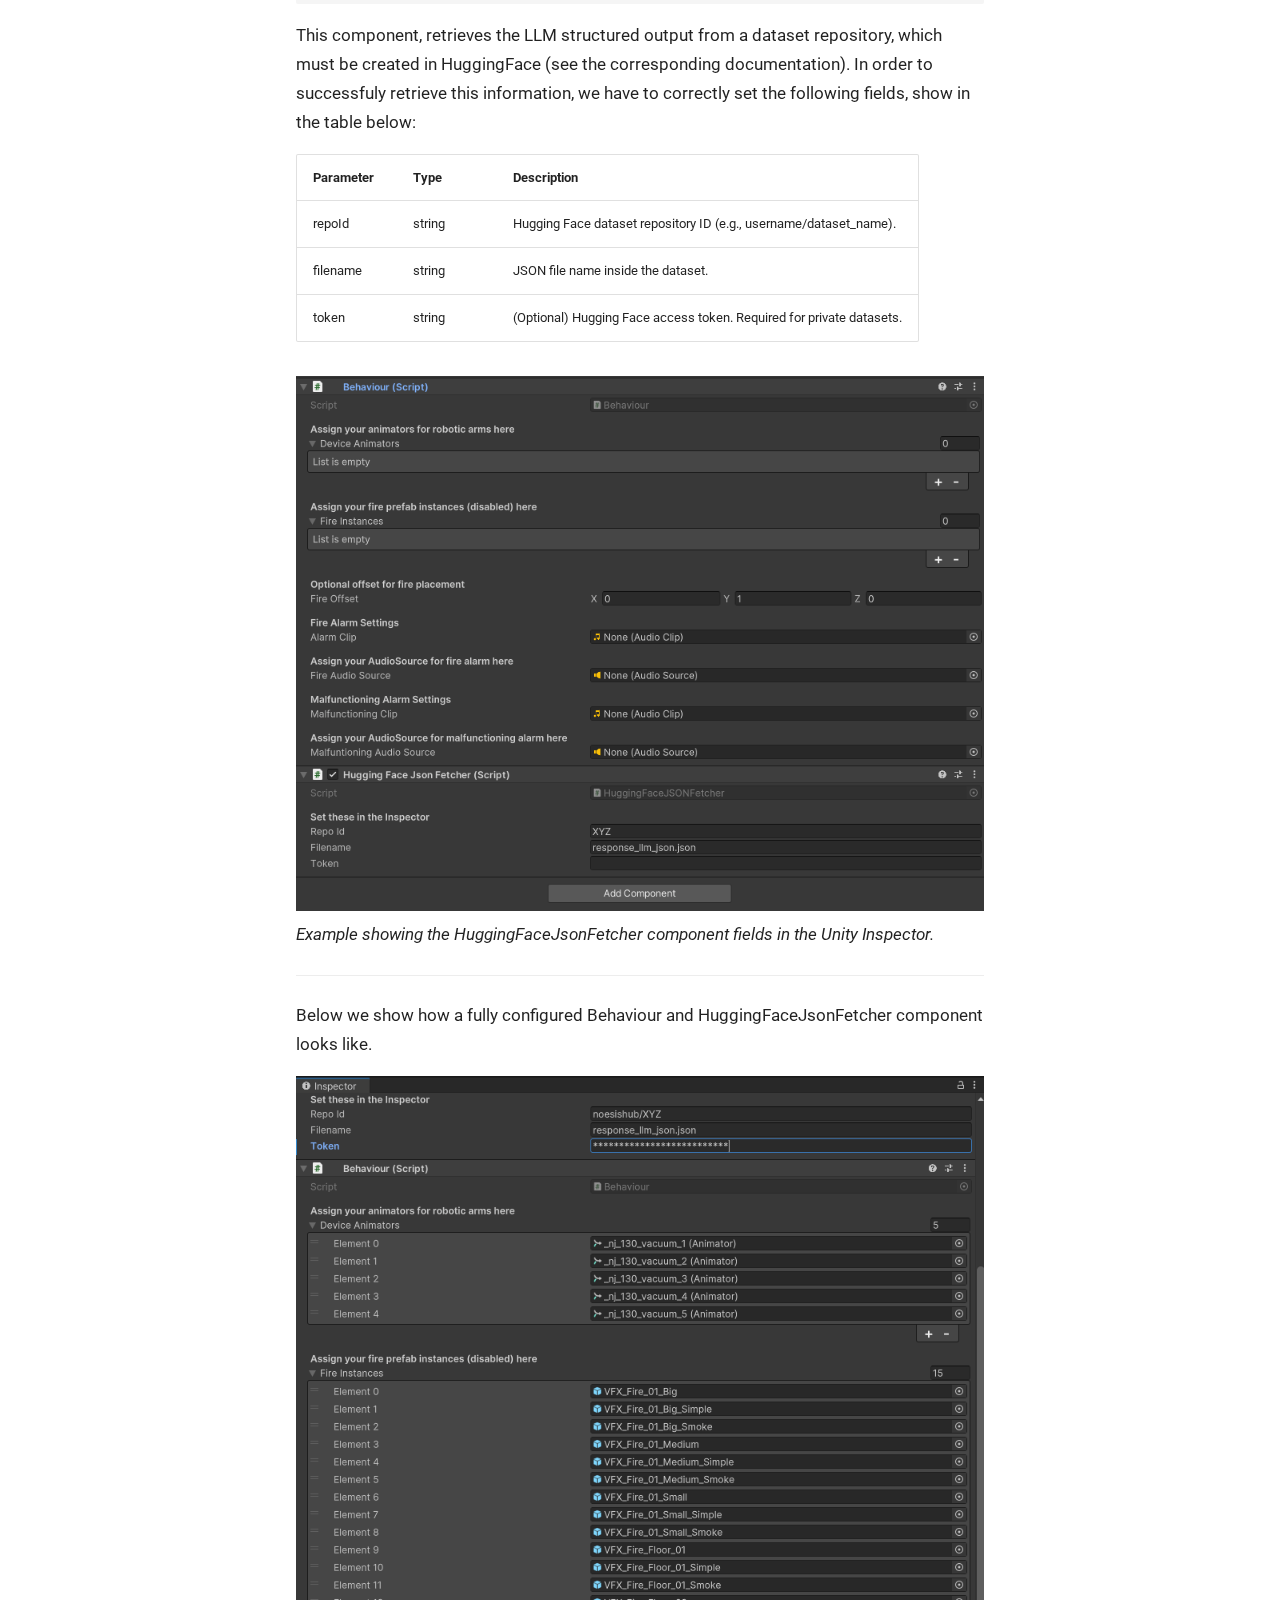
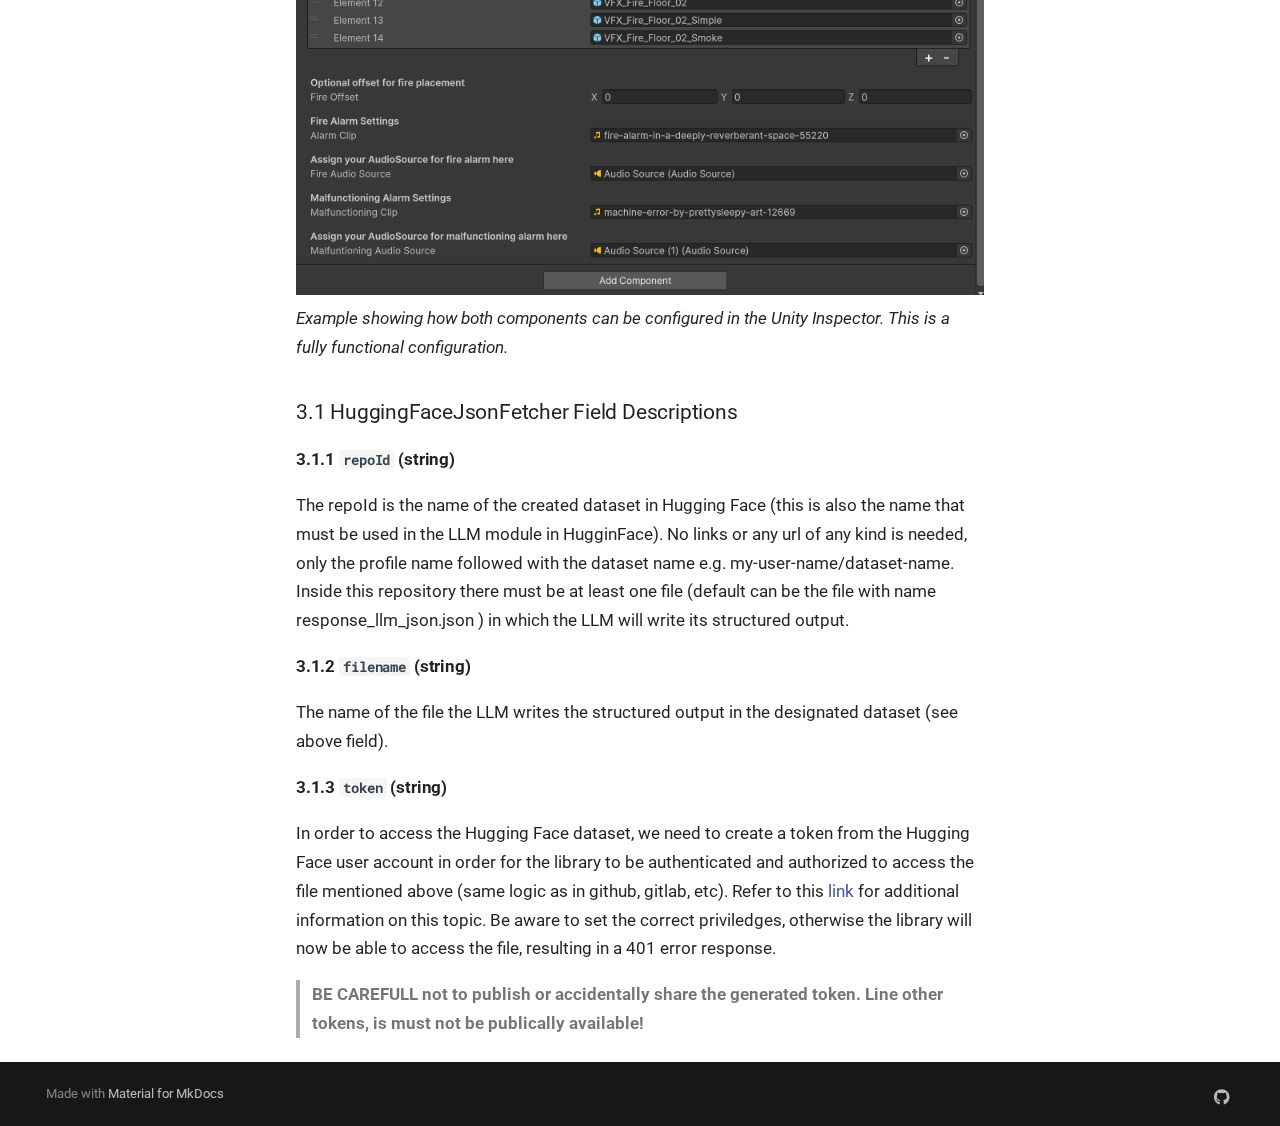
<file: unity/index.html>
<!doctype html>
<html lang="en" class="no-js">
  <head>
    
      <meta charset="utf-8">
      <meta name="viewport" content="width=device-width,initial-scale=1">
      
      
      
      
        <link rel="prev" href="../huggingface/">
      
      
      
      <link rel="icon" href="../assets/images/favicon.png">
      <meta name="generator" content="mkdocs-1.6.1, mkdocs-material-9.6.14">
    
    
      
        <title>Unity DLL - eXercise OPEN CALL PROJECT</title>
      
    
    
      <link rel="stylesheet" href="../assets/stylesheets/main.342714a4.min.css">
      
        
        <link rel="stylesheet" href="../assets/stylesheets/palette.06af60db.min.css">
      
      


    
    
      
    
    
      
        
        
        <link rel="preconnect" href="https://fonts.gstatic.com" crossorigin>
        <link rel="stylesheet" href="https://fonts.googleapis.com/css?family=Roboto:300,300i,400,400i,700,700i%7CRoboto+Mono:400,400i,700,700i&display=fallback">
        <style>:root{--md-text-font:"Roboto";--md-code-font:"Roboto Mono"}</style>
      
    
    
      <link rel="stylesheet" href="../stylesheets/extra.css">
    
    <script>__md_scope=new URL("..",location),__md_hash=e=>[...e].reduce(((e,_)=>(e<<5)-e+_.charCodeAt(0)),0),__md_get=(e,_=localStorage,t=__md_scope)=>JSON.parse(_.getItem(t.pathname+"."+e)),__md_set=(e,_,t=localStorage,a=__md_scope)=>{try{t.setItem(a.pathname+"."+e,JSON.stringify(_))}catch(e){}}</script>
    
      

    
    
    
  </head>
  
  
    
    
      
    
    
    
    
    <body dir="ltr" data-md-color-scheme="default" data-md-color-primary="indigo" data-md-color-accent="indigo">
  
    
    <input class="md-toggle" data-md-toggle="drawer" type="checkbox" id="__drawer" autocomplete="off">
    <input class="md-toggle" data-md-toggle="search" type="checkbox" id="__search" autocomplete="off">
    <label class="md-overlay" for="__drawer"></label>
    <div data-md-component="skip">
      
        
        <a href="#vr-scenario-creation-library" class="md-skip">
          Skip to content
        </a>
      
    </div>
    <div data-md-component="announce">
      
    </div>
    
    
      

  

<header class="md-header md-header--shadow" data-md-component="header">
  <nav class="md-header__inner md-grid" aria-label="Header">
    <a href=".." title="eXercise OPEN CALL PROJECT" class="md-header__button md-logo" aria-label="eXercise OPEN CALL PROJECT" data-md-component="logo">
      
  <img src="../assets/images/logo.png" alt="logo">

    </a>
    <label class="md-header__button md-icon" for="__drawer">
      
      <svg xmlns="http://www.w3.org/2000/svg" viewBox="0 0 24 24"><path d="M3 6h18v2H3zm0 5h18v2H3zm0 5h18v2H3z"/></svg>
    </label>
    <div class="md-header__title" data-md-component="header-title">
      <div class="md-header__ellipsis">
        <div class="md-header__topic">
          <span class="md-ellipsis">
            eXercise OPEN CALL PROJECT
          </span>
        </div>
        <div class="md-header__topic" data-md-component="header-topic">
          <span class="md-ellipsis">
            
              Unity DLL
            
          </span>
        </div>
      </div>
    </div>
    
      
        <form class="md-header__option" data-md-component="palette">
  
    
    
    
    <input class="md-option" data-md-color-media="" data-md-color-scheme="default" data-md-color-primary="indigo" data-md-color-accent="indigo"  aria-label="Switch to dark mode"  type="radio" name="__palette" id="__palette_0">
    
      <label class="md-header__button md-icon" title="Switch to dark mode" for="__palette_1" hidden>
        <svg xmlns="http://www.w3.org/2000/svg" viewBox="0 0 24 24"><path d="m17.75 4.09-2.53 1.94.91 3.06-2.63-1.81-2.63 1.81.91-3.06-2.53-1.94L12.44 4l1.06-3 1.06 3zm3.5 6.91-1.64 1.25.59 1.98-1.7-1.17-1.7 1.17.59-1.98L15.75 11l2.06-.05L18.5 9l.69 1.95zm-2.28 4.95c.83-.08 1.72 1.1 1.19 1.85-.32.45-.66.87-1.08 1.27C15.17 23 8.84 23 4.94 19.07c-3.91-3.9-3.91-10.24 0-14.14.4-.4.82-.76 1.27-1.08.75-.53 1.93.36 1.85 1.19-.27 2.86.69 5.83 2.89 8.02a9.96 9.96 0 0 0 8.02 2.89m-1.64 2.02a12.08 12.08 0 0 1-7.8-3.47c-2.17-2.19-3.33-5-3.49-7.82-2.81 3.14-2.7 7.96.31 10.98 3.02 3.01 7.84 3.12 10.98.31"/></svg>
      </label>
    
  
    
    
    
    <input class="md-option" data-md-color-media="" data-md-color-scheme="slate" data-md-color-primary="indigo" data-md-color-accent="indigo"  aria-label="Switch to light mode"  type="radio" name="__palette" id="__palette_1">
    
      <label class="md-header__button md-icon" title="Switch to light mode" for="__palette_0" hidden>
        <svg xmlns="http://www.w3.org/2000/svg" viewBox="0 0 24 24"><path d="M12 7a5 5 0 0 1 5 5 5 5 0 0 1-5 5 5 5 0 0 1-5-5 5 5 0 0 1 5-5m0 2a3 3 0 0 0-3 3 3 3 0 0 0 3 3 3 3 0 0 0 3-3 3 3 0 0 0-3-3m0-7 2.39 3.42C13.65 5.15 12.84 5 12 5s-1.65.15-2.39.42zM3.34 7l4.16-.35A7.2 7.2 0 0 0 5.94 8.5c-.44.74-.69 1.5-.83 2.29zm.02 10 1.76-3.77a7.131 7.131 0 0 0 2.38 4.14zM20.65 7l-1.77 3.79a7.02 7.02 0 0 0-2.38-4.15zm-.01 10-4.14.36c.59-.51 1.12-1.14 1.54-1.86.42-.73.69-1.5.83-2.29zM12 22l-2.41-3.44c.74.27 1.55.44 2.41.44.82 0 1.63-.17 2.37-.44z"/></svg>
      </label>
    
  
</form>
      
    
    
      <script>var palette=__md_get("__palette");if(palette&&palette.color){if("(prefers-color-scheme)"===palette.color.media){var media=matchMedia("(prefers-color-scheme: light)"),input=document.querySelector(media.matches?"[data-md-color-media='(prefers-color-scheme: light)']":"[data-md-color-media='(prefers-color-scheme: dark)']");palette.color.media=input.getAttribute("data-md-color-media"),palette.color.scheme=input.getAttribute("data-md-color-scheme"),palette.color.primary=input.getAttribute("data-md-color-primary"),palette.color.accent=input.getAttribute("data-md-color-accent")}for(var[key,value]of Object.entries(palette.color))document.body.setAttribute("data-md-color-"+key,value)}</script>
    
    
    
      
      
        <label class="md-header__button md-icon" for="__search">
          
          <svg xmlns="http://www.w3.org/2000/svg" viewBox="0 0 24 24"><path d="M9.5 3A6.5 6.5 0 0 1 16 9.5c0 1.61-.59 3.09-1.56 4.23l.27.27h.79l5 5-1.5 1.5-5-5v-.79l-.27-.27A6.52 6.52 0 0 1 9.5 16 6.5 6.5 0 0 1 3 9.5 6.5 6.5 0 0 1 9.5 3m0 2C7 5 5 7 5 9.5S7 14 9.5 14 14 12 14 9.5 12 5 9.5 5"/></svg>
        </label>
        <div class="md-search" data-md-component="search" role="dialog">
  <label class="md-search__overlay" for="__search"></label>
  <div class="md-search__inner" role="search">
    <form class="md-search__form" name="search">
      <input type="text" class="md-search__input" name="query" aria-label="Search" placeholder="Search" autocapitalize="off" autocorrect="off" autocomplete="off" spellcheck="false" data-md-component="search-query" required>
      <label class="md-search__icon md-icon" for="__search">
        
        <svg xmlns="http://www.w3.org/2000/svg" viewBox="0 0 24 24"><path d="M9.5 3A6.5 6.5 0 0 1 16 9.5c0 1.61-.59 3.09-1.56 4.23l.27.27h.79l5 5-1.5 1.5-5-5v-.79l-.27-.27A6.52 6.52 0 0 1 9.5 16 6.5 6.5 0 0 1 3 9.5 6.5 6.5 0 0 1 9.5 3m0 2C7 5 5 7 5 9.5S7 14 9.5 14 14 12 14 9.5 12 5 9.5 5"/></svg>
        
        <svg xmlns="http://www.w3.org/2000/svg" viewBox="0 0 24 24"><path d="M20 11v2H8l5.5 5.5-1.42 1.42L4.16 12l7.92-7.92L13.5 5.5 8 11z"/></svg>
      </label>
      <nav class="md-search__options" aria-label="Search">
        
        <button type="reset" class="md-search__icon md-icon" title="Clear" aria-label="Clear" tabindex="-1">
          
          <svg xmlns="http://www.w3.org/2000/svg" viewBox="0 0 24 24"><path d="M19 6.41 17.59 5 12 10.59 6.41 5 5 6.41 10.59 12 5 17.59 6.41 19 12 13.41 17.59 19 19 17.59 13.41 12z"/></svg>
        </button>
      </nav>
      
    </form>
    <div class="md-search__output">
      <div class="md-search__scrollwrap" tabindex="0" data-md-scrollfix>
        <div class="md-search-result" data-md-component="search-result">
          <div class="md-search-result__meta">
            Initializing search
          </div>
          <ol class="md-search-result__list" role="presentation"></ol>
        </div>
      </div>
    </div>
  </div>
</div>
      
    
    
  </nav>
  
</header>
    
    <div class="md-container" data-md-component="container">
      
      
        
          
        
      
      <main class="md-main" data-md-component="main">
        <div class="md-main__inner md-grid">
          
            
              
              <div class="md-sidebar md-sidebar--primary" data-md-component="sidebar" data-md-type="navigation" >
                <div class="md-sidebar__scrollwrap">
                  <div class="md-sidebar__inner">
                    



<nav class="md-nav md-nav--primary" aria-label="Navigation" data-md-level="0">
  <label class="md-nav__title" for="__drawer">
    <a href=".." title="eXercise OPEN CALL PROJECT" class="md-nav__button md-logo" aria-label="eXercise OPEN CALL PROJECT" data-md-component="logo">
      
  <img src="../assets/images/logo.png" alt="logo">

    </a>
    eXercise OPEN CALL PROJECT
  </label>
  
  <ul class="md-nav__list" data-md-scrollfix>
    
      
      
  
  
  
  
    <li class="md-nav__item">
      <a href=".." class="md-nav__link">
        
  
  
  <span class="md-ellipsis">
    Introduction
    
  </span>
  

      </a>
    </li>
  

    
      
      
  
  
  
  
    <li class="md-nav__item">
      <a href="../huggingface/" class="md-nav__link">
        
  
  
  <span class="md-ellipsis">
    Hugging Face
    
  </span>
  

      </a>
    </li>
  

    
      
      
  
  
    
  
  
  
    <li class="md-nav__item md-nav__item--active">
      
      <input class="md-nav__toggle md-toggle" type="checkbox" id="__toc">
      
      
        
      
      
        <label class="md-nav__link md-nav__link--active" for="__toc">
          
  
  
  <span class="md-ellipsis">
    Unity DLL
    
  </span>
  

          <span class="md-nav__icon md-icon"></span>
        </label>
      
      <a href="./" class="md-nav__link md-nav__link--active">
        
  
  
  <span class="md-ellipsis">
    Unity DLL
    
  </span>
  

      </a>
      
        

<nav class="md-nav md-nav--secondary" aria-label="Table of contents">
  
  
  
    
  
  
    <label class="md-nav__title" for="__toc">
      <span class="md-nav__icon md-icon"></span>
      Table of contents
    </label>
    <ul class="md-nav__list" data-md-component="toc" data-md-scrollfix>
      
        <li class="md-nav__item">
  <a href="#1-components-implemented" class="md-nav__link">
    <span class="md-ellipsis">
      1 Components Implemented
    </span>
  </a>
  
</li>
      
        <li class="md-nav__item">
  <a href="#2-behaviour-component-fields-overview" class="md-nav__link">
    <span class="md-ellipsis">
      2 Behaviour Component Fields Overview
    </span>
  </a>
  
    <nav class="md-nav" aria-label="2 Behaviour Component Fields Overview">
      <ul class="md-nav__list">
        
          <li class="md-nav__item">
  <a href="#21-behaviour-component-field-descriptions" class="md-nav__link">
    <span class="md-ellipsis">
      2.1 Behaviour Component Field Descriptions
    </span>
  </a>
  
</li>
        
      </ul>
    </nav>
  
</li>
      
        <li class="md-nav__item">
  <a href="#3-unity-integration-guide-huggingface-json-fetcher" class="md-nav__link">
    <span class="md-ellipsis">
      3 Unity Integration Guide – HuggingFace JSON Fetcher
    </span>
  </a>
  
    <nav class="md-nav" aria-label="3 Unity Integration Guide – HuggingFace JSON Fetcher">
      <ul class="md-nav__list">
        
          <li class="md-nav__item">
  <a href="#31-huggingfacejsonfetcher-field-descriptions" class="md-nav__link">
    <span class="md-ellipsis">
      3.1 HuggingFaceJsonFetcher Field Descriptions
    </span>
  </a>
  
</li>
        
      </ul>
    </nav>
  
</li>
      
    </ul>
  
</nav>
      
    </li>
  

    
  </ul>
</nav>
                  </div>
                </div>
              </div>
            
            
              
              <div class="md-sidebar md-sidebar--secondary" data-md-component="sidebar" data-md-type="toc" >
                <div class="md-sidebar__scrollwrap">
                  <div class="md-sidebar__inner">
                    

<nav class="md-nav md-nav--secondary" aria-label="Table of contents">
  
  
  
    
  
  
    <label class="md-nav__title" for="__toc">
      <span class="md-nav__icon md-icon"></span>
      Table of contents
    </label>
    <ul class="md-nav__list" data-md-component="toc" data-md-scrollfix>
      
        <li class="md-nav__item">
  <a href="#1-components-implemented" class="md-nav__link">
    <span class="md-ellipsis">
      1 Components Implemented
    </span>
  </a>
  
</li>
      
        <li class="md-nav__item">
  <a href="#2-behaviour-component-fields-overview" class="md-nav__link">
    <span class="md-ellipsis">
      2 Behaviour Component Fields Overview
    </span>
  </a>
  
    <nav class="md-nav" aria-label="2 Behaviour Component Fields Overview">
      <ul class="md-nav__list">
        
          <li class="md-nav__item">
  <a href="#21-behaviour-component-field-descriptions" class="md-nav__link">
    <span class="md-ellipsis">
      2.1 Behaviour Component Field Descriptions
    </span>
  </a>
  
</li>
        
      </ul>
    </nav>
  
</li>
      
        <li class="md-nav__item">
  <a href="#3-unity-integration-guide-huggingface-json-fetcher" class="md-nav__link">
    <span class="md-ellipsis">
      3 Unity Integration Guide – HuggingFace JSON Fetcher
    </span>
  </a>
  
    <nav class="md-nav" aria-label="3 Unity Integration Guide – HuggingFace JSON Fetcher">
      <ul class="md-nav__list">
        
          <li class="md-nav__item">
  <a href="#31-huggingfacejsonfetcher-field-descriptions" class="md-nav__link">
    <span class="md-ellipsis">
      3.1 HuggingFaceJsonFetcher Field Descriptions
    </span>
  </a>
  
</li>
        
      </ul>
    </nav>
  
</li>
      
    </ul>
  
</nav>
                  </div>
                </div>
              </div>
            
          
          
            <div class="md-content" data-md-component="content">
              <article class="md-content__inner md-typeset">
                
                  



<h1 id="vr-scenario-creation-library">VR SCENARIO CREATION LIBRARY<a class="headerlink" href="#vr-scenario-creation-library" title="Permanent link">&para;</a></h1>
<h2 id="1-components-implemented">1 Components Implemented<a class="headerlink" href="#1-components-implemented" title="Permanent link">&para;</a></h2>
<p>Two key components have been developed:
- <strong>Behaviour</strong> component
- <strong>HuggingFaceJsonFetcher</strong> component</p>
<p>The <code>Behaviour</code> is designed to accommodate the virtual robotic arms used in your Unity scene. You can assign it via the Unity Inspector, as shown below:</p>
<p><img alt="Loading Behavior and HuggingFaceJsonFetcher components" src="../assets/images/empty-behaviour.png" />
<em>Example showing the Behaviour component fields in the Unity Inspector.</em></p>
<hr />
<h2 id="2-behaviour-component-fields-overview">2 Behaviour Component Fields Overview<a class="headerlink" href="#2-behaviour-component-fields-overview" title="Permanent link">&para;</a></h2>
<p>All fields listed below are customizable for flexibility across different environments and training goals.</p>
<table>
<thead>
<tr>
<th>Field Name</th>
<th>Type</th>
<th>Description</th>
</tr>
</thead>
<tbody>
<tr>
<td><code>deviceAnimators</code></td>
<td>Animator[]</td>
<td>Robotic Devices with Animators attached</td>
</tr>
<tr>
<td><code>fireInstances</code></td>
<td>GameObject[]</td>
<td>Prefabs for fire effects</td>
</tr>
<tr>
<td><code>fireOffset</code></td>
<td>Vector3</td>
<td>Offset to place fire effects</td>
</tr>
<tr>
<td><code>alarmClip</code></td>
<td>AudioClip</td>
<td>Sound to play during fire incident</td>
</tr>
<tr>
<td><code>fireAudioSource</code></td>
<td>AudioSource</td>
<td>Audio source for fire alarms</td>
</tr>
<tr>
<td><code>malfunctioningClip</code></td>
<td>AudioClip</td>
<td>Sound to play during malfunction incident</td>
</tr>
<tr>
<td><code>malfuntioningAudioSource</code></td>
<td>AudioSource</td>
<td>Audio source for malfunction alerts</td>
</tr>
</tbody>
</table>
<hr />
<h3 id="21-behaviour-component-field-descriptions">2.1 Behaviour Component Field Descriptions<a class="headerlink" href="#21-behaviour-component-field-descriptions" title="Permanent link">&para;</a></h3>
<h4 id="211-deviceanimators-animator">2.1.1 <code>deviceAnimators</code> (Animator[])<a class="headerlink" href="#211-deviceanimators-animator" title="Permanent link">&para;</a></h4>
<p>A list of Animator components. Assign any GameObject (e.g., robotic arms) that contains an Animator. If no Animator is present, it will not work.</p>
<h4 id="212-fireinstances-gameobject">2.1.2 <code>fireInstances</code> (GameObject[])<a class="headerlink" href="#212-fireinstances-gameobject" title="Permanent link">&para;</a></h4>
<p>A pool of disabled fire prefabs placed in the scene. The script will activate one randomly during a fire event.</p>
<h4 id="213-fireoffset-vector3">2.1.3 <code>fireOffset</code> (Vector3)<a class="headerlink" href="#213-fireoffset-vector3" title="Permanent link">&para;</a></h4>
<p>Offset where the fire prefab appears relative to the device. Default is <code>(0, 1, 0)</code>.</p>
<h4 id="214-alarmclip-audioclip">2.1.4 <code>alarmClip</code> (AudioClip)<a class="headerlink" href="#214-alarmclip-audioclip" title="Permanent link">&para;</a></h4>
<p>The sound that plays during a fire incident. Use a looping alarm or suitable alert.</p>
<h4 id="215-fireaudiosource-audiosource">2.1.5 <code>fireAudioSource</code> (AudioSource)<a class="headerlink" href="#215-fireaudiosource-audiosource" title="Permanent link">&para;</a></h4>
<p>Audio source used to play <code>alarmClip</code>.</p>
<h4 id="216-malfunctioningclip-audioclip">2.1.6 <code>malfunctioningClip</code> (AudioClip)<a class="headerlink" href="#216-malfunctioningclip-audioclip" title="Permanent link">&para;</a></h4>
<p>Audio clip triggered when a malfunction event occurs.</p>
<h4 id="217-malfuntioningaudiosource-audiosource">2.1.7 <code>malfuntioningAudioSource</code> (AudioSource)<a class="headerlink" href="#217-malfuntioningaudiosource-audiosource" title="Permanent link">&para;</a></h4>
<p>Audio source used to play the <code>malfunctioningClip</code>.</p>
<hr />
<h2 id="3-unity-integration-guide-huggingface-json-fetcher">3 Unity Integration Guide – HuggingFace JSON Fetcher<a class="headerlink" href="#3-unity-integration-guide-huggingface-json-fetcher" title="Permanent link">&para;</a></h2>
<p>This section explains how to use the <code>HuggingFaceJsonFetcher</code> Unity component alongside <code>Behaviour</code> to create automated, LLM-driven VR scenarios using structured JSON input. </p>
<p>The trainer promets in the provided LLM, the desired scenario (fire, malfuncationing incident or even both) and the LLM return a selection of the selected robotic arm which will virtually be set on fire. 
When the traineed start the VR application, the library retrieves the structured ouput of the LLM, which indicated the robotic devices to be set on fire, malfunction or in case of a combination (a selection of max. 2 robotic devices) of the incidents which coresponding robotic device suffers which disaster.</p>
<p>An example structured output is shown here, presenting also the JSON structure of the ouput:</p>
<div class="highlight"><pre><span></span><code><span class="p">{</span>
<span class="w">  </span><span class="nt">&quot;Robotic_Arm_Virtual_Fire&quot;</span><span class="p">:</span><span class="w"> </span><span class="mi">1</span><span class="p">,</span>
<span class="w">  </span><span class="nt">&quot;Robotic_Arm_Malfunctioning&quot;</span><span class="p">:</span><span class="w"> </span><span class="mi">2</span><span class="p">,</span>
<span class="w">  </span><span class="nt">&quot;Reason_of_selection&quot;</span><span class="p">:</span><span class="w"> </span><span class="s2">&quot;Robotic Arm Number 1 is the closest to the base with a distance of 1.43, which aligns with the description of the virtual fire being &#39;close to the base.&#39; Robotic Arm Number 2, at a distance of 7.79, is the farthest and matches the description of the arm &#39;moving erratically at a far distance,&#39; indicating it is potentially malfunctioning.&quot;</span>
<span class="p">}</span>
</code></pre></div>
<p>This component, retrieves the LLM structured output from a dataset repository, which must be created in HuggingFace (see the corresponding documentation). In order to successfuly retrieve this information, we have to correctly set the following fields, show in the table below:</p>
<table>
<thead>
<tr>
<th>Parameter</th>
<th>Type</th>
<th>Description</th>
</tr>
</thead>
<tbody>
<tr>
<td>repoId</td>
<td>string</td>
<td>Hugging Face dataset repository ID (e.g., username/dataset_name).</td>
</tr>
<tr>
<td>filename</td>
<td>string</td>
<td>JSON file name inside the dataset.</td>
</tr>
<tr>
<td>token</td>
<td>string</td>
<td>(Optional) Hugging Face access token. Required for private datasets.</td>
</tr>
</tbody>
</table>
<p><img alt="Inspector Screenshot" src="../assets/images/huggingface-parameters.png" /><br />
<em>Example showing the HuggingFaceJsonFetcher component fields in the Unity Inspector.</em></p>
<hr />
<p>Below we show how a fully configured Behaviour and HuggingFaceJsonFetcher component looks like.</p>
<p><img alt="Inspector Screenshot" src="../assets/images/full-set-up.png" /><br />
<em>Example showing how both components can be configured in the Unity Inspector. This is a fully functional configuration.</em></p>
<h3 id="31-huggingfacejsonfetcher-field-descriptions">3.1 HuggingFaceJsonFetcher Field Descriptions<a class="headerlink" href="#31-huggingfacejsonfetcher-field-descriptions" title="Permanent link">&para;</a></h3>
<h4 id="311-repoid-string">3.1.1 <code>repoId</code> (string)<a class="headerlink" href="#311-repoid-string" title="Permanent link">&para;</a></h4>
<p>The repoId is the name of the created dataset in Hugging Face (this is also the name that must be used in the LLM module in HugginFace). No links or any url of any kind is needed, only the profile name followed with the dataset name e.g. my-user-name/dataset-name. Inside this repository there must be at least one file (default can be the file with name response_llm_json.json
) in which the LLM will write its structured output.</p>
<h4 id="312-filename-string">3.1.2 <code>filename</code> (string)<a class="headerlink" href="#312-filename-string" title="Permanent link">&para;</a></h4>
<p>The name of the file the LLM writes the structured output in the designated dataset (see above field).</p>
<h4 id="313-token-string">3.1.3 <code>token</code> (string)<a class="headerlink" href="#313-token-string" title="Permanent link">&para;</a></h4>
<p>In order to access the Hugging Face dataset, we need to create a token from the Hugging Face user account in order for the library to be authenticated and authorized to access the file mentioned above (same logic as in github, gitlab, etc). Refer to this <a href="https://huggingface.co/docs/hub/en/security-tokens">link</a> for additional information on this topic. Be aware to set the correct priviledges, otherwise the library will now be able to access the file, resulting in a 401 error response.</p>
<blockquote>
<p><strong>BE CAREFULL not to publish or accidentally share the generated token. Line other tokens, is must not be publically available!</strong></p>
</blockquote>












                
              </article>
            </div>
          
          
<script>var target=document.getElementById(location.hash.slice(1));target&&target.name&&(target.checked=target.name.startsWith("__tabbed_"))</script>
        </div>
        
          <button type="button" class="md-top md-icon" data-md-component="top" hidden>
  
  <svg xmlns="http://www.w3.org/2000/svg" viewBox="0 0 24 24"><path d="M13 20h-2V8l-5.5 5.5-1.42-1.42L12 4.16l7.92 7.92-1.42 1.42L13 8z"/></svg>
  Back to top
</button>
        
      </main>
      
        <footer class="md-footer">
  
  <div class="md-footer-meta md-typeset">
    <div class="md-footer-meta__inner md-grid">
      <div class="md-copyright">
  
  
    Made with
    <a href="https://squidfunk.github.io/mkdocs-material/" target="_blank" rel="noopener">
      Material for MkDocs
    </a>
  
</div>
      
        <div class="md-social">
  
    
    
    
    
      
      
    
    <a href="https://github.com/your-repo" target="_blank" rel="noopener" title="github.com" class="md-social__link">
      <svg xmlns="http://www.w3.org/2000/svg" viewBox="0 0 496 512"><!--! Font Awesome Free 6.7.2 by @fontawesome - https://fontawesome.com License - https://fontawesome.com/license/free (Icons: CC BY 4.0, Fonts: SIL OFL 1.1, Code: MIT License) Copyright 2024 Fonticons, Inc.--><path d="M165.9 397.4c0 2-2.3 3.6-5.2 3.6-3.3.3-5.6-1.3-5.6-3.6 0-2 2.3-3.6 5.2-3.6 3-.3 5.6 1.3 5.6 3.6m-31.1-4.5c-.7 2 1.3 4.3 4.3 4.9 2.6 1 5.6 0 6.2-2s-1.3-4.3-4.3-5.2c-2.6-.7-5.5.3-6.2 2.3m44.2-1.7c-2.9.7-4.9 2.6-4.6 4.9.3 2 2.9 3.3 5.9 2.6 2.9-.7 4.9-2.6 4.6-4.6-.3-1.9-3-3.2-5.9-2.9M244.8 8C106.1 8 0 113.3 0 252c0 110.9 69.8 205.8 169.5 239.2 12.8 2.3 17.3-5.6 17.3-12.1 0-6.2-.3-40.4-.3-61.4 0 0-70 15-84.7-29.8 0 0-11.4-29.1-27.8-36.6 0 0-22.9-15.7 1.6-15.4 0 0 24.9 2 38.6 25.8 21.9 38.6 58.6 27.5 72.9 20.9 2.3-16 8.8-27.1 16-33.7-55.9-6.2-112.3-14.3-112.3-110.5 0-27.5 7.6-41.3 23.6-58.9-2.6-6.5-11.1-33.3 2.6-67.9 20.9-6.5 69 27 69 27 20-5.6 41.5-8.5 62.8-8.5s42.8 2.9 62.8 8.5c0 0 48.1-33.6 69-27 13.7 34.7 5.2 61.4 2.6 67.9 16 17.7 25.8 31.5 25.8 58.9 0 96.5-58.9 104.2-114.8 110.5 9.2 7.9 17 22.9 17 46.4 0 33.7-.3 75.4-.3 83.6 0 6.5 4.6 14.4 17.3 12.1C428.2 457.8 496 362.9 496 252 496 113.3 383.5 8 244.8 8M97.2 352.9c-1.3 1-1 3.3.7 5.2 1.6 1.6 3.9 2.3 5.2 1 1.3-1 1-3.3-.7-5.2-1.6-1.6-3.9-2.3-5.2-1m-10.8-8.1c-.7 1.3.3 2.9 2.3 3.9 1.6 1 3.6.7 4.3-.7.7-1.3-.3-2.9-2.3-3.9-2-.6-3.6-.3-4.3.7m32.4 35.6c-1.6 1.3-1 4.3 1.3 6.2 2.3 2.3 5.2 2.6 6.5 1 1.3-1.3.7-4.3-1.3-6.2-2.2-2.3-5.2-2.6-6.5-1m-11.4-14.7c-1.6 1-1.6 3.6 0 5.9s4.3 3.3 5.6 2.3c1.6-1.3 1.6-3.9 0-6.2-1.4-2.3-4-3.3-5.6-2"/></svg>
    </a>
  
</div>
      
    </div>
  </div>
</footer>
      
    </div>
    <div class="md-dialog" data-md-component="dialog">
      <div class="md-dialog__inner md-typeset"></div>
    </div>
    
    
    
      
      <script id="__config" type="application/json">{"base": "..", "features": ["navigation.top", "navigation.instant", "header.autohide", "toc.follow"], "search": "../assets/javascripts/workers/search.d50fe291.min.js", "tags": null, "translations": {"clipboard.copied": "Copied to clipboard", "clipboard.copy": "Copy to clipboard", "search.result.more.one": "1 more on this page", "search.result.more.other": "# more on this page", "search.result.none": "No matching documents", "search.result.one": "1 matching document", "search.result.other": "# matching documents", "search.result.placeholder": "Type to start searching", "search.result.term.missing": "Missing", "select.version": "Select version"}, "version": null}</script>
    
    
      <script src="../assets/javascripts/bundle.13a4f30d.min.js"></script>
      
    
  </body>
</html>
</file>
<file: stylesheets/extra.css>
:root {
  --md-typeset-font-size: 0.95rem;
}

.md-typeset {
  font-size: 17px;
  line-height: 1.7;
}
</file>
<file: assets/stylesheets/main.342714a4.min.css>
@charset "UTF-8";html{-webkit-text-size-adjust:none;-moz-text-size-adjust:none;text-size-adjust:none;box-sizing:border-box}*,:after,:before{box-sizing:inherit}@media (prefers-reduced-motion){*,:after,:before{transition:none!important}}body{margin:0}a,button,input,label{-webkit-tap-highlight-color:transparent}a{color:inherit;text-decoration:none}hr{border:0;box-sizing:initial;display:block;height:.05rem;overflow:visible;padding:0}small{font-size:80%}sub,sup{line-height:1em}img{border-style:none}table{border-collapse:initial;border-spacing:0}td,th{font-weight:400;vertical-align:top}button{background:#0000;border:0;font-family:inherit;font-size:inherit;margin:0;padding:0}input{border:0;outline:none}:root{--md-primary-fg-color:#4051b5;--md-primary-fg-color--light:#5d6cc0;--md-primary-fg-color--dark:#303fa1;--md-primary-bg-color:#fff;--md-primary-bg-color--light:#ffffffb3;--md-accent-fg-color:#526cfe;--md-accent-fg-color--transparent:#526cfe1a;--md-accent-bg-color:#fff;--md-accent-bg-color--light:#ffffffb3}[data-md-color-scheme=default]{color-scheme:light}[data-md-color-scheme=default] img[src$="#gh-dark-mode-only"],[data-md-color-scheme=default] img[src$="#only-dark"]{display:none}:root,[data-md-color-scheme=default]{--md-hue:225deg;--md-default-fg-color:#000000de;--md-default-fg-color--light:#0000008a;--md-default-fg-color--lighter:#00000052;--md-default-fg-color--lightest:#00000012;--md-default-bg-color:#fff;--md-default-bg-color--light:#ffffffb3;--md-default-bg-color--lighter:#ffffff4d;--md-default-bg-color--lightest:#ffffff1f;--md-code-fg-color:#36464e;--md-code-bg-color:#f5f5f5;--md-code-hl-color:#4287ff;--md-code-hl-color--light:#4287ff1a;--md-code-hl-number-color:#d52a2a;--md-code-hl-special-color:#db1457;--md-code-hl-function-color:#a846b9;--md-code-hl-constant-color:#6e59d9;--md-code-hl-keyword-color:#3f6ec6;--md-code-hl-string-color:#1c7d4d;--md-code-hl-name-color:var(--md-code-fg-color);--md-code-hl-operator-color:var(--md-default-fg-color--light);--md-code-hl-punctuation-color:var(--md-default-fg-color--light);--md-code-hl-comment-color:var(--md-default-fg-color--light);--md-code-hl-generic-color:var(--md-default-fg-color--light);--md-code-hl-variable-color:var(--md-default-fg-color--light);--md-typeset-color:var(--md-default-fg-color);--md-typeset-a-color:var(--md-primary-fg-color);--md-typeset-del-color:#f5503d26;--md-typeset-ins-color:#0bd57026;--md-typeset-kbd-color:#fafafa;--md-typeset-kbd-accent-color:#fff;--md-typeset-kbd-border-color:#b8b8b8;--md-typeset-mark-color:#ffff0080;--md-typeset-table-color:#0000001f;--md-typeset-table-color--light:rgba(0,0,0,.035);--md-admonition-fg-color:var(--md-default-fg-color);--md-admonition-bg-color:var(--md-default-bg-color);--md-warning-fg-color:#000000de;--md-warning-bg-color:#ff9;--md-footer-fg-color:#fff;--md-footer-fg-color--light:#ffffffb3;--md-footer-fg-color--lighter:#ffffff73;--md-footer-bg-color:#000000de;--md-footer-bg-color--dark:#00000052;--md-shadow-z1:0 0.2rem 0.5rem #0000000d,0 0 0.05rem #0000001a;--md-shadow-z2:0 0.2rem 0.5rem #0000001a,0 0 0.05rem #00000040;--md-shadow-z3:0 0.2rem 0.5rem #0003,0 0 0.05rem #00000059}.md-icon svg{fill:currentcolor;display:block;height:1.2rem;width:1.2rem}body{-webkit-font-smoothing:antialiased;-moz-osx-font-smoothing:grayscale;--md-text-font-family:var(--md-text-font,_),-apple-system,BlinkMacSystemFont,Helvetica,Arial,sans-serif;--md-code-font-family:var(--md-code-font,_),SFMono-Regular,Consolas,Menlo,monospace}aside,body,input{font-feature-settings:"kern","liga";color:var(--md-typeset-color);font-family:var(--md-text-font-family)}code,kbd,pre{font-feature-settings:"kern";font-family:var(--md-code-font-family)}:root{--md-typeset-table-sort-icon:url('data:image/svg+xml;charset=utf-8,<svg xmlns="http://www.w3.org/2000/svg" viewBox="0 0 24 24"><path d="m18 21-4-4h3V7h-3l4-4 4 4h-3v10h3M2 19v-2h10v2M2 13v-2h7v2M2 7V5h4v2z"/></svg>');--md-typeset-table-sort-icon--asc:url('data:image/svg+xml;charset=utf-8,<svg xmlns="http://www.w3.org/2000/svg" viewBox="0 0 24 24"><path d="M19 17h3l-4 4-4-4h3V3h2M2 17h10v2H2M6 5v2H2V5m0 6h7v2H2z"/></svg>');--md-typeset-table-sort-icon--desc:url('data:image/svg+xml;charset=utf-8,<svg xmlns="http://www.w3.org/2000/svg" viewBox="0 0 24 24"><path d="M19 7h3l-4-4-4 4h3v14h2M2 17h10v2H2M6 5v2H2V5m0 6h7v2H2z"/></svg>')}.md-typeset{-webkit-print-color-adjust:exact;color-adjust:exact;font-size:.8rem;line-height:1.6;overflow-wrap:break-word}@media print{.md-typeset{font-size:.68rem}}.md-typeset blockquote,.md-typeset dl,.md-typeset figure,.md-typeset ol,.md-typeset pre,.md-typeset ul{margin-bottom:1em;margin-top:1em}.md-typeset h1{color:var(--md-default-fg-color--light);font-size:2em;line-height:1.3;margin:0 0 1.25em}.md-typeset h1,.md-typeset h2{font-weight:300;letter-spacing:-.01em}.md-typeset h2{font-size:1.5625em;line-height:1.4;margin:1.6em 0 .64em}.md-typeset h3{font-size:1.25em;font-weight:400;letter-spacing:-.01em;line-height:1.5;margin:1.6em 0 .8em}.md-typeset h2+h3{margin-top:.8em}.md-typeset h4{font-weight:700;letter-spacing:-.01em;margin:1em 0}.md-typeset h5,.md-typeset h6{color:var(--md-default-fg-color--light);font-size:.8em;font-weight:700;letter-spacing:-.01em;margin:1.25em 0}.md-typeset h5{text-transform:uppercase}.md-typeset h5 code{text-transform:none}.md-typeset hr{border-bottom:.05rem solid var(--md-default-fg-color--lightest);display:flow-root;margin:1.5em 0}.md-typeset a{color:var(--md-typeset-a-color);word-break:break-word}.md-typeset a,.md-typeset a:before{transition:color 125ms}.md-typeset a:focus,.md-typeset a:hover{color:var(--md-accent-fg-color)}.md-typeset a:focus code,.md-typeset a:hover code{background-color:var(--md-accent-fg-color--transparent)}.md-typeset a code{color:currentcolor;transition:background-color 125ms}.md-typeset a.focus-visible{outline-color:var(--md-accent-fg-color);outline-offset:.2rem}.md-typeset code,.md-typeset kbd,.md-typeset pre{color:var(--md-code-fg-color);direction:ltr;font-variant-ligatures:none}@media print{.md-typeset code,.md-typeset kbd,.md-typeset pre{white-space:pre-wrap}}.md-typeset code{background-color:var(--md-code-bg-color);border-radius:.1rem;-webkit-box-decoration-break:clone;box-decoration-break:clone;font-size:.85em;padding:0 .2941176471em;word-break:break-word}.md-typeset code:not(.focus-visible){-webkit-tap-highlight-color:transparent;outline:none}.md-typeset pre{display:flow-root;line-height:1.4;position:relative}.md-typeset pre>code{-webkit-box-decoration-break:slice;box-decoration-break:slice;box-shadow:none;display:block;margin:0;outline-color:var(--md-accent-fg-color);overflow:auto;padding:.7720588235em 1.1764705882em;scrollbar-color:var(--md-default-fg-color--lighter) #0000;scrollbar-width:thin;touch-action:auto;word-break:normal}.md-typeset pre>code:hover{scrollbar-color:var(--md-accent-fg-color) #0000}.md-typeset pre>code::-webkit-scrollbar{height:.2rem;width:.2rem}.md-typeset pre>code::-webkit-scrollbar-thumb{background-color:var(--md-default-fg-color--lighter)}.md-typeset pre>code::-webkit-scrollbar-thumb:hover{background-color:var(--md-accent-fg-color)}.md-typeset kbd{background-color:var(--md-typeset-kbd-color);border-radius:.1rem;box-shadow:0 .1rem 0 .05rem var(--md-typeset-kbd-border-color),0 .1rem 0 var(--md-typeset-kbd-border-color),0 -.1rem .2rem var(--md-typeset-kbd-accent-color) inset;color:var(--md-default-fg-color);display:inline-block;font-size:.75em;padding:0 .6666666667em;vertical-align:text-top;word-break:break-word}.md-typeset mark{background-color:var(--md-typeset-mark-color);-webkit-box-decoration-break:clone;box-decoration-break:clone;color:inherit;word-break:break-word}.md-typeset abbr{border-bottom:.05rem dotted var(--md-default-fg-color--light);cursor:help;text-decoration:none}.md-typeset small{opacity:.75}[dir=ltr] .md-typeset sub,[dir=ltr] .md-typeset sup{margin-left:.078125em}[dir=rtl] .md-typeset sub,[dir=rtl] .md-typeset sup{margin-right:.078125em}[dir=ltr] .md-typeset blockquote{padding-left:.6rem}[dir=rtl] .md-typeset blockquote{padding-right:.6rem}[dir=ltr] .md-typeset blockquote{border-left:.2rem solid var(--md-default-fg-color--lighter)}[dir=rtl] .md-typeset blockquote{border-right:.2rem solid var(--md-default-fg-color--lighter)}.md-typeset blockquote{color:var(--md-default-fg-color--light);margin-left:0;margin-right:0}.md-typeset ul{list-style-type:disc}.md-typeset ul[type]{list-style-type:revert-layer}[dir=ltr] .md-typeset ol,[dir=ltr] .md-typeset ul{margin-left:.625em}[dir=rtl] .md-typeset ol,[dir=rtl] .md-typeset ul{margin-right:.625em}.md-typeset ol,.md-typeset ul{padding:0}.md-typeset ol:not([hidden]),.md-typeset ul:not([hidden]){display:flow-root}.md-typeset ol ol,.md-typeset ul ol{list-style-type:lower-alpha}.md-typeset ol ol ol,.md-typeset ul ol ol{list-style-type:lower-roman}.md-typeset ol ol ol ol,.md-typeset ul ol ol ol{list-style-type:upper-alpha}.md-typeset ol ol ol ol ol,.md-typeset ul ol ol ol ol{list-style-type:upper-roman}.md-typeset ol[type],.md-typeset ul[type]{list-style-type:revert-layer}[dir=ltr] .md-typeset ol li,[dir=ltr] .md-typeset ul li{margin-left:1.25em}[dir=rtl] .md-typeset ol li,[dir=rtl] .md-typeset ul li{margin-right:1.25em}.md-typeset ol li,.md-typeset ul li{margin-bottom:.5em}.md-typeset ol li blockquote,.md-typeset ol li p,.md-typeset ul li blockquote,.md-typeset ul li p{margin:.5em 0}.md-typeset ol li:last-child,.md-typeset ul li:last-child{margin-bottom:0}[dir=ltr] .md-typeset ol li ol,[dir=ltr] .md-typeset ol li ul,[dir=ltr] .md-typeset ul li ol,[dir=ltr] .md-typeset ul li ul{margin-left:.625em}[dir=rtl] .md-typeset ol li ol,[dir=rtl] .md-typeset ol li ul,[dir=rtl] .md-typeset ul li ol,[dir=rtl] .md-typeset ul li ul{margin-right:.625em}.md-typeset ol li ol,.md-typeset ol li ul,.md-typeset ul li ol,.md-typeset ul li ul{margin-bottom:.5em;margin-top:.5em}[dir=ltr] .md-typeset dd{margin-left:1.875em}[dir=rtl] .md-typeset dd{margin-right:1.875em}.md-typeset dd{margin-bottom:1.5em;margin-top:1em}.md-typeset img,.md-typeset svg,.md-typeset video{height:auto;max-width:100%}.md-typeset img[align=left]{margin:1em 1em 1em 0}.md-typeset img[align=right]{margin:1em 0 1em 1em}.md-typeset img[align]:only-child{margin-top:0}.md-typeset figure{display:flow-root;margin:1em auto;max-width:100%;text-align:center;width:-moz-fit-content;width:fit-content}.md-typeset figure img{display:block;margin:0 auto}.md-typeset figcaption{font-style:italic;margin:1em auto;max-width:24rem}.md-typeset iframe{max-width:100%}.md-typeset table:not([class]){background-color:var(--md-default-bg-color);border:.05rem solid var(--md-typeset-table-color);border-radius:.1rem;display:inline-block;font-size:.64rem;max-width:100%;overflow:auto;touch-action:auto}@media print{.md-typeset table:not([class]){display:table}}.md-typeset table:not([class])+*{margin-top:1.5em}.md-typeset table:not([class]) td>:first-child,.md-typeset table:not([class]) th>:first-child{margin-top:0}.md-typeset table:not([class]) td>:last-child,.md-typeset table:not([class]) th>:last-child{margin-bottom:0}.md-typeset table:not([class]) td:not([align]),.md-typeset table:not([class]) th:not([align]){text-align:left}[dir=rtl] .md-typeset table:not([class]) td:not([align]),[dir=rtl] .md-typeset table:not([class]) th:not([align]){text-align:right}.md-typeset table:not([class]) th{font-weight:700;min-width:5rem;padding:.9375em 1.25em;vertical-align:top}.md-typeset table:not([class]) td{border-top:.05rem solid var(--md-typeset-table-color);padding:.9375em 1.25em;vertical-align:top}.md-typeset table:not([class]) tbody tr{transition:background-color 125ms}.md-typeset table:not([class]) tbody tr:hover{background-color:var(--md-typeset-table-color--light);box-shadow:0 .05rem 0 var(--md-default-bg-color) inset}.md-typeset table:not([class]) a{word-break:normal}.md-typeset table th[role=columnheader]{cursor:pointer}[dir=ltr] .md-typeset table th[role=columnheader]:after{margin-left:.5em}[dir=rtl] .md-typeset table th[role=columnheader]:after{margin-right:.5em}.md-typeset table th[role=columnheader]:after{content:"";display:inline-block;height:1.2em;-webkit-mask-image:var(--md-typeset-table-sort-icon);mask-image:var(--md-typeset-table-sort-icon);-webkit-mask-repeat:no-repeat;mask-repeat:no-repeat;-webkit-mask-size:contain;mask-size:contain;transition:background-color 125ms;vertical-align:text-bottom;width:1.2em}.md-typeset table th[role=columnheader]:hover:after{background-color:var(--md-default-fg-color--lighter)}.md-typeset table th[role=columnheader][aria-sort=ascending]:after{background-color:var(--md-default-fg-color--light);-webkit-mask-image:var(--md-typeset-table-sort-icon--asc);mask-image:var(--md-typeset-table-sort-icon--asc)}.md-typeset table th[role=columnheader][aria-sort=descending]:after{background-color:var(--md-default-fg-color--light);-webkit-mask-image:var(--md-typeset-table-sort-icon--desc);mask-image:var(--md-typeset-table-sort-icon--desc)}.md-typeset__scrollwrap{margin:1em -.8rem;overflow-x:auto;touch-action:auto}.md-typeset__table{display:inline-block;margin-bottom:.5em;padding:0 .8rem}@media print{.md-typeset__table{display:block}}html .md-typeset__table table{display:table;margin:0;overflow:hidden;width:100%}@media screen and (max-width:44.984375em){.md-content__inner>pre{margin:1em -.8rem}.md-content__inner>pre code{border-radius:0}}.md-typeset .md-author{border-radius:100%;display:block;flex-shrink:0;height:1.6rem;overflow:hidden;position:relative;transition:color 125ms,transform 125ms;width:1.6rem}.md-typeset .md-author img{display:block}.md-typeset .md-author--more{background:var(--md-default-fg-color--lightest);color:var(--md-default-fg-color--lighter);font-size:.6rem;font-weight:700;line-height:1.6rem;text-align:center}.md-typeset .md-author--long{height:2.4rem;width:2.4rem}.md-typeset a.md-author{transform:scale(1)}.md-typeset a.md-author img{border-radius:100%;filter:grayscale(100%) opacity(75%);transition:filter 125ms}.md-typeset a.md-author:focus,.md-typeset a.md-author:hover{transform:scale(1.1);z-index:1}.md-typeset a.md-author:focus img,.md-typeset a.md-author:hover img{filter:grayscale(0)}.md-banner{background-color:var(--md-footer-bg-color);color:var(--md-footer-fg-color);overflow:auto}@media print{.md-banner{display:none}}.md-banner--warning{background-color:var(--md-warning-bg-color);color:var(--md-warning-fg-color)}.md-banner__inner{font-size:.7rem;margin:.6rem auto;padding:0 .8rem}[dir=ltr] .md-banner__button{float:right}[dir=rtl] .md-banner__button{float:left}.md-banner__button{color:inherit;cursor:pointer;transition:opacity .25s}.no-js .md-banner__button{display:none}.md-banner__button:hover{opacity:.7}html{font-size:125%;height:100%;overflow-x:hidden}@media screen and (min-width:100em){html{font-size:137.5%}}@media screen and (min-width:125em){html{font-size:150%}}body{background-color:var(--md-default-bg-color);display:flex;flex-direction:column;font-size:.5rem;min-height:100%;position:relative;width:100%}@media print{body{display:block}}@media screen and (max-width:59.984375em){body[data-md-scrolllock]{position:fixed}}.md-grid{margin-left:auto;margin-right:auto;max-width:61rem}.md-container{display:flex;flex-direction:column;flex-grow:1}@media print{.md-container{display:block}}.md-main{flex-grow:1}.md-main__inner{display:flex;height:100%;margin-top:1.5rem}.md-ellipsis{overflow:hidden;text-overflow:ellipsis}.md-toggle{display:none}.md-option{height:0;opacity:0;position:absolute;width:0}.md-option:checked+label:not([hidden]){display:block}.md-option.focus-visible+label{outline-color:var(--md-accent-fg-color);outline-style:auto}.md-skip{background-color:var(--md-default-fg-color);border-radius:.1rem;color:var(--md-default-bg-color);font-size:.64rem;margin:.5rem;opacity:0;outline-color:var(--md-accent-fg-color);padding:.3rem .5rem;position:fixed;transform:translateY(.4rem);z-index:-1}.md-skip:focus{opacity:1;transform:translateY(0);transition:transform .25s cubic-bezier(.4,0,.2,1),opacity 175ms 75ms;z-index:10}@page{margin:25mm}:root{--md-clipboard-icon:url('data:image/svg+xml;charset=utf-8,<svg xmlns="http://www.w3.org/2000/svg" viewBox="0 0 24 24"><path d="M19 21H8V7h11m0-2H8a2 2 0 0 0-2 2v14a2 2 0 0 0 2 2h11a2 2 0 0 0 2-2V7a2 2 0 0 0-2-2m-3-4H4a2 2 0 0 0-2 2v14h2V3h12z"/></svg>')}.md-clipboard{border-radius:.1rem;color:var(--md-default-fg-color--lightest);cursor:pointer;height:1.5em;outline-color:var(--md-accent-fg-color);outline-offset:.1rem;position:absolute;right:.5em;top:.5em;transition:color .25s;width:1.5em;z-index:1}@media print{.md-clipboard{display:none}}.md-clipboard:not(.focus-visible){-webkit-tap-highlight-color:transparent;outline:none}:hover>.md-clipboard{color:var(--md-default-fg-color--light)}.md-clipboard:focus,.md-clipboard:hover{color:var(--md-accent-fg-color)}.md-clipboard:after{background-color:currentcolor;content:"";display:block;height:1.125em;margin:0 auto;-webkit-mask-image:var(--md-clipboard-icon);mask-image:var(--md-clipboard-icon);-webkit-mask-position:center;mask-position:center;-webkit-mask-repeat:no-repeat;mask-repeat:no-repeat;-webkit-mask-size:contain;mask-size:contain;width:1.125em}.md-clipboard--inline{cursor:pointer}.md-clipboard--inline code{transition:color .25s,background-color .25s}.md-clipboard--inline:focus code,.md-clipboard--inline:hover code{background-color:var(--md-accent-fg-color--transparent);color:var(--md-accent-fg-color)}.md-typeset .md-code__content{display:grid}@keyframes consent{0%{opacity:0;transform:translateY(100%)}to{opacity:1;transform:translateY(0)}}@keyframes overlay{0%{opacity:0}to{opacity:1}}.md-consent__overlay{animation:overlay .25s both;-webkit-backdrop-filter:blur(.1rem);backdrop-filter:blur(.1rem);background-color:#0000008a;height:100%;opacity:1;position:fixed;top:0;width:100%;z-index:5}.md-consent__inner{animation:consent .5s cubic-bezier(.1,.7,.1,1) both;background-color:var(--md-default-bg-color);border:0;border-radius:.1rem;bottom:0;box-shadow:0 0 .2rem #0000001a,0 .2rem .4rem #0003;max-height:100%;overflow:auto;padding:0;position:fixed;width:100%;z-index:5}.md-consent__form{padding:.8rem}.md-consent__settings{display:none;margin:1em 0}input:checked+.md-consent__settings{display:block}.md-consent__controls{margin-bottom:.8rem}.md-typeset .md-consent__controls .md-button{display:inline}@media screen and (max-width:44.984375em){.md-typeset .md-consent__controls .md-button{display:block;margin-top:.4rem;text-align:center;width:100%}}.md-consent label{cursor:pointer}.md-content{flex-grow:1;min-width:0}.md-content__inner{margin:0 .8rem 1.2rem;padding-top:.6rem}@media screen and (min-width:76.25em){[dir=ltr] .md-sidebar--primary:not([hidden])~.md-content>.md-content__inner{margin-left:1.2rem}[dir=ltr] .md-sidebar--secondary:not([hidden])~.md-content>.md-content__inner,[dir=rtl] .md-sidebar--primary:not([hidden])~.md-content>.md-content__inner{margin-right:1.2rem}[dir=rtl] .md-sidebar--secondary:not([hidden])~.md-content>.md-content__inner{margin-left:1.2rem}}.md-content__inner:before{content:"";display:block;height:.4rem}.md-content__inner>:last-child{margin-bottom:0}[dir=ltr] .md-content__button{float:right}[dir=rtl] .md-content__button{float:left}[dir=ltr] .md-content__button{margin-left:.4rem}[dir=rtl] .md-content__button{margin-right:.4rem}.md-content__button{margin:.4rem 0;padding:0}@media print{.md-content__button{display:none}}.md-typeset .md-content__button{color:var(--md-default-fg-color--lighter)}.md-content__button svg{display:inline;vertical-align:top}[dir=rtl] .md-content__button svg{transform:scaleX(-1)}[dir=ltr] .md-dialog{right:.8rem}[dir=rtl] .md-dialog{left:.8rem}.md-dialog{background-color:var(--md-default-fg-color);border-radius:.1rem;bottom:.8rem;box-shadow:var(--md-shadow-z3);min-width:11.1rem;opacity:0;padding:.4rem .6rem;pointer-events:none;position:fixed;transform:translateY(100%);transition:transform 0ms .4s,opacity .4s;z-index:4}@media print{.md-dialog{display:none}}.md-dialog--active{opacity:1;pointer-events:auto;transform:translateY(0);transition:transform .4s cubic-bezier(.075,.85,.175,1),opacity .4s}.md-dialog__inner{color:var(--md-default-bg-color);font-size:.7rem}.md-feedback{margin:2em 0 1em;text-align:center}.md-feedback fieldset{border:none;margin:0;padding:0}.md-feedback__title{font-weight:700;margin:1em auto}.md-feedback__inner{position:relative}.md-feedback__list{display:flex;flex-wrap:wrap;place-content:baseline center;position:relative}.md-feedback__list:hover .md-icon:not(:disabled){color:var(--md-default-fg-color--lighter)}:disabled .md-feedback__list{min-height:1.8rem}.md-feedback__icon{color:var(--md-default-fg-color--light);cursor:pointer;flex-shrink:0;margin:0 .1rem;transition:color 125ms}.md-feedback__icon:not(:disabled).md-icon:hover{color:var(--md-accent-fg-color)}.md-feedback__icon:disabled{color:var(--md-default-fg-color--lightest);pointer-events:none}.md-feedback__note{opacity:0;position:relative;transform:translateY(.4rem);transition:transform .4s cubic-bezier(.1,.7,.1,1),opacity .15s}.md-feedback__note>*{margin:0 auto;max-width:16rem}:disabled .md-feedback__note{opacity:1;transform:translateY(0)}@media print{.md-feedback{display:none}}.md-footer{background-color:var(--md-footer-bg-color);color:var(--md-footer-fg-color)}@media print{.md-footer{display:none}}.md-footer__inner{justify-content:space-between;overflow:auto;padding:.2rem}.md-footer__inner:not([hidden]){display:flex}.md-footer__link{align-items:end;display:flex;flex-grow:0.01;margin-bottom:.4rem;margin-top:1rem;max-width:100%;outline-color:var(--md-accent-fg-color);overflow:hidden;transition:opacity .25s}.md-footer__link:focus,.md-footer__link:hover{opacity:.7}[dir=rtl] .md-footer__link svg{transform:scaleX(-1)}@media screen and (max-width:44.984375em){.md-footer__link--prev{flex-shrink:0}.md-footer__link--prev .md-footer__title{display:none}}[dir=ltr] .md-footer__link--next{margin-left:auto}[dir=rtl] .md-footer__link--next{margin-right:auto}.md-footer__link--next{text-align:right}[dir=rtl] .md-footer__link--next{text-align:left}.md-footer__title{flex-grow:1;font-size:.9rem;margin-bottom:.7rem;max-width:calc(100% - 2.4rem);padding:0 1rem;white-space:nowrap}.md-footer__button{margin:.2rem;padding:.4rem}.md-footer__direction{font-size:.64rem;opacity:.7}.md-footer-meta{background-color:var(--md-footer-bg-color--dark)}.md-footer-meta__inner{display:flex;flex-wrap:wrap;justify-content:space-between;padding:.2rem}html .md-footer-meta.md-typeset a{color:var(--md-footer-fg-color--light)}html .md-footer-meta.md-typeset a:focus,html .md-footer-meta.md-typeset a:hover{color:var(--md-footer-fg-color)}.md-copyright{color:var(--md-footer-fg-color--lighter);font-size:.64rem;margin:auto .6rem;padding:.4rem 0;width:100%}@media screen and (min-width:45em){.md-copyright{width:auto}}.md-copyright__highlight{color:var(--md-footer-fg-color--light)}.md-social{display:inline-flex;gap:.2rem;margin:0 .4rem;padding:.2rem 0 .6rem}@media screen and (min-width:45em){.md-social{padding:.6rem 0}}.md-social__link{display:inline-block;height:1.6rem;text-align:center;width:1.6rem}.md-social__link:before{line-height:1.9}.md-social__link svg{fill:currentcolor;max-height:.8rem;vertical-align:-25%}.md-typeset .md-button{border:.1rem solid;border-radius:.1rem;color:var(--md-primary-fg-color);cursor:pointer;display:inline-block;font-weight:700;padding:.625em 2em;transition:color 125ms,background-color 125ms,border-color 125ms}.md-typeset .md-button--primary{background-color:var(--md-primary-fg-color);border-color:var(--md-primary-fg-color);color:var(--md-primary-bg-color)}.md-typeset .md-button:focus,.md-typeset .md-button:hover{background-color:var(--md-accent-fg-color);border-color:var(--md-accent-fg-color);color:var(--md-accent-bg-color)}[dir=ltr] .md-typeset .md-input{border-top-left-radius:.1rem}[dir=ltr] .md-typeset .md-input,[dir=rtl] .md-typeset .md-input{border-top-right-radius:.1rem}[dir=rtl] .md-typeset .md-input{border-top-left-radius:.1rem}.md-typeset .md-input{border-bottom:.1rem solid var(--md-default-fg-color--lighter);box-shadow:var(--md-shadow-z1);font-size:.8rem;height:1.8rem;padding:0 .6rem;transition:border .25s,box-shadow .25s}.md-typeset .md-input:focus,.md-typeset .md-input:hover{border-bottom-color:var(--md-accent-fg-color);box-shadow:var(--md-shadow-z2)}.md-typeset .md-input--stretch{width:100%}.md-header{background-color:var(--md-primary-fg-color);box-shadow:0 0 .2rem #0000,0 .2rem .4rem #0000;color:var(--md-primary-bg-color);display:block;left:0;position:sticky;right:0;top:0;z-index:4}@media print{.md-header{display:none}}.md-header[hidden]{transform:translateY(-100%);transition:transform .25s cubic-bezier(.8,0,.6,1),box-shadow .25s}.md-header--shadow{box-shadow:0 0 .2rem #0000001a,0 .2rem .4rem #0003;transition:transform .25s cubic-bezier(.1,.7,.1,1),box-shadow .25s}.md-header__inner{align-items:center;display:flex;padding:0 .2rem}.md-header__button{color:currentcolor;cursor:pointer;margin:.2rem;outline-color:var(--md-accent-fg-color);padding:.4rem;position:relative;transition:opacity .25s;vertical-align:middle;z-index:1}.md-header__button:hover{opacity:.7}.md-header__button:not([hidden]){display:inline-block}.md-header__button:not(.focus-visible){-webkit-tap-highlight-color:transparent;outline:none}.md-header__button.md-logo{margin:.2rem;padding:.4rem}@media screen and (max-width:76.234375em){.md-header__button.md-logo{display:none}}.md-header__button.md-logo img,.md-header__button.md-logo svg{fill:currentcolor;display:block;height:1.2rem;width:auto}@media screen and (min-width:60em){.md-header__button[for=__search]{display:none}}.no-js .md-header__button[for=__search]{display:none}[dir=rtl] .md-header__button[for=__search] svg{transform:scaleX(-1)}@media screen and (min-width:76.25em){.md-header__button[for=__drawer]{display:none}}.md-header__topic{display:flex;max-width:100%;position:absolute;transition:transform .4s cubic-bezier(.1,.7,.1,1),opacity .15s;white-space:nowrap}.md-header__topic+.md-header__topic{opacity:0;pointer-events:none;transform:translateX(1.25rem);transition:transform .4s cubic-bezier(1,.7,.1,.1),opacity .15s;z-index:-1}[dir=rtl] .md-header__topic+.md-header__topic{transform:translateX(-1.25rem)}.md-header__topic:first-child{font-weight:700}[dir=ltr] .md-header__title{margin-left:1rem;margin-right:.4rem}[dir=rtl] .md-header__title{margin-left:.4rem;margin-right:1rem}.md-header__title{flex-grow:1;font-size:.9rem;height:2.4rem;line-height:2.4rem}.md-header__title--active .md-header__topic{opacity:0;pointer-events:none;transform:translateX(-1.25rem);transition:transform .4s cubic-bezier(1,.7,.1,.1),opacity .15s;z-index:-1}[dir=rtl] .md-header__title--active .md-header__topic{transform:translateX(1.25rem)}.md-header__title--active .md-header__topic+.md-header__topic{opacity:1;pointer-events:auto;transform:translateX(0);transition:transform .4s cubic-bezier(.1,.7,.1,1),opacity .15s;z-index:0}.md-header__title>.md-header__ellipsis{height:100%;position:relative;width:100%}.md-header__option{display:flex;flex-shrink:0;max-width:100%;transition:max-width 0ms .25s,opacity .25s .25s;white-space:nowrap}[data-md-toggle=search]:checked~.md-header .md-header__option{max-width:0;opacity:0;transition:max-width 0ms,opacity 0ms}.md-header__option>input{bottom:0}.md-header__source{display:none}@media screen and (min-width:60em){[dir=ltr] .md-header__source{margin-left:1rem}[dir=rtl] .md-header__source{margin-right:1rem}.md-header__source{display:block;max-width:11.7rem;width:11.7rem}}@media screen and (min-width:76.25em){[dir=ltr] .md-header__source{margin-left:1.4rem}[dir=rtl] .md-header__source{margin-right:1.4rem}}.md-meta{color:var(--md-default-fg-color--light);font-size:.7rem;line-height:1.3}.md-meta__list{display:inline-flex;flex-wrap:wrap;list-style:none;margin:0;padding:0}.md-meta__item:not(:last-child):after{content:"·";margin-left:.2rem;margin-right:.2rem}.md-meta__link{color:var(--md-typeset-a-color)}.md-meta__link:focus,.md-meta__link:hover{color:var(--md-accent-fg-color)}.md-draft{background-color:#ff1744;border-radius:.125em;color:#fff;display:inline-block;font-weight:700;padding-left:.5714285714em;padding-right:.5714285714em}:root{--md-nav-icon--prev:url('data:image/svg+xml;charset=utf-8,<svg xmlns="http://www.w3.org/2000/svg" viewBox="0 0 24 24"><path d="M20 11v2H8l5.5 5.5-1.42 1.42L4.16 12l7.92-7.92L13.5 5.5 8 11z"/></svg>');--md-nav-icon--next:url('data:image/svg+xml;charset=utf-8,<svg xmlns="http://www.w3.org/2000/svg" viewBox="0 0 24 24"><path d="M8.59 16.58 13.17 12 8.59 7.41 10 6l6 6-6 6z"/></svg>');--md-toc-icon:url('data:image/svg+xml;charset=utf-8,<svg xmlns="http://www.w3.org/2000/svg" viewBox="0 0 24 24"><path d="M3 9h14V7H3zm0 4h14v-2H3zm0 4h14v-2H3zm16 0h2v-2h-2zm0-10v2h2V7zm0 6h2v-2h-2z"/></svg>')}.md-nav{font-size:.7rem;line-height:1.3}.md-nav__title{color:var(--md-default-fg-color--light);display:block;font-weight:700;overflow:hidden;padding:0 .6rem;text-overflow:ellipsis}.md-nav__title .md-nav__button{display:none}.md-nav__title .md-nav__button img{height:100%;width:auto}.md-nav__title .md-nav__button.md-logo img,.md-nav__title .md-nav__button.md-logo svg{fill:currentcolor;display:block;height:2.4rem;max-width:100%;object-fit:contain;width:auto}.md-nav__list{list-style:none;margin:0;padding:0}.md-nav__link{align-items:flex-start;display:flex;gap:.4rem;margin-top:.625em;scroll-snap-align:start;transition:color 125ms}.md-nav__link--passed{color:var(--md-default-fg-color--light)}.md-nav__item .md-nav__link--active,.md-nav__item .md-nav__link--active code{color:var(--md-typeset-a-color)}.md-nav__link .md-ellipsis{position:relative}[dir=ltr] .md-nav__link .md-icon:last-child{margin-left:auto}[dir=rtl] .md-nav__link .md-icon:last-child{margin-right:auto}.md-nav__link svg{fill:currentcolor;flex-shrink:0;height:1.3em;position:relative}.md-nav__link[for]:focus,.md-nav__link[for]:hover,.md-nav__link[href]:focus,.md-nav__link[href]:hover{color:var(--md-accent-fg-color);cursor:pointer}.md-nav__link.focus-visible{outline-color:var(--md-accent-fg-color);outline-offset:.2rem}.md-nav--primary .md-nav__link[for=__toc]{display:none}.md-nav--primary .md-nav__link[for=__toc] .md-icon:after{background-color:currentcolor;display:block;height:100%;-webkit-mask-image:var(--md-toc-icon);mask-image:var(--md-toc-icon);width:100%}.md-nav--primary .md-nav__link[for=__toc]~.md-nav{display:none}.md-nav__container>.md-nav__link{margin-top:0}.md-nav__container>.md-nav__link:first-child{flex-grow:1;min-width:0}.md-nav__icon{flex-shrink:0}.md-nav__source{display:none}@media screen and (max-width:76.234375em){.md-nav--primary,.md-nav--primary .md-nav{background-color:var(--md-default-bg-color);display:flex;flex-direction:column;height:100%;left:0;position:absolute;right:0;top:0;z-index:1}.md-nav--primary .md-nav__item,.md-nav--primary .md-nav__title{font-size:.8rem;line-height:1.5}.md-nav--primary .md-nav__title{background-color:var(--md-default-fg-color--lightest);color:var(--md-default-fg-color--light);cursor:pointer;height:5.6rem;line-height:2.4rem;padding:3rem .8rem .2rem;position:relative;white-space:nowrap}[dir=ltr] .md-nav--primary .md-nav__title .md-nav__icon{left:.4rem}[dir=rtl] .md-nav--primary .md-nav__title .md-nav__icon{right:.4rem}.md-nav--primary .md-nav__title .md-nav__icon{display:block;height:1.2rem;margin:.2rem;position:absolute;top:.4rem;width:1.2rem}.md-nav--primary .md-nav__title .md-nav__icon:after{background-color:currentcolor;content:"";display:block;height:100%;-webkit-mask-image:var(--md-nav-icon--prev);mask-image:var(--md-nav-icon--prev);-webkit-mask-position:center;mask-position:center;-webkit-mask-repeat:no-repeat;mask-repeat:no-repeat;-webkit-mask-size:contain;mask-size:contain;width:100%}.md-nav--primary .md-nav__title~.md-nav__list{background-color:var(--md-default-bg-color);box-shadow:0 .05rem 0 var(--md-default-fg-color--lightest) inset;overflow-y:auto;scroll-snap-type:y mandatory;touch-action:pan-y}.md-nav--primary .md-nav__title~.md-nav__list>:first-child{border-top:0}.md-nav--primary .md-nav__title[for=__drawer]{background-color:var(--md-primary-fg-color);color:var(--md-primary-bg-color);font-weight:700}.md-nav--primary .md-nav__title .md-logo{display:block;left:.2rem;margin:.2rem;padding:.4rem;position:absolute;right:.2rem;top:.2rem}.md-nav--primary .md-nav__list{flex:1}.md-nav--primary .md-nav__item{border-top:.05rem solid var(--md-default-fg-color--lightest)}.md-nav--primary .md-nav__item--active>.md-nav__link{color:var(--md-typeset-a-color)}.md-nav--primary .md-nav__item--active>.md-nav__link:focus,.md-nav--primary .md-nav__item--active>.md-nav__link:hover{color:var(--md-accent-fg-color)}.md-nav--primary .md-nav__link{margin-top:0;padding:.6rem .8rem}.md-nav--primary .md-nav__link svg{margin-top:.1em}.md-nav--primary .md-nav__link>.md-nav__link{padding:0}[dir=ltr] .md-nav--primary .md-nav__link .md-nav__icon{margin-right:-.2rem}[dir=rtl] .md-nav--primary .md-nav__link .md-nav__icon{margin-left:-.2rem}.md-nav--primary .md-nav__link .md-nav__icon{font-size:1.2rem;height:1.2rem;width:1.2rem}.md-nav--primary .md-nav__link .md-nav__icon:after{background-color:currentcolor;content:"";display:block;height:100%;-webkit-mask-image:var(--md-nav-icon--next);mask-image:var(--md-nav-icon--next);-webkit-mask-position:center;mask-position:center;-webkit-mask-repeat:no-repeat;mask-repeat:no-repeat;-webkit-mask-size:contain;mask-size:contain;width:100%}[dir=rtl] .md-nav--primary .md-nav__icon:after{transform:scale(-1)}.md-nav--primary .md-nav--secondary .md-nav{background-color:initial;position:static}[dir=ltr] .md-nav--primary .md-nav--secondary .md-nav .md-nav__link{padding-left:1.4rem}[dir=rtl] .md-nav--primary .md-nav--secondary .md-nav .md-nav__link{padding-right:1.4rem}[dir=ltr] .md-nav--primary .md-nav--secondary .md-nav .md-nav .md-nav__link{padding-left:2rem}[dir=rtl] .md-nav--primary .md-nav--secondary .md-nav .md-nav .md-nav__link{padding-right:2rem}[dir=ltr] .md-nav--primary .md-nav--secondary .md-nav .md-nav .md-nav .md-nav__link{padding-left:2.6rem}[dir=rtl] .md-nav--primary .md-nav--secondary .md-nav .md-nav .md-nav .md-nav__link{padding-right:2.6rem}[dir=ltr] .md-nav--primary .md-nav--secondary .md-nav .md-nav .md-nav .md-nav .md-nav__link{padding-left:3.2rem}[dir=rtl] .md-nav--primary .md-nav--secondary .md-nav .md-nav .md-nav .md-nav .md-nav__link{padding-right:3.2rem}.md-nav--secondary{background-color:initial}.md-nav__toggle~.md-nav{display:flex;opacity:0;transform:translateX(100%);transition:transform .25s cubic-bezier(.8,0,.6,1),opacity 125ms 50ms}[dir=rtl] .md-nav__toggle~.md-nav{transform:translateX(-100%)}.md-nav__toggle:checked~.md-nav{opacity:1;transform:translateX(0);transition:transform .25s cubic-bezier(.4,0,.2,1),opacity 125ms 125ms}.md-nav__toggle:checked~.md-nav>.md-nav__list{-webkit-backface-visibility:hidden;backface-visibility:hidden}}@media screen and (max-width:59.984375em){.md-nav--primary .md-nav__link[for=__toc]{display:flex}.md-nav--primary .md-nav__link[for=__toc] .md-icon:after{content:""}.md-nav--primary .md-nav__link[for=__toc]+.md-nav__link{display:none}.md-nav--primary .md-nav__link[for=__toc]~.md-nav{display:flex}.md-nav__source{background-color:var(--md-primary-fg-color--dark);color:var(--md-primary-bg-color);display:block;padding:0 .2rem}}@media screen and (min-width:60em) and (max-width:76.234375em){.md-nav--integrated .md-nav__link[for=__toc]{display:flex}.md-nav--integrated .md-nav__link[for=__toc] .md-icon:after{content:""}.md-nav--integrated .md-nav__link[for=__toc]+.md-nav__link{display:none}.md-nav--integrated .md-nav__link[for=__toc]~.md-nav{display:flex}}@media screen and (min-width:60em){.md-nav{margin-bottom:-.4rem}.md-nav--secondary .md-nav__title{background:var(--md-default-bg-color);box-shadow:0 0 .4rem .4rem var(--md-default-bg-color);position:sticky;top:0;z-index:1}.md-nav--secondary .md-nav__title[for=__toc]{scroll-snap-align:start}.md-nav--secondary .md-nav__title .md-nav__icon{display:none}[dir=ltr] .md-nav--secondary .md-nav__list{padding-left:.6rem}[dir=rtl] .md-nav--secondary .md-nav__list{padding-right:.6rem}.md-nav--secondary .md-nav__list{padding-bottom:.4rem}[dir=ltr] .md-nav--secondary .md-nav__item>.md-nav__link{margin-right:.4rem}[dir=rtl] .md-nav--secondary .md-nav__item>.md-nav__link{margin-left:.4rem}}@media screen and (min-width:76.25em){.md-nav{margin-bottom:-.4rem;transition:max-height .25s cubic-bezier(.86,0,.07,1)}.md-nav--primary .md-nav__title{background:var(--md-default-bg-color);box-shadow:0 0 .4rem .4rem var(--md-default-bg-color);position:sticky;top:0;z-index:1}.md-nav--primary .md-nav__title[for=__drawer]{scroll-snap-align:start}.md-nav--primary .md-nav__title .md-nav__icon{display:none}[dir=ltr] .md-nav--primary .md-nav__list{padding-left:.6rem}[dir=rtl] .md-nav--primary .md-nav__list{padding-right:.6rem}.md-nav--primary .md-nav__list{padding-bottom:.4rem}[dir=ltr] .md-nav--primary .md-nav__item>.md-nav__link{margin-right:.4rem}[dir=rtl] .md-nav--primary .md-nav__item>.md-nav__link{margin-left:.4rem}.md-nav__toggle~.md-nav{display:grid;grid-template-rows:minmax(.4rem,0fr);opacity:0;transition:grid-template-rows .25s cubic-bezier(.86,0,.07,1),opacity .25s,visibility 0ms .25s;visibility:collapse}.md-nav__toggle~.md-nav>.md-nav__list{overflow:hidden}.md-nav__toggle.md-toggle--indeterminate~.md-nav,.md-nav__toggle:checked~.md-nav{grid-template-rows:minmax(.4rem,1fr);opacity:1;transition:grid-template-rows .25s cubic-bezier(.86,0,.07,1),opacity .15s .1s,visibility 0ms;visibility:visible}.md-nav__toggle.md-toggle--indeterminate~.md-nav{transition:none}.md-nav__item--nested>.md-nav>.md-nav__title{display:none}.md-nav__item--section{display:block;margin:1.25em 0}.md-nav__item--section:last-child{margin-bottom:0}.md-nav__item--section>.md-nav__link{font-weight:700}.md-nav__item--section>.md-nav__link[for]{color:var(--md-default-fg-color--light)}.md-nav__item--section>.md-nav__link:not(.md-nav__container){pointer-events:none}.md-nav__item--section>.md-nav__link .md-icon,.md-nav__item--section>.md-nav__link>[for]{display:none}[dir=ltr] .md-nav__item--section>.md-nav{margin-left:-.6rem}[dir=rtl] .md-nav__item--section>.md-nav{margin-right:-.6rem}.md-nav__item--section>.md-nav{display:block;opacity:1;visibility:visible}.md-nav__item--section>.md-nav>.md-nav__list>.md-nav__item{padding:0}.md-nav__icon{border-radius:100%;height:.9rem;transition:background-color .25s;width:.9rem}.md-nav__icon:hover{background-color:var(--md-accent-fg-color--transparent)}.md-nav__icon:after{background-color:currentcolor;border-radius:100%;content:"";display:inline-block;height:100%;-webkit-mask-image:var(--md-nav-icon--next);mask-image:var(--md-nav-icon--next);-webkit-mask-position:center;mask-position:center;-webkit-mask-repeat:no-repeat;mask-repeat:no-repeat;-webkit-mask-size:contain;mask-size:contain;transition:transform .25s;vertical-align:-.1rem;width:100%}[dir=rtl] .md-nav__icon:after{transform:rotate(180deg)}.md-nav__item--nested .md-nav__toggle:checked~.md-nav__link .md-nav__icon:after,.md-nav__item--nested .md-toggle--indeterminate~.md-nav__link .md-nav__icon:after{transform:rotate(90deg)}.md-nav--lifted>.md-nav__list>.md-nav__item,.md-nav--lifted>.md-nav__title{display:none}.md-nav--lifted>.md-nav__list>.md-nav__item--active{display:block}.md-nav--lifted>.md-nav__list>.md-nav__item--active>.md-nav__link{background:var(--md-default-bg-color);box-shadow:0 0 .4rem .4rem var(--md-default-bg-color);margin-top:0;position:sticky;top:0;z-index:1}.md-nav--lifted>.md-nav__list>.md-nav__item--active>.md-nav__link:not(.md-nav__container){pointer-events:none}.md-nav--lifted>.md-nav__list>.md-nav__item--active.md-nav__item--section{margin:0}[dir=ltr] .md-nav--lifted>.md-nav__list>.md-nav__item>.md-nav:not(.md-nav--secondary){margin-left:-.6rem}[dir=rtl] .md-nav--lifted>.md-nav__list>.md-nav__item>.md-nav:not(.md-nav--secondary){margin-right:-.6rem}.md-nav--lifted>.md-nav__list>.md-nav__item>[for]{color:var(--md-default-fg-color--light)}.md-nav--lifted .md-nav[data-md-level="1"]{grid-template-rows:minmax(.4rem,1fr);opacity:1;visibility:visible}[dir=ltr] .md-nav--integrated>.md-nav__list>.md-nav__item--active .md-nav--secondary{border-left:.05rem solid var(--md-primary-fg-color)}[dir=rtl] .md-nav--integrated>.md-nav__list>.md-nav__item--active .md-nav--secondary{border-right:.05rem solid var(--md-primary-fg-color)}.md-nav--integrated>.md-nav__list>.md-nav__item--active .md-nav--secondary{display:block;margin-bottom:1.25em;opacity:1;visibility:visible}.md-nav--integrated>.md-nav__list>.md-nav__item--active .md-nav--secondary>.md-nav__list{overflow:visible;padding-bottom:0}.md-nav--integrated>.md-nav__list>.md-nav__item--active .md-nav--secondary>.md-nav__title{display:none}}.md-pagination{font-size:.8rem;font-weight:700;gap:.4rem}.md-pagination,.md-pagination>*{align-items:center;display:flex;justify-content:center}.md-pagination>*{border-radius:.2rem;height:1.8rem;min-width:1.8rem;text-align:center}.md-pagination__current{background-color:var(--md-default-fg-color--lightest);color:var(--md-default-fg-color--light)}.md-pagination__link{transition:color 125ms,background-color 125ms}.md-pagination__link:focus,.md-pagination__link:hover{background-color:var(--md-accent-fg-color--transparent);color:var(--md-accent-fg-color)}.md-pagination__link:focus svg,.md-pagination__link:hover svg{color:var(--md-accent-fg-color)}.md-pagination__link.focus-visible{outline-color:var(--md-accent-fg-color);outline-offset:.2rem}.md-pagination__link svg{fill:currentcolor;color:var(--md-default-fg-color--lighter);display:block;max-height:100%;width:1.2rem}.md-post__back{border-bottom:.05rem solid var(--md-default-fg-color--lightest);margin-bottom:1.2rem;padding-bottom:1.2rem}@media screen and (max-width:76.234375em){.md-post__back{display:none}}[dir=rtl] .md-post__back svg{transform:scaleX(-1)}.md-post__authors{display:flex;flex-direction:column;gap:.6rem;margin:0 .6rem 1.2rem}.md-post .md-post__meta a{transition:color 125ms}.md-post .md-post__meta a:focus,.md-post .md-post__meta a:hover{color:var(--md-accent-fg-color)}.md-post__title{color:var(--md-default-fg-color--light);font-weight:700}.md-post--excerpt{margin-bottom:3.2rem}.md-post--excerpt .md-post__header{align-items:center;display:flex;gap:.6rem;min-height:1.6rem}.md-post--excerpt .md-post__authors{align-items:center;display:inline-flex;flex-direction:row;gap:.2rem;margin:0;min-height:2.4rem}[dir=ltr] .md-post--excerpt .md-post__meta .md-meta__list{margin-right:.4rem}[dir=rtl] .md-post--excerpt .md-post__meta .md-meta__list{margin-left:.4rem}.md-post--excerpt .md-post__content>:first-child{--md-scroll-margin:6rem;margin-top:0}.md-post>.md-nav--secondary{margin:1em 0}.md-profile{align-items:center;display:flex;font-size:.7rem;gap:.6rem;line-height:1.4;width:100%}.md-profile__description{flex-grow:1}.md-content--post{display:flex}@media screen and (max-width:76.234375em){.md-content--post{flex-flow:column-reverse}}.md-content--post>.md-content__inner{flex-grow:1;min-width:0}@media screen and (min-width:76.25em){[dir=ltr] .md-content--post>.md-content__inner{margin-left:1.2rem}[dir=rtl] .md-content--post>.md-content__inner{margin-right:1.2rem}}@media screen and (max-width:76.234375em){.md-sidebar.md-sidebar--post{padding:0;position:static;width:100%}.md-sidebar.md-sidebar--post .md-sidebar__scrollwrap{overflow:visible}.md-sidebar.md-sidebar--post .md-sidebar__inner{padding:0}.md-sidebar.md-sidebar--post .md-post__meta{margin-left:.6rem;margin-right:.6rem}.md-sidebar.md-sidebar--post .md-nav__item{border:none;display:inline}.md-sidebar.md-sidebar--post .md-nav__list{display:inline-flex;flex-wrap:wrap;gap:.6rem;padding-bottom:.6rem;padding-top:.6rem}.md-sidebar.md-sidebar--post .md-nav__link{padding:0}.md-sidebar.md-sidebar--post .md-nav{height:auto;margin-bottom:0;position:static}}:root{--md-progress-value:0;--md-progress-delay:400ms}.md-progress{background:var(--md-primary-bg-color);height:.075rem;opacity:min(clamp(0,var(--md-progress-value),1),clamp(0,100 - var(--md-progress-value),1));position:fixed;top:0;transform:scaleX(calc(var(--md-progress-value)*1%));transform-origin:left;transition:transform .5s cubic-bezier(.19,1,.22,1),opacity .25s var(--md-progress-delay);width:100%;z-index:4}:root{--md-search-result-icon:url('data:image/svg+xml;charset=utf-8,<svg xmlns="http://www.w3.org/2000/svg" viewBox="0 0 24 24"><path d="M14 2H6a2 2 0 0 0-2 2v16a2 2 0 0 0 2 2h7c-.41-.25-.8-.56-1.14-.9-.33-.33-.61-.7-.86-1.1H6V4h7v5h5v1.18c.71.16 1.39.43 2 .82V8zm6.31 16.9c1.33-2.11.69-4.9-1.4-6.22-2.11-1.33-4.91-.68-6.22 1.4-1.34 2.11-.69 4.89 1.4 6.22 1.46.93 3.32.93 4.79.02L22 23.39 23.39 22zm-3.81.1a2.5 2.5 0 0 1-2.5-2.5 2.5 2.5 0 0 1 2.5-2.5 2.5 2.5 0 0 1 2.5 2.5 2.5 2.5 0 0 1-2.5 2.5"/></svg>')}.md-search{position:relative}@media screen and (min-width:60em){.md-search{padding:.2rem 0}}.no-js .md-search{display:none}.md-search__overlay{opacity:0;z-index:1}@media screen and (max-width:59.984375em){[dir=ltr] .md-search__overlay{left:-2.2rem}[dir=rtl] .md-search__overlay{right:-2.2rem}.md-search__overlay{background-color:var(--md-default-bg-color);border-radius:1rem;height:2rem;overflow:hidden;pointer-events:none;position:absolute;top:-1rem;transform-origin:center;transition:transform .3s .1s,opacity .2s .2s;width:2rem}[data-md-toggle=search]:checked~.md-header .md-search__overlay{opacity:1;transition:transform .4s,opacity .1s}}@media screen and (min-width:60em){[dir=ltr] .md-search__overlay{left:0}[dir=rtl] .md-search__overlay{right:0}.md-search__overlay{background-color:#0000008a;cursor:pointer;height:0;position:fixed;top:0;transition:width 0ms .25s,height 0ms .25s,opacity .25s;width:0}[data-md-toggle=search]:checked~.md-header .md-search__overlay{height:200vh;opacity:1;transition:width 0ms,height 0ms,opacity .25s;width:100%}}@media screen and (max-width:29.984375em){[data-md-toggle=search]:checked~.md-header .md-search__overlay{transform:scale(45)}}@media screen and (min-width:30em) and (max-width:44.984375em){[data-md-toggle=search]:checked~.md-header .md-search__overlay{transform:scale(60)}}@media screen and (min-width:45em) and (max-width:59.984375em){[data-md-toggle=search]:checked~.md-header .md-search__overlay{transform:scale(75)}}.md-search__inner{-webkit-backface-visibility:hidden;backface-visibility:hidden}@media screen and (max-width:59.984375em){[dir=ltr] .md-search__inner{left:0}[dir=rtl] .md-search__inner{right:0}.md-search__inner{height:0;opacity:0;overflow:hidden;position:fixed;top:0;transform:translateX(5%);transition:width 0ms .3s,height 0ms .3s,transform .15s cubic-bezier(.4,0,.2,1) .15s,opacity .15s .15s;width:0;z-index:2}[dir=rtl] .md-search__inner{transform:translateX(-5%)}[data-md-toggle=search]:checked~.md-header .md-search__inner{height:100%;opacity:1;transform:translateX(0);transition:width 0ms 0ms,height 0ms 0ms,transform .15s cubic-bezier(.1,.7,.1,1) .15s,opacity .15s .15s;width:100%}}@media screen and (min-width:60em){[dir=ltr] .md-search__inner{float:right}[dir=rtl] .md-search__inner{float:left}.md-search__inner{padding:.1rem 0;position:relative;transition:width .25s cubic-bezier(.1,.7,.1,1);width:11.7rem}}@media screen and (min-width:60em) and (max-width:76.234375em){[data-md-toggle=search]:checked~.md-header .md-search__inner{width:23.4rem}}@media screen and (min-width:76.25em){[data-md-toggle=search]:checked~.md-header .md-search__inner{width:34.4rem}}.md-search__form{background-color:var(--md-default-bg-color);box-shadow:0 0 .6rem #0000;height:2.4rem;position:relative;transition:color .25s,background-color .25s;z-index:2}@media screen and (min-width:60em){.md-search__form{background-color:#00000042;border-radius:.1rem;height:1.8rem}.md-search__form:hover{background-color:#ffffff1f}}[data-md-toggle=search]:checked~.md-header .md-search__form{background-color:var(--md-default-bg-color);border-radius:.1rem .1rem 0 0;box-shadow:0 0 .6rem #00000012;color:var(--md-default-fg-color)}[dir=ltr] .md-search__input{padding-left:3.6rem;padding-right:2.2rem}[dir=rtl] .md-search__input{padding-left:2.2rem;padding-right:3.6rem}.md-search__input{background:#0000;font-size:.9rem;height:100%;position:relative;text-overflow:ellipsis;width:100%;z-index:2}.md-search__input::placeholder{transition:color .25s}.md-search__input::placeholder,.md-search__input~.md-search__icon{color:var(--md-default-fg-color--light)}.md-search__input::-ms-clear{display:none}@media screen and (max-width:59.984375em){.md-search__input{font-size:.9rem;height:2.4rem;width:100%}}@media screen and (min-width:60em){[dir=ltr] .md-search__input{padding-left:2.2rem}[dir=rtl] .md-search__input{padding-right:2.2rem}.md-search__input{color:inherit;font-size:.8rem}.md-search__input::placeholder{color:var(--md-primary-bg-color--light)}.md-search__input+.md-search__icon{color:var(--md-primary-bg-color)}[data-md-toggle=search]:checked~.md-header .md-search__input{text-overflow:clip}[data-md-toggle=search]:checked~.md-header .md-search__input+.md-search__icon{color:var(--md-default-fg-color--light)}[data-md-toggle=search]:checked~.md-header .md-search__input::placeholder{color:#0000}}.md-search__icon{cursor:pointer;display:inline-block;height:1.2rem;transition:color .25s,opacity .25s;width:1.2rem}.md-search__icon:hover{opacity:.7}[dir=ltr] .md-search__icon[for=__search]{left:.5rem}[dir=rtl] .md-search__icon[for=__search]{right:.5rem}.md-search__icon[for=__search]{position:absolute;top:.3rem;z-index:2}[dir=rtl] .md-search__icon[for=__search] svg{transform:scaleX(-1)}@media screen and (max-width:59.984375em){[dir=ltr] .md-search__icon[for=__search]{left:.8rem}[dir=rtl] .md-search__icon[for=__search]{right:.8rem}.md-search__icon[for=__search]{top:.6rem}.md-search__icon[for=__search] svg:first-child{display:none}}@media screen and (min-width:60em){.md-search__icon[for=__search]{pointer-events:none}.md-search__icon[for=__search] svg:last-child{display:none}}[dir=ltr] .md-search__options{right:.5rem}[dir=rtl] .md-search__options{left:.5rem}.md-search__options{pointer-events:none;position:absolute;top:.3rem;z-index:2}@media screen and (max-width:59.984375em){[dir=ltr] .md-search__options{right:.8rem}[dir=rtl] .md-search__options{left:.8rem}.md-search__options{top:.6rem}}[dir=ltr] .md-search__options>.md-icon{margin-left:.2rem}[dir=rtl] .md-search__options>.md-icon{margin-right:.2rem}.md-search__options>.md-icon{color:var(--md-default-fg-color--light);opacity:0;transform:scale(.75);transition:transform .15s cubic-bezier(.1,.7,.1,1),opacity .15s}.md-search__options>.md-icon:not(.focus-visible){-webkit-tap-highlight-color:transparent;outline:none}[data-md-toggle=search]:checked~.md-header .md-search__input:valid~.md-search__options>.md-icon{opacity:1;pointer-events:auto;transform:scale(1)}[data-md-toggle=search]:checked~.md-header .md-search__input:valid~.md-search__options>.md-icon:hover{opacity:.7}[dir=ltr] .md-search__suggest{padding-left:3.6rem;padding-right:2.2rem}[dir=rtl] .md-search__suggest{padding-left:2.2rem;padding-right:3.6rem}.md-search__suggest{align-items:center;color:var(--md-default-fg-color--lighter);display:flex;font-size:.9rem;height:100%;opacity:0;position:absolute;top:0;transition:opacity 50ms;white-space:nowrap;width:100%}@media screen and (min-width:60em){[dir=ltr] .md-search__suggest{padding-left:2.2rem}[dir=rtl] .md-search__suggest{padding-right:2.2rem}.md-search__suggest{font-size:.8rem}}[data-md-toggle=search]:checked~.md-header .md-search__suggest{opacity:1;transition:opacity .3s .1s}[dir=ltr] .md-search__output{border-bottom-left-radius:.1rem}[dir=ltr] .md-search__output,[dir=rtl] .md-search__output{border-bottom-right-radius:.1rem}[dir=rtl] .md-search__output{border-bottom-left-radius:.1rem}.md-search__output{overflow:hidden;position:absolute;width:100%;z-index:1}@media screen and (max-width:59.984375em){.md-search__output{bottom:0;top:2.4rem}}@media screen and (min-width:60em){.md-search__output{opacity:0;top:1.9rem;transition:opacity .4s}[data-md-toggle=search]:checked~.md-header .md-search__output{box-shadow:var(--md-shadow-z3);opacity:1}}.md-search__scrollwrap{-webkit-backface-visibility:hidden;backface-visibility:hidden;background-color:var(--md-default-bg-color);height:100%;overflow-y:auto;touch-action:pan-y}@media (-webkit-max-device-pixel-ratio:1),(max-resolution:1dppx){.md-search__scrollwrap{transform:translateZ(0)}}@media screen and (min-width:60em) and (max-width:76.234375em){.md-search__scrollwrap{width:23.4rem}}@media screen and (min-width:76.25em){.md-search__scrollwrap{width:34.4rem}}@media screen and (min-width:60em){.md-search__scrollwrap{max-height:0;scrollbar-color:var(--md-default-fg-color--lighter) #0000;scrollbar-width:thin}[data-md-toggle=search]:checked~.md-header .md-search__scrollwrap{max-height:75vh}.md-search__scrollwrap:hover{scrollbar-color:var(--md-accent-fg-color) #0000}.md-search__scrollwrap::-webkit-scrollbar{height:.2rem;width:.2rem}.md-search__scrollwrap::-webkit-scrollbar-thumb{background-color:var(--md-default-fg-color--lighter)}.md-search__scrollwrap::-webkit-scrollbar-thumb:hover{background-color:var(--md-accent-fg-color)}}.md-search-result{color:var(--md-default-fg-color);word-break:break-word}.md-search-result__meta{background-color:var(--md-default-fg-color--lightest);color:var(--md-default-fg-color--light);font-size:.64rem;line-height:1.8rem;padding:0 .8rem;scroll-snap-align:start}@media screen and (min-width:60em){[dir=ltr] .md-search-result__meta{padding-left:2.2rem}[dir=rtl] .md-search-result__meta{padding-right:2.2rem}}.md-search-result__list{list-style:none;margin:0;padding:0;-webkit-user-select:none;user-select:none}.md-search-result__item{box-shadow:0 -.05rem var(--md-default-fg-color--lightest)}.md-search-result__item:first-child{box-shadow:none}.md-search-result__link{display:block;outline:none;scroll-snap-align:start;transition:background-color .25s}.md-search-result__link:focus,.md-search-result__link:hover{background-color:var(--md-accent-fg-color--transparent)}.md-search-result__link:last-child p:last-child{margin-bottom:.6rem}.md-search-result__more>summary{cursor:pointer;display:block;outline:none;position:sticky;scroll-snap-align:start;top:0;z-index:1}.md-search-result__more>summary::marker{display:none}.md-search-result__more>summary::-webkit-details-marker{display:none}.md-search-result__more>summary>div{color:var(--md-typeset-a-color);font-size:.64rem;padding:.75em .8rem;transition:color .25s,background-color .25s}@media screen and (min-width:60em){[dir=ltr] .md-search-result__more>summary>div{padding-left:2.2rem}[dir=rtl] .md-search-result__more>summary>div{padding-right:2.2rem}}.md-search-result__more>summary:focus>div,.md-search-result__more>summary:hover>div{background-color:var(--md-accent-fg-color--transparent);color:var(--md-accent-fg-color)}.md-search-result__more[open]>summary{background-color:var(--md-default-bg-color)}.md-search-result__article{overflow:hidden;padding:0 .8rem;position:relative}@media screen and (min-width:60em){[dir=ltr] .md-search-result__article{padding-left:2.2rem}[dir=rtl] .md-search-result__article{padding-right:2.2rem}}[dir=ltr] .md-search-result__icon{left:0}[dir=rtl] .md-search-result__icon{right:0}.md-search-result__icon{color:var(--md-default-fg-color--light);height:1.2rem;margin:.5rem;position:absolute;width:1.2rem}@media screen and (max-width:59.984375em){.md-search-result__icon{display:none}}.md-search-result__icon:after{background-color:currentcolor;content:"";display:inline-block;height:100%;-webkit-mask-image:var(--md-search-result-icon);mask-image:var(--md-search-result-icon);-webkit-mask-position:center;mask-position:center;-webkit-mask-repeat:no-repeat;mask-repeat:no-repeat;-webkit-mask-size:contain;mask-size:contain;width:100%}[dir=rtl] .md-search-result__icon:after{transform:scaleX(-1)}.md-search-result .md-typeset{color:var(--md-default-fg-color--light);font-size:.64rem;line-height:1.6}.md-search-result .md-typeset h1{color:var(--md-default-fg-color);font-size:.8rem;font-weight:400;line-height:1.4;margin:.55rem 0}.md-search-result .md-typeset h1 mark{text-decoration:none}.md-search-result .md-typeset h2{color:var(--md-default-fg-color);font-size:.64rem;font-weight:700;line-height:1.6;margin:.5em 0}.md-search-result .md-typeset h2 mark{text-decoration:none}.md-search-result__terms{color:var(--md-default-fg-color);display:block;font-size:.64rem;font-style:italic;margin:.5em 0}.md-search-result mark{background-color:initial;color:var(--md-accent-fg-color);text-decoration:underline}.md-select{position:relative;z-index:1}.md-select__inner{background-color:var(--md-default-bg-color);border-radius:.1rem;box-shadow:var(--md-shadow-z2);color:var(--md-default-fg-color);left:50%;margin-top:.2rem;max-height:0;opacity:0;position:absolute;top:calc(100% - .2rem);transform:translate3d(-50%,.3rem,0);transition:transform .25s 375ms,opacity .25s .25s,max-height 0ms .5s}.md-select:focus-within .md-select__inner,.md-select:hover .md-select__inner{max-height:10rem;opacity:1;transform:translate3d(-50%,0,0);transition:transform .25s cubic-bezier(.1,.7,.1,1),opacity .25s,max-height 0ms}.md-select__inner:after{border-bottom:.2rem solid #0000;border-bottom-color:var(--md-default-bg-color);border-left:.2rem solid #0000;border-right:.2rem solid #0000;border-top:0;content:"";height:0;left:50%;margin-left:-.2rem;margin-top:-.2rem;position:absolute;top:0;width:0}.md-select__list{border-radius:.1rem;font-size:.8rem;list-style-type:none;margin:0;max-height:inherit;overflow:auto;padding:0}.md-select__item{line-height:1.8rem}[dir=ltr] .md-select__link{padding-left:.6rem;padding-right:1.2rem}[dir=rtl] .md-select__link{padding-left:1.2rem;padding-right:.6rem}.md-select__link{cursor:pointer;display:block;outline:none;scroll-snap-align:start;transition:background-color .25s,color .25s;width:100%}.md-select__link:focus,.md-select__link:hover{color:var(--md-accent-fg-color)}.md-select__link:focus{background-color:var(--md-default-fg-color--lightest)}.md-sidebar{align-self:flex-start;flex-shrink:0;padding:1.2rem 0;position:sticky;top:2.4rem;width:12.1rem}@media print{.md-sidebar{display:none}}@media screen and (max-width:76.234375em){[dir=ltr] .md-sidebar--primary{left:-12.1rem}[dir=rtl] .md-sidebar--primary{right:-12.1rem}.md-sidebar--primary{background-color:var(--md-default-bg-color);display:block;height:100%;position:fixed;top:0;transform:translateX(0);transition:transform .25s cubic-bezier(.4,0,.2,1),box-shadow .25s;width:12.1rem;z-index:5}[data-md-toggle=drawer]:checked~.md-container .md-sidebar--primary{box-shadow:var(--md-shadow-z3);transform:translateX(12.1rem)}[dir=rtl] [data-md-toggle=drawer]:checked~.md-container .md-sidebar--primary{transform:translateX(-12.1rem)}.md-sidebar--primary .md-sidebar__scrollwrap{bottom:0;left:0;margin:0;overflow:hidden;position:absolute;right:0;scroll-snap-type:none;top:0}}@media screen and (min-width:76.25em){.md-sidebar{height:0}.no-js .md-sidebar{height:auto}.md-header--lifted~.md-container .md-sidebar{top:4.8rem}}.md-sidebar--secondary{display:none;order:2}@media screen and (min-width:60em){.md-sidebar--secondary{height:0}.no-js .md-sidebar--secondary{height:auto}.md-sidebar--secondary:not([hidden]){display:block}.md-sidebar--secondary .md-sidebar__scrollwrap{touch-action:pan-y}}.md-sidebar__scrollwrap{-webkit-backface-visibility:hidden;backface-visibility:hidden;margin:0 .2rem;overflow-y:auto;scrollbar-color:var(--md-default-fg-color--lighter) #0000}@media screen and (min-width:60em){.md-sidebar__scrollwrap{scrollbar-gutter:stable;scrollbar-width:thin}}.md-sidebar__scrollwrap::-webkit-scrollbar{height:.2rem;width:.2rem}.md-sidebar__scrollwrap:focus-within,.md-sidebar__scrollwrap:hover{scrollbar-color:var(--md-accent-fg-color) #0000}.md-sidebar__scrollwrap:focus-within::-webkit-scrollbar-thumb,.md-sidebar__scrollwrap:hover::-webkit-scrollbar-thumb{background-color:var(--md-default-fg-color--lighter)}.md-sidebar__scrollwrap:focus-within::-webkit-scrollbar-thumb:hover,.md-sidebar__scrollwrap:hover::-webkit-scrollbar-thumb:hover{background-color:var(--md-accent-fg-color)}@supports selector(::-webkit-scrollbar){.md-sidebar__scrollwrap{scrollbar-gutter:auto}[dir=ltr] .md-sidebar__inner{padding-right:calc(100% - 11.5rem)}[dir=rtl] .md-sidebar__inner{padding-left:calc(100% - 11.5rem)}}@media screen and (max-width:76.234375em){.md-overlay{background-color:#0000008a;height:0;opacity:0;position:fixed;top:0;transition:width 0ms .25s,height 0ms .25s,opacity .25s;width:0;z-index:5}[data-md-toggle=drawer]:checked~.md-overlay{height:100%;opacity:1;transition:width 0ms,height 0ms,opacity .25s;width:100%}}@keyframes facts{0%{height:0}to{height:.65rem}}@keyframes fact{0%{opacity:0;transform:translateY(100%)}50%{opacity:0}to{opacity:1;transform:translateY(0)}}:root{--md-source-forks-icon:url('data:image/svg+xml;charset=utf-8,<svg xmlns="http://www.w3.org/2000/svg" viewBox="0 0 16 16"><path d="M5 5.372v.878c0 .414.336.75.75.75h4.5a.75.75 0 0 0 .75-.75v-.878a2.25 2.25 0 1 1 1.5 0v.878a2.25 2.25 0 0 1-2.25 2.25h-1.5v2.128a2.251 2.251 0 1 1-1.5 0V8.5h-1.5A2.25 2.25 0 0 1 3.5 6.25v-.878a2.25 2.25 0 1 1 1.5 0M5 3.25a.75.75 0 1 0-1.5 0 .75.75 0 0 0 1.5 0m6.75.75a.75.75 0 1 0 0-1.5.75.75 0 0 0 0 1.5m-3 8.75a.75.75 0 1 0-1.5 0 .75.75 0 0 0 1.5 0"/></svg>');--md-source-repositories-icon:url('data:image/svg+xml;charset=utf-8,<svg xmlns="http://www.w3.org/2000/svg" viewBox="0 0 16 16"><path d="M2 2.5A2.5 2.5 0 0 1 4.5 0h8.75a.75.75 0 0 1 .75.75v12.5a.75.75 0 0 1-.75.75h-2.5a.75.75 0 0 1 0-1.5h1.75v-2h-8a1 1 0 0 0-.714 1.7.75.75 0 1 1-1.072 1.05A2.5 2.5 0 0 1 2 11.5Zm10.5-1h-8a1 1 0 0 0-1 1v6.708A2.5 2.5 0 0 1 4.5 9h8ZM5 12.25a.25.25 0 0 1 .25-.25h3.5a.25.25 0 0 1 .25.25v3.25a.25.25 0 0 1-.4.2l-1.45-1.087a.25.25 0 0 0-.3 0L5.4 15.7a.25.25 0 0 1-.4-.2Z"/></svg>');--md-source-stars-icon:url('data:image/svg+xml;charset=utf-8,<svg xmlns="http://www.w3.org/2000/svg" viewBox="0 0 16 16"><path d="M8 .25a.75.75 0 0 1 .673.418l1.882 3.815 4.21.612a.75.75 0 0 1 .416 1.279l-3.046 2.97.719 4.192a.751.751 0 0 1-1.088.791L8 12.347l-3.766 1.98a.75.75 0 0 1-1.088-.79l.72-4.194L.818 6.374a.75.75 0 0 1 .416-1.28l4.21-.611L7.327.668A.75.75 0 0 1 8 .25m0 2.445L6.615 5.5a.75.75 0 0 1-.564.41l-3.097.45 2.24 2.184a.75.75 0 0 1 .216.664l-.528 3.084 2.769-1.456a.75.75 0 0 1 .698 0l2.77 1.456-.53-3.084a.75.75 0 0 1 .216-.664l2.24-2.183-3.096-.45a.75.75 0 0 1-.564-.41z"/></svg>');--md-source-version-icon:url('data:image/svg+xml;charset=utf-8,<svg xmlns="http://www.w3.org/2000/svg" viewBox="0 0 16 16"><path d="M1 7.775V2.75C1 1.784 1.784 1 2.75 1h5.025c.464 0 .91.184 1.238.513l6.25 6.25a1.75 1.75 0 0 1 0 2.474l-5.026 5.026a1.75 1.75 0 0 1-2.474 0l-6.25-6.25A1.75 1.75 0 0 1 1 7.775m1.5 0c0 .066.026.13.073.177l6.25 6.25a.25.25 0 0 0 .354 0l5.025-5.025a.25.25 0 0 0 0-.354l-6.25-6.25a.25.25 0 0 0-.177-.073H2.75a.25.25 0 0 0-.25.25ZM6 5a1 1 0 1 1 0 2 1 1 0 0 1 0-2"/></svg>')}.md-source{-webkit-backface-visibility:hidden;backface-visibility:hidden;display:block;font-size:.65rem;line-height:1.2;outline-color:var(--md-accent-fg-color);transition:opacity .25s;white-space:nowrap}.md-source:hover{opacity:.7}.md-source__icon{display:inline-block;height:2.4rem;vertical-align:middle;width:2rem}[dir=ltr] .md-source__icon svg{margin-left:.6rem}[dir=rtl] .md-source__icon svg{margin-right:.6rem}.md-source__icon svg{margin-top:.6rem}[dir=ltr] .md-source__icon+.md-source__repository{padding-left:2rem}[dir=rtl] .md-source__icon+.md-source__repository{padding-right:2rem}[dir=ltr] .md-source__icon+.md-source__repository{margin-left:-2rem}[dir=rtl] .md-source__icon+.md-source__repository{margin-right:-2rem}[dir=ltr] .md-source__repository{margin-left:.6rem}[dir=rtl] .md-source__repository{margin-right:.6rem}.md-source__repository{display:inline-block;max-width:calc(100% - 1.2rem);overflow:hidden;text-overflow:ellipsis;vertical-align:middle}.md-source__facts{display:flex;font-size:.55rem;gap:.4rem;list-style-type:none;margin:.1rem 0 0;opacity:.75;overflow:hidden;padding:0;width:100%}.md-source__repository--active .md-source__facts{animation:facts .25s ease-in}.md-source__fact{overflow:hidden;text-overflow:ellipsis}.md-source__repository--active .md-source__fact{animation:fact .4s ease-out}[dir=ltr] .md-source__fact:before{margin-right:.1rem}[dir=rtl] .md-source__fact:before{margin-left:.1rem}.md-source__fact:before{background-color:currentcolor;content:"";display:inline-block;height:.6rem;-webkit-mask-position:center;mask-position:center;-webkit-mask-repeat:no-repeat;mask-repeat:no-repeat;-webkit-mask-size:contain;mask-size:contain;vertical-align:text-top;width:.6rem}.md-source__fact:nth-child(1n+2){flex-shrink:0}.md-source__fact--version:before{-webkit-mask-image:var(--md-source-version-icon);mask-image:var(--md-source-version-icon)}.md-source__fact--stars:before{-webkit-mask-image:var(--md-source-stars-icon);mask-image:var(--md-source-stars-icon)}.md-source__fact--forks:before{-webkit-mask-image:var(--md-source-forks-icon);mask-image:var(--md-source-forks-icon)}.md-source__fact--repositories:before{-webkit-mask-image:var(--md-source-repositories-icon);mask-image:var(--md-source-repositories-icon)}.md-source-file{margin:1em 0}[dir=ltr] .md-source-file__fact{margin-right:.6rem}[dir=rtl] .md-source-file__fact{margin-left:.6rem}.md-source-file__fact{align-items:center;color:var(--md-default-fg-color--light);display:inline-flex;font-size:.68rem;gap:.3rem}.md-source-file__fact .md-icon{flex-shrink:0;margin-bottom:.05rem}[dir=ltr] .md-source-file__fact .md-author{float:left}[dir=rtl] .md-source-file__fact .md-author{float:right}.md-source-file__fact .md-author{margin-right:.2rem}.md-source-file__fact svg{width:.9rem}:root{--md-status:url('data:image/svg+xml;charset=utf-8,<svg xmlns="http://www.w3.org/2000/svg" viewBox="0 0 24 24"><path d="M11 9h2V7h-2m1 13c-4.41 0-8-3.59-8-8s3.59-8 8-8 8 3.59 8 8-3.59 8-8 8m0-18A10 10 0 0 0 2 12a10 10 0 0 0 10 10 10 10 0 0 0 10-10A10 10 0 0 0 12 2m-1 15h2v-6h-2z"/></svg>');--md-status--new:url('data:image/svg+xml;charset=utf-8,<svg xmlns="http://www.w3.org/2000/svg" viewBox="0 0 24 24"><path d="m23 12-2.44-2.78.34-3.68-3.61-.82-1.89-3.18L12 3 8.6 1.54 6.71 4.72l-3.61.81.34 3.68L1 12l2.44 2.78-.34 3.69 3.61.82 1.89 3.18L12 21l3.4 1.46 1.89-3.18 3.61-.82-.34-3.68zm-10 5h-2v-2h2zm0-4h-2V7h2z"/></svg>');--md-status--deprecated:url('data:image/svg+xml;charset=utf-8,<svg xmlns="http://www.w3.org/2000/svg" viewBox="0 0 24 24"><path d="M9 3v1H4v2h1v13a2 2 0 0 0 2 2h10a2 2 0 0 0 2-2V6h1V4h-5V3zm0 5h2v9H9zm4 0h2v9h-2z"/></svg>');--md-status--encrypted:url('data:image/svg+xml;charset=utf-8,<svg xmlns="http://www.w3.org/2000/svg" viewBox="0 0 24 24"><path d="M12 1 3 5v6c0 5.55 3.84 10.74 9 12 5.16-1.26 9-6.45 9-12V5zm0 6c1.4 0 2.8 1.1 2.8 2.5V11c.6 0 1.2.6 1.2 1.3v3.5c0 .6-.6 1.2-1.3 1.2H9.2c-.6 0-1.2-.6-1.2-1.3v-3.5c0-.6.6-1.2 1.2-1.2V9.5C9.2 8.1 10.6 7 12 7m0 1.2c-.8 0-1.5.5-1.5 1.3V11h3V9.5c0-.8-.7-1.3-1.5-1.3"/></svg>')}.md-status:after{background-color:var(--md-default-fg-color--light);content:"";display:inline-block;height:1.125em;-webkit-mask-image:var(--md-status);mask-image:var(--md-status);-webkit-mask-position:center;mask-position:center;-webkit-mask-repeat:no-repeat;mask-repeat:no-repeat;-webkit-mask-size:contain;mask-size:contain;vertical-align:text-bottom;width:1.125em}.md-status:hover:after{background-color:currentcolor}.md-status--new:after{-webkit-mask-image:var(--md-status--new);mask-image:var(--md-status--new)}.md-status--deprecated:after{-webkit-mask-image:var(--md-status--deprecated);mask-image:var(--md-status--deprecated)}.md-status--encrypted:after{-webkit-mask-image:var(--md-status--encrypted);mask-image:var(--md-status--encrypted)}.md-tabs{background-color:var(--md-primary-fg-color);color:var(--md-primary-bg-color);display:block;line-height:1.3;overflow:auto;width:100%;z-index:3}@media print{.md-tabs{display:none}}@media screen and (max-width:76.234375em){.md-tabs{display:none}}.md-tabs[hidden]{pointer-events:none}[dir=ltr] .md-tabs__list{margin-left:.2rem}[dir=rtl] .md-tabs__list{margin-right:.2rem}.md-tabs__list{contain:content;display:flex;list-style:none;margin:0;overflow:auto;padding:0;scrollbar-width:none;white-space:nowrap}.md-tabs__list::-webkit-scrollbar{display:none}.md-tabs__item{height:2.4rem;padding-left:.6rem;padding-right:.6rem}.md-tabs__item--active .md-tabs__link{color:inherit;opacity:1}.md-tabs__link{-webkit-backface-visibility:hidden;backface-visibility:hidden;display:flex;font-size:.7rem;margin-top:.8rem;opacity:.7;outline-color:var(--md-accent-fg-color);outline-offset:.2rem;transition:transform .4s cubic-bezier(.1,.7,.1,1),opacity .25s}.md-tabs__link:focus,.md-tabs__link:hover{color:inherit;opacity:1}[dir=ltr] .md-tabs__link svg{margin-right:.4rem}[dir=rtl] .md-tabs__link svg{margin-left:.4rem}.md-tabs__link svg{fill:currentcolor;height:1.3em}.md-tabs__item:nth-child(2) .md-tabs__link{transition-delay:20ms}.md-tabs__item:nth-child(3) .md-tabs__link{transition-delay:40ms}.md-tabs__item:nth-child(4) .md-tabs__link{transition-delay:60ms}.md-tabs__item:nth-child(5) .md-tabs__link{transition-delay:80ms}.md-tabs__item:nth-child(6) .md-tabs__link{transition-delay:.1s}.md-tabs__item:nth-child(7) .md-tabs__link{transition-delay:.12s}.md-tabs__item:nth-child(8) .md-tabs__link{transition-delay:.14s}.md-tabs__item:nth-child(9) .md-tabs__link{transition-delay:.16s}.md-tabs__item:nth-child(10) .md-tabs__link{transition-delay:.18s}.md-tabs__item:nth-child(11) .md-tabs__link{transition-delay:.2s}.md-tabs__item:nth-child(12) .md-tabs__link{transition-delay:.22s}.md-tabs__item:nth-child(13) .md-tabs__link{transition-delay:.24s}.md-tabs__item:nth-child(14) .md-tabs__link{transition-delay:.26s}.md-tabs__item:nth-child(15) .md-tabs__link{transition-delay:.28s}.md-tabs__item:nth-child(16) .md-tabs__link{transition-delay:.3s}.md-tabs[hidden] .md-tabs__link{opacity:0;transform:translateY(50%);transition:transform 0ms .1s,opacity .1s}:root{--md-tag-icon:url('data:image/svg+xml;charset=utf-8,<svg xmlns="http://www.w3.org/2000/svg" viewBox="0 0 24 24"><path d="m5.41 21 .71-4h-4l.35-2h4l1.06-6h-4l.35-2h4l.71-4h2l-.71 4h6l.71-4h2l-.71 4h4l-.35 2h-4l-1.06 6h4l-.35 2h-4l-.71 4h-2l.71-4h-6l-.71 4zM9.53 9l-1.06 6h6l1.06-6z"/></svg>')}.md-typeset .md-tags:not([hidden]){display:inline-flex;flex-wrap:wrap;gap:.5em;margin-bottom:.75em;margin-top:-.125em}.md-typeset .md-tag{align-items:center;background:var(--md-default-fg-color--lightest);border-radius:2.4rem;display:inline-flex;font-size:.64rem;font-size:min(.8em,.64rem);font-weight:700;gap:.5em;letter-spacing:normal;line-height:1.6;padding:.3125em .78125em}.md-typeset .md-tag[href]{-webkit-tap-highlight-color:transparent;color:inherit;outline:none;transition:color 125ms,background-color 125ms}.md-typeset .md-tag[href]:focus,.md-typeset .md-tag[href]:hover{background-color:var(--md-accent-fg-color);color:var(--md-accent-bg-color)}[id]>.md-typeset .md-tag{vertical-align:text-top}.md-typeset .md-tag-icon:before{background-color:var(--md-default-fg-color--lighter);content:"";display:inline-block;height:1.2em;-webkit-mask-image:var(--md-tag-icon);mask-image:var(--md-tag-icon);-webkit-mask-position:center;mask-position:center;-webkit-mask-repeat:no-repeat;mask-repeat:no-repeat;-webkit-mask-size:contain;mask-size:contain;transition:background-color 125ms;vertical-align:text-bottom;width:1.2em}.md-typeset .md-tag-icon[href]:focus:before,.md-typeset .md-tag-icon[href]:hover:before{background-color:var(--md-accent-bg-color)}@keyframes pulse{0%{transform:scale(.95)}75%{transform:scale(1)}to{transform:scale(.95)}}:root{--md-annotation-bg-icon:url('data:image/svg+xml;charset=utf-8,<svg xmlns="http://www.w3.org/2000/svg" viewBox="0 0 24 24"><path d="M12 2A10 10 0 0 0 2 12a10 10 0 0 0 10 10 10 10 0 0 0 10-10A10 10 0 0 0 12 2"/></svg>');--md-annotation-icon:url('data:image/svg+xml;charset=utf-8,<svg xmlns="http://www.w3.org/2000/svg" viewBox="0 0 24 24"><path d="M17 13h-4v4h-2v-4H7v-2h4V7h2v4h4m-5-9A10 10 0 0 0 2 12a10 10 0 0 0 10 10 10 10 0 0 0 10-10A10 10 0 0 0 12 2"/></svg>')}.md-tooltip{-webkit-backface-visibility:hidden;backface-visibility:hidden;background-color:var(--md-default-bg-color);border-radius:.1rem;box-shadow:var(--md-shadow-z2);color:var(--md-default-fg-color);font-family:var(--md-text-font-family);left:clamp(var(--md-tooltip-0,0rem) + .8rem,var(--md-tooltip-x),100vw + var(--md-tooltip-0,0rem) + .8rem - var(--md-tooltip-width) - 2 * .8rem);max-width:calc(100vw - 1.6rem);opacity:0;position:absolute;top:var(--md-tooltip-y);transform:translateY(-.4rem);transition:transform 0ms .25s,opacity .25s,z-index .25s;width:var(--md-tooltip-width);z-index:0}.md-tooltip--active{opacity:1;transform:translateY(0);transition:transform .25s cubic-bezier(.1,.7,.1,1),opacity .25s,z-index 0ms;z-index:2}.md-tooltip--inline{font-weight:700;-webkit-user-select:none;user-select:none;width:auto}.md-tooltip--inline:not(.md-tooltip--active){transform:translateY(.2rem) scale(.9)}.md-tooltip--inline .md-tooltip__inner{font-size:.5rem;padding:.2rem .4rem}[hidden]+.md-tooltip--inline{display:none}.focus-visible>.md-tooltip,.md-tooltip:target{outline:var(--md-accent-fg-color) auto}.md-tooltip__inner{font-size:.64rem;padding:.8rem}.md-tooltip__inner.md-typeset>:first-child{margin-top:0}.md-tooltip__inner.md-typeset>:last-child{margin-bottom:0}.md-annotation{font-style:normal;font-weight:400;outline:none;text-align:initial;vertical-align:text-bottom;white-space:normal}[dir=rtl] .md-annotation{direction:rtl}code .md-annotation{font-family:var(--md-code-font-family);font-size:inherit}.md-annotation:not([hidden]){display:inline-block;line-height:1.25}.md-annotation__index{border-radius:.01px;cursor:pointer;display:inline-block;margin-left:.4ch;margin-right:.4ch;outline:none;overflow:hidden;position:relative;-webkit-user-select:none;user-select:none;vertical-align:text-top;z-index:0}.md-annotation .md-annotation__index{transition:z-index .25s}@media screen{.md-annotation__index{width:2.2ch}[data-md-visible]>.md-annotation__index{animation:pulse 2s infinite}.md-annotation__index:before{background:var(--md-default-bg-color);-webkit-mask-image:var(--md-annotation-bg-icon);mask-image:var(--md-annotation-bg-icon)}.md-annotation__index:after,.md-annotation__index:before{content:"";height:2.2ch;-webkit-mask-position:center;mask-position:center;-webkit-mask-repeat:no-repeat;mask-repeat:no-repeat;-webkit-mask-size:contain;mask-size:contain;position:absolute;top:-.1ch;width:2.2ch;z-index:-1}.md-annotation__index:after{background-color:var(--md-default-fg-color--lighter);-webkit-mask-image:var(--md-annotation-icon);mask-image:var(--md-annotation-icon);transform:scale(1.0001);transition:background-color .25s,transform .25s}.md-tooltip--active+.md-annotation__index:after{transform:rotate(45deg)}.md-tooltip--active+.md-annotation__index:after,:hover>.md-annotation__index:after{background-color:var(--md-accent-fg-color)}}.md-tooltip--active+.md-annotation__index{animation-play-state:paused;transition-duration:0ms;z-index:2}.md-annotation__index [data-md-annotation-id]{display:inline-block}@media print{.md-annotation__index [data-md-annotation-id]{background:var(--md-default-fg-color--lighter);border-radius:2ch;color:var(--md-default-bg-color);font-weight:700;padding:0 .6ch;white-space:nowrap}.md-annotation__index [data-md-annotation-id]:after{content:attr(data-md-annotation-id)}}.md-typeset .md-annotation-list{counter-reset:annotation;list-style:none!important}.md-typeset .md-annotation-list li{position:relative}[dir=ltr] .md-typeset .md-annotation-list li:before{left:-2.125em}[dir=rtl] .md-typeset .md-annotation-list li:before{right:-2.125em}.md-typeset .md-annotation-list li:before{background:var(--md-default-fg-color--lighter);border-radius:2ch;color:var(--md-default-bg-color);content:counter(annotation);counter-increment:annotation;font-size:.8875em;font-weight:700;height:2ch;line-height:1.25;min-width:2ch;padding:0 .6ch;position:absolute;text-align:center;top:.25em}:root{--md-tooltip-width:20rem;--md-tooltip-tail:0.3rem}.md-tooltip2{-webkit-backface-visibility:hidden;backface-visibility:hidden;color:var(--md-default-fg-color);font-family:var(--md-text-font-family);opacity:0;pointer-events:none;position:absolute;top:calc(var(--md-tooltip-host-y) + var(--md-tooltip-y));transform:translateY(-.4rem);transform-origin:calc(var(--md-tooltip-host-x) + var(--md-tooltip-x)) 0;transition:transform 0ms .25s,opacity .25s,z-index .25s;width:100%;z-index:0}.md-tooltip2:before{border-left:var(--md-tooltip-tail) solid #0000;border-right:var(--md-tooltip-tail) solid #0000;content:"";display:block;left:clamp(1.5 * .8rem,var(--md-tooltip-host-x) + var(--md-tooltip-x) - var(--md-tooltip-tail),100vw - 2 * var(--md-tooltip-tail) - 1.5 * .8rem);position:absolute;z-index:1}.md-tooltip2--top:before{border-top:var(--md-tooltip-tail) solid var(--md-default-bg-color);bottom:calc(var(--md-tooltip-tail)*-1 + .025rem);filter:drop-shadow(0 1px 0 hsla(0,0%,0%,.05))}.md-tooltip2--bottom:before{border-bottom:var(--md-tooltip-tail) solid var(--md-default-bg-color);filter:drop-shadow(0 -1px 0 hsla(0,0%,0%,.05));top:calc(var(--md-tooltip-tail)*-1 + .025rem)}.md-tooltip2--active{opacity:1;transform:translateY(0);transition:transform .4s cubic-bezier(0,1,.5,1),opacity .25s,z-index 0ms;z-index:2}.md-tooltip2__inner{scrollbar-gutter:stable;background-color:var(--md-default-bg-color);border-radius:.1rem;box-shadow:var(--md-shadow-z2);left:clamp(.8rem,var(--md-tooltip-host-x) - .8rem,100vw - var(--md-tooltip-width) - .8rem);max-height:40vh;max-width:calc(100vw - 1.6rem);position:relative;scrollbar-width:thin}.md-tooltip2__inner::-webkit-scrollbar{height:.2rem;width:.2rem}.md-tooltip2__inner::-webkit-scrollbar-thumb{background-color:var(--md-default-fg-color--lighter)}.md-tooltip2__inner::-webkit-scrollbar-thumb:hover{background-color:var(--md-accent-fg-color)}[role=tooltip]>.md-tooltip2__inner{font-size:.5rem;font-weight:700;left:clamp(.8rem,var(--md-tooltip-host-x) + var(--md-tooltip-x) - var(--md-tooltip-width)/2,100vw - var(--md-tooltip-width) - .8rem);max-width:min(100vw - 2 * .8rem,400px);padding:.2rem .4rem;-webkit-user-select:none;user-select:none;width:-moz-fit-content;width:fit-content}.md-tooltip2__inner.md-typeset>:first-child{margin-top:0}.md-tooltip2__inner.md-typeset>:last-child{margin-bottom:0}[dir=ltr] .md-top{margin-left:50%}[dir=rtl] .md-top{margin-right:50%}.md-top{background-color:var(--md-default-bg-color);border-radius:1.6rem;box-shadow:var(--md-shadow-z2);color:var(--md-default-fg-color--light);cursor:pointer;display:block;font-size:.7rem;outline:none;padding:.4rem .8rem;position:fixed;top:3.2rem;transform:translate(-50%);transition:color 125ms,background-color 125ms,transform 125ms cubic-bezier(.4,0,.2,1),opacity 125ms;z-index:2}@media print{.md-top{display:none}}[dir=rtl] .md-top{transform:translate(50%)}.md-top[hidden]{opacity:0;pointer-events:none;transform:translate(-50%,.2rem);transition-duration:0ms}[dir=rtl] .md-top[hidden]{transform:translate(50%,.2rem)}.md-top:focus,.md-top:hover{background-color:var(--md-accent-fg-color);color:var(--md-accent-bg-color)}.md-top svg{display:inline-block;vertical-align:-.5em}@keyframes hoverfix{0%{pointer-events:none}}:root{--md-version-icon:url('data:image/svg+xml;charset=utf-8,<svg xmlns="http://www.w3.org/2000/svg" viewBox="0 0 320 512"><!--! Font Awesome Free 6.7.2 by @fontawesome - https://fontawesome.com License - https://fontawesome.com/license/free (Icons: CC BY 4.0, Fonts: SIL OFL 1.1, Code: MIT License) Copyright 2024 Fonticons, Inc.--><path d="M137.4 374.6c12.5 12.5 32.8 12.5 45.3 0l128-128c9.2-9.2 11.9-22.9 6.9-34.9S301 191.9 288 191.9L32 192c-12.9 0-24.6 7.8-29.6 19.8s-2.2 25.7 6.9 34.9l128 128z"/></svg>')}.md-version{flex-shrink:0;font-size:.8rem;height:2.4rem}[dir=ltr] .md-version__current{margin-left:1.4rem;margin-right:.4rem}[dir=rtl] .md-version__current{margin-left:.4rem;margin-right:1.4rem}.md-version__current{color:inherit;cursor:pointer;outline:none;position:relative;top:.05rem}[dir=ltr] .md-version__current:after{margin-left:.4rem}[dir=rtl] .md-version__current:after{margin-right:.4rem}.md-version__current:after{background-color:currentcolor;content:"";display:inline-block;height:.6rem;-webkit-mask-image:var(--md-version-icon);mask-image:var(--md-version-icon);-webkit-mask-position:center;mask-position:center;-webkit-mask-repeat:no-repeat;mask-repeat:no-repeat;-webkit-mask-size:contain;mask-size:contain;width:.4rem}.md-version__alias{margin-left:.3rem;opacity:.7}.md-version__list{background-color:var(--md-default-bg-color);border-radius:.1rem;box-shadow:var(--md-shadow-z2);color:var(--md-default-fg-color);list-style-type:none;margin:.2rem .8rem;max-height:0;opacity:0;overflow:auto;padding:0;position:absolute;scroll-snap-type:y mandatory;top:.15rem;transition:max-height 0ms .5s,opacity .25s .25s;z-index:3}.md-version:focus-within .md-version__list,.md-version:hover .md-version__list{max-height:10rem;opacity:1;transition:max-height 0ms,opacity .25s}@media (hover:none),(pointer:coarse){.md-version:hover .md-version__list{animation:hoverfix .25s forwards}.md-version:focus-within .md-version__list{animation:none}}.md-version__item{line-height:1.8rem}[dir=ltr] .md-version__link{padding-left:.6rem;padding-right:1.2rem}[dir=rtl] .md-version__link{padding-left:1.2rem;padding-right:.6rem}.md-version__link{cursor:pointer;display:block;outline:none;scroll-snap-align:start;transition:color .25s,background-color .25s;white-space:nowrap;width:100%}.md-version__link:focus,.md-version__link:hover{color:var(--md-accent-fg-color)}.md-version__link:focus{background-color:var(--md-default-fg-color--lightest)}:root{--md-admonition-icon--note:url('data:image/svg+xml;charset=utf-8,<svg xmlns="http://www.w3.org/2000/svg" viewBox="0 0 24 24"><path d="M12 2C6.47 2 2 6.47 2 12s4.47 10 10 10 10-4.47 10-10S17.53 2 12 2m3.1 5.07c.14 0 .28.05.4.16l1.27 1.27c.23.22.23.57 0 .78l-1 1-2.05-2.05 1-1c.1-.11.24-.16.38-.16m-1.97 1.74 2.06 2.06-6.06 6.06H7.07v-2.06z"/></svg>');--md-admonition-icon--abstract:url('data:image/svg+xml;charset=utf-8,<svg xmlns="http://www.w3.org/2000/svg" viewBox="0 0 24 24"><path d="M17 9H7V7h10m0 6H7v-2h10m-3 6H7v-2h7M12 3a1 1 0 0 1 1 1 1 1 0 0 1-1 1 1 1 0 0 1-1-1 1 1 0 0 1 1-1m7 0h-4.18C14.4 1.84 13.3 1 12 1s-2.4.84-2.82 2H5a2 2 0 0 0-2 2v14a2 2 0 0 0 2 2h14a2 2 0 0 0 2-2V5a2 2 0 0 0-2-2"/></svg>');--md-admonition-icon--info:url('data:image/svg+xml;charset=utf-8,<svg xmlns="http://www.w3.org/2000/svg" viewBox="0 0 24 24"><path d="M13 9h-2V7h2m0 10h-2v-6h2m-1-9A10 10 0 0 0 2 12a10 10 0 0 0 10 10 10 10 0 0 0 10-10A10 10 0 0 0 12 2"/></svg>');--md-admonition-icon--tip:url('data:image/svg+xml;charset=utf-8,<svg xmlns="http://www.w3.org/2000/svg" viewBox="0 0 24 24"><path d="M17.66 11.2c-.23-.3-.51-.56-.77-.82-.67-.6-1.43-1.03-2.07-1.66C13.33 7.26 13 4.85 13.95 3c-.95.23-1.78.75-2.49 1.32-2.59 2.08-3.61 5.75-2.39 8.9.04.1.08.2.08.33 0 .22-.15.42-.35.5-.23.1-.47.04-.66-.12a.6.6 0 0 1-.14-.17c-1.13-1.43-1.31-3.48-.55-5.12C5.78 10 4.87 12.3 5 14.47c.06.5.12 1 .29 1.5.14.6.41 1.2.71 1.73 1.08 1.73 2.95 2.97 4.96 3.22 2.14.27 4.43-.12 6.07-1.6 1.83-1.66 2.47-4.32 1.53-6.6l-.13-.26c-.21-.46-.77-1.26-.77-1.26m-3.16 6.3c-.28.24-.74.5-1.1.6-1.12.4-2.24-.16-2.9-.82 1.19-.28 1.9-1.16 2.11-2.05.17-.8-.15-1.46-.28-2.23-.12-.74-.1-1.37.17-2.06.19.38.39.76.63 1.06.77 1 1.98 1.44 2.24 2.8.04.14.06.28.06.43.03.82-.33 1.72-.93 2.27"/></svg>');--md-admonition-icon--success:url('data:image/svg+xml;charset=utf-8,<svg xmlns="http://www.w3.org/2000/svg" viewBox="0 0 24 24"><path d="M21 7 9 19l-5.5-5.5 1.41-1.41L9 16.17 19.59 5.59z"/></svg>');--md-admonition-icon--question:url('data:image/svg+xml;charset=utf-8,<svg xmlns="http://www.w3.org/2000/svg" viewBox="0 0 24 24"><path d="m15.07 11.25-.9.92C13.45 12.89 13 13.5 13 15h-2v-.5c0-1.11.45-2.11 1.17-2.83l1.24-1.26c.37-.36.59-.86.59-1.41a2 2 0 0 0-2-2 2 2 0 0 0-2 2H8a4 4 0 0 1 4-4 4 4 0 0 1 4 4 3.2 3.2 0 0 1-.93 2.25M13 19h-2v-2h2M12 2A10 10 0 0 0 2 12a10 10 0 0 0 10 10 10 10 0 0 0 10-10c0-5.53-4.5-10-10-10"/></svg>');--md-admonition-icon--warning:url('data:image/svg+xml;charset=utf-8,<svg xmlns="http://www.w3.org/2000/svg" viewBox="0 0 24 24"><path d="M13 14h-2V9h2m0 9h-2v-2h2M1 21h22L12 2z"/></svg>');--md-admonition-icon--failure:url('data:image/svg+xml;charset=utf-8,<svg xmlns="http://www.w3.org/2000/svg" viewBox="0 0 24 24"><path d="M19 6.41 17.59 5 12 10.59 6.41 5 5 6.41 10.59 12 5 17.59 6.41 19 12 13.41 17.59 19 19 17.59 13.41 12z"/></svg>');--md-admonition-icon--danger:url('data:image/svg+xml;charset=utf-8,<svg xmlns="http://www.w3.org/2000/svg" viewBox="0 0 24 24"><path d="m11.5 20 4.86-9.73H13V4l-5 9.73h3.5zM12 2c2.75 0 5.1 1 7.05 2.95S22 9.25 22 12s-1 5.1-2.95 7.05S14.75 22 12 22s-5.1-1-7.05-2.95S2 14.75 2 12s1-5.1 2.95-7.05S9.25 2 12 2"/></svg>');--md-admonition-icon--bug:url('data:image/svg+xml;charset=utf-8,<svg xmlns="http://www.w3.org/2000/svg" viewBox="0 0 24 24"><path d="M11 13h2v1h-2zm10-8v6c0 5.5-3.8 10.7-9 12-5.2-1.3-9-6.5-9-12V5l9-4zm-4 5h-2.2c-.2-.6-.6-1.1-1.1-1.5l1.2-1.2-.7-.7L12.8 8H12c-.2 0-.5 0-.7.1L9.9 6.6l-.8.8 1.2 1.2c-.5.3-.9.8-1.1 1.4H7v1h2v1H7v1h2v1H7v1h2.2c.4 1.2 1.5 2 2.8 2s2.4-.8 2.8-2H17v-1h-2v-1h2v-1h-2v-1h2zm-6 2h2v-1h-2z"/></svg>');--md-admonition-icon--example:url('data:image/svg+xml;charset=utf-8,<svg xmlns="http://www.w3.org/2000/svg" viewBox="0 0 24 24"><path d="M7 2v2h1v14a4 4 0 0 0 4 4 4 4 0 0 0 4-4V4h1V2zm4 14c-.6 0-1-.4-1-1s.4-1 1-1 1 .4 1 1-.4 1-1 1m2-4c-.6 0-1-.4-1-1s.4-1 1-1 1 .4 1 1-.4 1-1 1m1-5h-4V4h4z"/></svg>');--md-admonition-icon--quote:url('data:image/svg+xml;charset=utf-8,<svg xmlns="http://www.w3.org/2000/svg" viewBox="0 0 24 24"><path d="M14 17h3l2-4V7h-6v6h3M6 17h3l2-4V7H5v6h3z"/></svg>')}.md-typeset .admonition,.md-typeset details{background-color:var(--md-admonition-bg-color);border:.075rem solid #448aff;border-radius:.2rem;box-shadow:var(--md-shadow-z1);color:var(--md-admonition-fg-color);display:flow-root;font-size:.64rem;margin:1.5625em 0;padding:0 .6rem;page-break-inside:avoid;transition:box-shadow 125ms}@media print{.md-typeset .admonition,.md-typeset details{box-shadow:none}}.md-typeset .admonition:focus-within,.md-typeset details:focus-within{box-shadow:0 0 0 .2rem #448aff1a}.md-typeset .admonition>*,.md-typeset details>*{box-sizing:border-box}.md-typeset .admonition .admonition,.md-typeset .admonition details,.md-typeset details .admonition,.md-typeset details details{margin-bottom:1em;margin-top:1em}.md-typeset .admonition .md-typeset__scrollwrap,.md-typeset details .md-typeset__scrollwrap{margin:1em -.6rem}.md-typeset .admonition .md-typeset__table,.md-typeset details .md-typeset__table{padding:0 .6rem}.md-typeset .admonition>.tabbed-set:only-child,.md-typeset details>.tabbed-set:only-child{margin-top:0}html .md-typeset .admonition>:last-child,html .md-typeset details>:last-child{margin-bottom:.6rem}[dir=ltr] .md-typeset .admonition-title,[dir=ltr] .md-typeset summary{padding-left:2rem;padding-right:.6rem}[dir=rtl] .md-typeset .admonition-title,[dir=rtl] .md-typeset summary{padding-left:.6rem;padding-right:2rem}[dir=ltr] .md-typeset .admonition-title,[dir=ltr] .md-typeset summary{border-left-width:.2rem}[dir=rtl] .md-typeset .admonition-title,[dir=rtl] .md-typeset summary{border-right-width:.2rem}[dir=ltr] .md-typeset .admonition-title,[dir=ltr] .md-typeset summary{border-top-left-radius:.1rem}[dir=ltr] .md-typeset .admonition-title,[dir=ltr] .md-typeset summary,[dir=rtl] .md-typeset .admonition-title,[dir=rtl] .md-typeset summary{border-top-right-radius:.1rem}[dir=rtl] .md-typeset .admonition-title,[dir=rtl] .md-typeset summary{border-top-left-radius:.1rem}.md-typeset .admonition-title,.md-typeset summary{background-color:#448aff1a;border:none;font-weight:700;margin:0 -.6rem;padding-bottom:.4rem;padding-top:.4rem;position:relative}html .md-typeset .admonition-title:last-child,html .md-typeset summary:last-child{margin-bottom:0}[dir=ltr] .md-typeset .admonition-title:before,[dir=ltr] .md-typeset summary:before{left:.6rem}[dir=rtl] .md-typeset .admonition-title:before,[dir=rtl] .md-typeset summary:before{right:.6rem}.md-typeset .admonition-title:before,.md-typeset summary:before{background-color:#448aff;content:"";height:1rem;-webkit-mask-image:var(--md-admonition-icon--note);mask-image:var(--md-admonition-icon--note);-webkit-mask-position:center;mask-position:center;-webkit-mask-repeat:no-repeat;mask-repeat:no-repeat;-webkit-mask-size:contain;mask-size:contain;position:absolute;top:.625em;width:1rem}.md-typeset .admonition-title code,.md-typeset summary code{box-shadow:0 0 0 .05rem var(--md-default-fg-color--lightest)}.md-typeset .admonition.note,.md-typeset details.note{border-color:#448aff}.md-typeset .admonition.note:focus-within,.md-typeset details.note:focus-within{box-shadow:0 0 0 .2rem #448aff1a}.md-typeset .note>.admonition-title,.md-typeset .note>summary{background-color:#448aff1a}.md-typeset .note>.admonition-title:before,.md-typeset .note>summary:before{background-color:#448aff;-webkit-mask-image:var(--md-admonition-icon--note);mask-image:var(--md-admonition-icon--note)}.md-typeset .note>.admonition-title:after,.md-typeset .note>summary:after{color:#448aff}.md-typeset .admonition.abstract,.md-typeset details.abstract{border-color:#00b0ff}.md-typeset .admonition.abstract:focus-within,.md-typeset details.abstract:focus-within{box-shadow:0 0 0 .2rem #00b0ff1a}.md-typeset .abstract>.admonition-title,.md-typeset .abstract>summary{background-color:#00b0ff1a}.md-typeset .abstract>.admonition-title:before,.md-typeset .abstract>summary:before{background-color:#00b0ff;-webkit-mask-image:var(--md-admonition-icon--abstract);mask-image:var(--md-admonition-icon--abstract)}.md-typeset .abstract>.admonition-title:after,.md-typeset .abstract>summary:after{color:#00b0ff}.md-typeset .admonition.info,.md-typeset details.info{border-color:#00b8d4}.md-typeset .admonition.info:focus-within,.md-typeset details.info:focus-within{box-shadow:0 0 0 .2rem #00b8d41a}.md-typeset .info>.admonition-title,.md-typeset .info>summary{background-color:#00b8d41a}.md-typeset .info>.admonition-title:before,.md-typeset .info>summary:before{background-color:#00b8d4;-webkit-mask-image:var(--md-admonition-icon--info);mask-image:var(--md-admonition-icon--info)}.md-typeset .info>.admonition-title:after,.md-typeset .info>summary:after{color:#00b8d4}.md-typeset .admonition.tip,.md-typeset details.tip{border-color:#00bfa5}.md-typeset .admonition.tip:focus-within,.md-typeset details.tip:focus-within{box-shadow:0 0 0 .2rem #00bfa51a}.md-typeset .tip>.admonition-title,.md-typeset .tip>summary{background-color:#00bfa51a}.md-typeset .tip>.admonition-title:before,.md-typeset .tip>summary:before{background-color:#00bfa5;-webkit-mask-image:var(--md-admonition-icon--tip);mask-image:var(--md-admonition-icon--tip)}.md-typeset .tip>.admonition-title:after,.md-typeset .tip>summary:after{color:#00bfa5}.md-typeset .admonition.success,.md-typeset details.success{border-color:#00c853}.md-typeset .admonition.success:focus-within,.md-typeset details.success:focus-within{box-shadow:0 0 0 .2rem #00c8531a}.md-typeset .success>.admonition-title,.md-typeset .success>summary{background-color:#00c8531a}.md-typeset .success>.admonition-title:before,.md-typeset .success>summary:before{background-color:#00c853;-webkit-mask-image:var(--md-admonition-icon--success);mask-image:var(--md-admonition-icon--success)}.md-typeset .success>.admonition-title:after,.md-typeset .success>summary:after{color:#00c853}.md-typeset .admonition.question,.md-typeset details.question{border-color:#64dd17}.md-typeset .admonition.question:focus-within,.md-typeset details.question:focus-within{box-shadow:0 0 0 .2rem #64dd171a}.md-typeset .question>.admonition-title,.md-typeset .question>summary{background-color:#64dd171a}.md-typeset .question>.admonition-title:before,.md-typeset .question>summary:before{background-color:#64dd17;-webkit-mask-image:var(--md-admonition-icon--question);mask-image:var(--md-admonition-icon--question)}.md-typeset .question>.admonition-title:after,.md-typeset .question>summary:after{color:#64dd17}.md-typeset .admonition.warning,.md-typeset details.warning{border-color:#ff9100}.md-typeset .admonition.warning:focus-within,.md-typeset details.warning:focus-within{box-shadow:0 0 0 .2rem #ff91001a}.md-typeset .warning>.admonition-title,.md-typeset .warning>summary{background-color:#ff91001a}.md-typeset .warning>.admonition-title:before,.md-typeset .warning>summary:before{background-color:#ff9100;-webkit-mask-image:var(--md-admonition-icon--warning);mask-image:var(--md-admonition-icon--warning)}.md-typeset .warning>.admonition-title:after,.md-typeset .warning>summary:after{color:#ff9100}.md-typeset .admonition.failure,.md-typeset details.failure{border-color:#ff5252}.md-typeset .admonition.failure:focus-within,.md-typeset details.failure:focus-within{box-shadow:0 0 0 .2rem #ff52521a}.md-typeset .failure>.admonition-title,.md-typeset .failure>summary{background-color:#ff52521a}.md-typeset .failure>.admonition-title:before,.md-typeset .failure>summary:before{background-color:#ff5252;-webkit-mask-image:var(--md-admonition-icon--failure);mask-image:var(--md-admonition-icon--failure)}.md-typeset .failure>.admonition-title:after,.md-typeset .failure>summary:after{color:#ff5252}.md-typeset .admonition.danger,.md-typeset details.danger{border-color:#ff1744}.md-typeset .admonition.danger:focus-within,.md-typeset details.danger:focus-within{box-shadow:0 0 0 .2rem #ff17441a}.md-typeset .danger>.admonition-title,.md-typeset .danger>summary{background-color:#ff17441a}.md-typeset .danger>.admonition-title:before,.md-typeset .danger>summary:before{background-color:#ff1744;-webkit-mask-image:var(--md-admonition-icon--danger);mask-image:var(--md-admonition-icon--danger)}.md-typeset .danger>.admonition-title:after,.md-typeset .danger>summary:after{color:#ff1744}.md-typeset .admonition.bug,.md-typeset details.bug{border-color:#f50057}.md-typeset .admonition.bug:focus-within,.md-typeset details.bug:focus-within{box-shadow:0 0 0 .2rem #f500571a}.md-typeset .bug>.admonition-title,.md-typeset .bug>summary{background-color:#f500571a}.md-typeset .bug>.admonition-title:before,.md-typeset .bug>summary:before{background-color:#f50057;-webkit-mask-image:var(--md-admonition-icon--bug);mask-image:var(--md-admonition-icon--bug)}.md-typeset .bug>.admonition-title:after,.md-typeset .bug>summary:after{color:#f50057}.md-typeset .admonition.example,.md-typeset details.example{border-color:#7c4dff}.md-typeset .admonition.example:focus-within,.md-typeset details.example:focus-within{box-shadow:0 0 0 .2rem #7c4dff1a}.md-typeset .example>.admonition-title,.md-typeset .example>summary{background-color:#7c4dff1a}.md-typeset .example>.admonition-title:before,.md-typeset .example>summary:before{background-color:#7c4dff;-webkit-mask-image:var(--md-admonition-icon--example);mask-image:var(--md-admonition-icon--example)}.md-typeset .example>.admonition-title:after,.md-typeset .example>summary:after{color:#7c4dff}.md-typeset .admonition.quote,.md-typeset details.quote{border-color:#9e9e9e}.md-typeset .admonition.quote:focus-within,.md-typeset details.quote:focus-within{box-shadow:0 0 0 .2rem #9e9e9e1a}.md-typeset .quote>.admonition-title,.md-typeset .quote>summary{background-color:#9e9e9e1a}.md-typeset .quote>.admonition-title:before,.md-typeset .quote>summary:before{background-color:#9e9e9e;-webkit-mask-image:var(--md-admonition-icon--quote);mask-image:var(--md-admonition-icon--quote)}.md-typeset .quote>.admonition-title:after,.md-typeset .quote>summary:after{color:#9e9e9e}:root{--md-footnotes-icon:url('data:image/svg+xml;charset=utf-8,<svg xmlns="http://www.w3.org/2000/svg" viewBox="0 0 24 24"><path d="M19 7v4H5.83l3.58-3.59L8 6l-6 6 6 6 1.41-1.42L5.83 13H21V7z"/></svg>')}.md-typeset .footnote{color:var(--md-default-fg-color--light);font-size:.64rem}[dir=ltr] .md-typeset .footnote>ol{margin-left:0}[dir=rtl] .md-typeset .footnote>ol{margin-right:0}.md-typeset .footnote>ol>li{transition:color 125ms}.md-typeset .footnote>ol>li:target{color:var(--md-default-fg-color)}.md-typeset .footnote>ol>li:focus-within .footnote-backref{opacity:1;transform:translateX(0);transition:none}.md-typeset .footnote>ol>li:hover .footnote-backref,.md-typeset .footnote>ol>li:target .footnote-backref{opacity:1;transform:translateX(0)}.md-typeset .footnote>ol>li>:first-child{margin-top:0}.md-typeset .footnote-ref{font-size:.75em;font-weight:700}html .md-typeset .footnote-ref{outline-offset:.1rem}.md-typeset [id^="fnref:"]:target>.footnote-ref{outline:auto}.md-typeset .footnote-backref{color:var(--md-typeset-a-color);display:inline-block;font-size:0;opacity:0;transform:translateX(.25rem);transition:color .25s,transform .25s .25s,opacity 125ms .25s;vertical-align:text-bottom}@media print{.md-typeset .footnote-backref{color:var(--md-typeset-a-color);opacity:1;transform:translateX(0)}}[dir=rtl] .md-typeset .footnote-backref{transform:translateX(-.25rem)}.md-typeset .footnote-backref:hover{color:var(--md-accent-fg-color)}.md-typeset .footnote-backref:before{background-color:currentcolor;content:"";display:inline-block;height:.8rem;-webkit-mask-image:var(--md-footnotes-icon);mask-image:var(--md-footnotes-icon);-webkit-mask-position:center;mask-position:center;-webkit-mask-repeat:no-repeat;mask-repeat:no-repeat;-webkit-mask-size:contain;mask-size:contain;width:.8rem}[dir=rtl] .md-typeset .footnote-backref:before{transform:scaleX(-1)}[dir=ltr] .md-typeset .headerlink{margin-left:.5rem}[dir=rtl] .md-typeset .headerlink{margin-right:.5rem}.md-typeset .headerlink{color:var(--md-default-fg-color--lighter);display:inline-block;opacity:0;transition:color .25s,opacity 125ms}@media print{.md-typeset .headerlink{display:none}}.md-typeset .headerlink:focus,.md-typeset :hover>.headerlink,.md-typeset :target>.headerlink{opacity:1;transition:color .25s,opacity 125ms}.md-typeset .headerlink:focus,.md-typeset .headerlink:hover,.md-typeset :target>.headerlink{color:var(--md-accent-fg-color)}.md-typeset :target{--md-scroll-margin:3.6rem;--md-scroll-offset:0rem;scroll-margin-top:calc(var(--md-scroll-margin) - var(--md-scroll-offset))}@media screen and (min-width:76.25em){.md-header--lifted~.md-container .md-typeset :target{--md-scroll-margin:6rem}}.md-typeset h1:target,.md-typeset h2:target,.md-typeset h3:target{--md-scroll-offset:0.2rem}.md-typeset h4:target{--md-scroll-offset:0.15rem}.md-typeset div.arithmatex{overflow:auto}@media screen and (max-width:44.984375em){.md-typeset div.arithmatex{margin:0 -.8rem}.md-typeset div.arithmatex>*{width:min-content}}.md-typeset div.arithmatex>*{margin-left:auto!important;margin-right:auto!important;padding:0 .8rem;touch-action:auto}.md-typeset div.arithmatex>* mjx-container{margin:0!important}.md-typeset div.arithmatex mjx-assistive-mml{height:0}.md-typeset del.critic{background-color:var(--md-typeset-del-color)}.md-typeset del.critic,.md-typeset ins.critic{-webkit-box-decoration-break:clone;box-decoration-break:clone}.md-typeset ins.critic{background-color:var(--md-typeset-ins-color)}.md-typeset .critic.comment{-webkit-box-decoration-break:clone;box-decoration-break:clone;color:var(--md-code-hl-comment-color)}.md-typeset .critic.comment:before{content:"/* "}.md-typeset .critic.comment:after{content:" */"}.md-typeset .critic.block{box-shadow:none;display:block;margin:1em 0;overflow:auto;padding-left:.8rem;padding-right:.8rem}.md-typeset .critic.block>:first-child{margin-top:.5em}.md-typeset .critic.block>:last-child{margin-bottom:.5em}:root{--md-details-icon:url('data:image/svg+xml;charset=utf-8,<svg xmlns="http://www.w3.org/2000/svg" viewBox="0 0 24 24"><path d="M8.59 16.58 13.17 12 8.59 7.41 10 6l6 6-6 6z"/></svg>')}.md-typeset details{display:flow-root;overflow:visible;padding-top:0}.md-typeset details[open]>summary:after{transform:rotate(90deg)}.md-typeset details:not([open]){box-shadow:none;padding-bottom:0}.md-typeset details:not([open])>summary{border-radius:.1rem}[dir=ltr] .md-typeset summary{padding-right:1.8rem}[dir=rtl] .md-typeset summary{padding-left:1.8rem}[dir=ltr] .md-typeset summary{border-top-left-radius:.1rem}[dir=ltr] .md-typeset summary,[dir=rtl] .md-typeset summary{border-top-right-radius:.1rem}[dir=rtl] .md-typeset summary{border-top-left-radius:.1rem}.md-typeset summary{cursor:pointer;display:block;min-height:1rem;overflow:hidden}.md-typeset summary.focus-visible{outline-color:var(--md-accent-fg-color);outline-offset:.2rem}.md-typeset summary:not(.focus-visible){-webkit-tap-highlight-color:transparent;outline:none}[dir=ltr] .md-typeset summary:after{right:.4rem}[dir=rtl] .md-typeset summary:after{left:.4rem}.md-typeset summary:after{background-color:currentcolor;content:"";height:1rem;-webkit-mask-image:var(--md-details-icon);mask-image:var(--md-details-icon);-webkit-mask-position:center;mask-position:center;-webkit-mask-repeat:no-repeat;mask-repeat:no-repeat;-webkit-mask-size:contain;mask-size:contain;position:absolute;top:.625em;transform:rotate(0deg);transition:transform .25s;width:1rem}[dir=rtl] .md-typeset summary:after{transform:rotate(180deg)}.md-typeset summary::marker{display:none}.md-typeset summary::-webkit-details-marker{display:none}.md-typeset .emojione,.md-typeset .gemoji,.md-typeset .twemoji{--md-icon-size:1.125em;display:inline-flex;height:var(--md-icon-size);vertical-align:text-top}.md-typeset .emojione svg,.md-typeset .gemoji svg,.md-typeset .twemoji svg{fill:currentcolor;max-height:100%;width:var(--md-icon-size)}.md-typeset .lg,.md-typeset .xl,.md-typeset .xxl,.md-typeset .xxxl{vertical-align:text-bottom}.md-typeset .middle{vertical-align:middle}.md-typeset .lg{--md-icon-size:1.5em}.md-typeset .xl{--md-icon-size:2.25em}.md-typeset .xxl{--md-icon-size:3em}.md-typeset .xxxl{--md-icon-size:4em}.highlight .o,.highlight .ow{color:var(--md-code-hl-operator-color)}.highlight .p{color:var(--md-code-hl-punctuation-color)}.highlight .cpf,.highlight .l,.highlight .s,.highlight .s1,.highlight .s2,.highlight .sb,.highlight .sc,.highlight .si,.highlight .ss{color:var(--md-code-hl-string-color)}.highlight .cp,.highlight .se,.highlight .sh,.highlight .sr,.highlight .sx{color:var(--md-code-hl-special-color)}.highlight .il,.highlight .m,.highlight .mb,.highlight .mf,.highlight .mh,.highlight .mi,.highlight .mo{color:var(--md-code-hl-number-color)}.highlight .k,.highlight .kd,.highlight .kn,.highlight .kp,.highlight .kr,.highlight .kt{color:var(--md-code-hl-keyword-color)}.highlight .kc,.highlight .n{color:var(--md-code-hl-name-color)}.highlight .bp,.highlight .nb,.highlight .no{color:var(--md-code-hl-constant-color)}.highlight .nc,.highlight .ne,.highlight .nf,.highlight .nn{color:var(--md-code-hl-function-color)}.highlight .nd,.highlight .ni,.highlight .nl,.highlight .nt{color:var(--md-code-hl-keyword-color)}.highlight .c,.highlight .c1,.highlight .ch,.highlight .cm,.highlight .cs,.highlight .sd{color:var(--md-code-hl-comment-color)}.highlight .na,.highlight .nv,.highlight .vc,.highlight .vg,.highlight .vi{color:var(--md-code-hl-variable-color)}.highlight .ge,.highlight .gh,.highlight .go,.highlight .gp,.highlight .gr,.highlight .gs,.highlight .gt,.highlight .gu{color:var(--md-code-hl-generic-color)}.highlight .gd,.highlight .gi{border-radius:.1rem;margin:0 -.125em;padding:0 .125em}.highlight .gd{background-color:var(--md-typeset-del-color)}.highlight .gi{background-color:var(--md-typeset-ins-color)}.highlight .hll{background-color:var(--md-code-hl-color--light);box-shadow:2px 0 0 0 var(--md-code-hl-color) inset;display:block;margin:0 -1.1764705882em;padding:0 1.1764705882em}.highlight span.filename{background-color:var(--md-code-bg-color);border-bottom:.05rem solid var(--md-default-fg-color--lightest);border-top-left-radius:.1rem;border-top-right-radius:.1rem;display:flow-root;font-size:.85em;font-weight:700;margin-top:1em;padding:.6617647059em 1.1764705882em;position:relative}.highlight span.filename+pre{margin-top:0}.highlight span.filename+pre>code{border-top-left-radius:0;border-top-right-radius:0}.highlight [data-linenos]:before{background-color:var(--md-code-bg-color);box-shadow:-.05rem 0 var(--md-default-fg-color--lightest) inset;color:var(--md-default-fg-color--light);content:attr(data-linenos);float:left;left:-1.1764705882em;margin-left:-1.1764705882em;margin-right:1.1764705882em;padding-left:1.1764705882em;position:sticky;-webkit-user-select:none;user-select:none;z-index:3}.highlight code a[id]{position:absolute;visibility:hidden}.highlight code[data-md-copying]{display:initial}.highlight code[data-md-copying] .hll{display:contents}.highlight code[data-md-copying] .md-annotation{display:none}.highlighttable{display:flow-root}.highlighttable tbody,.highlighttable td{display:block;padding:0}.highlighttable tr{display:flex}.highlighttable pre{margin:0}.highlighttable th.filename{flex-grow:1;padding:0;text-align:left}.highlighttable th.filename span.filename{margin-top:0}.highlighttable .linenos{background-color:var(--md-code-bg-color);border-bottom-left-radius:.1rem;border-top-left-radius:.1rem;font-size:.85em;padding:.7720588235em 0 .7720588235em 1.1764705882em;-webkit-user-select:none;user-select:none}.highlighttable .linenodiv{box-shadow:-.05rem 0 var(--md-default-fg-color--lightest) inset;padding-right:.5882352941em}.highlighttable .linenodiv pre{color:var(--md-default-fg-color--light);text-align:right}.highlighttable .code{flex:1;min-width:0}.linenodiv a{color:inherit}.md-typeset .highlighttable{direction:ltr;margin:1em 0}.md-typeset .highlighttable>tbody>tr>.code>div>pre>code{border-bottom-left-radius:0;border-top-left-radius:0}.md-typeset .highlight+.result{border:.05rem solid var(--md-code-bg-color);border-bottom-left-radius:.1rem;border-bottom-right-radius:.1rem;border-top-width:.1rem;margin-top:-1.125em;overflow:visible;padding:0 1em}.md-typeset .highlight+.result:after{clear:both;content:"";display:block}@media screen and (max-width:44.984375em){.md-content__inner>.highlight{margin:1em -.8rem}.md-content__inner>.highlight>.filename,.md-content__inner>.highlight>.highlighttable>tbody>tr>.code>div>pre>code,.md-content__inner>.highlight>.highlighttable>tbody>tr>.filename span.filename,.md-content__inner>.highlight>.highlighttable>tbody>tr>.linenos,.md-content__inner>.highlight>pre>code{border-radius:0}.md-content__inner>.highlight+.result{border-left-width:0;border-radius:0;border-right-width:0;margin-left:-.8rem;margin-right:-.8rem}}.md-typeset .keys kbd:after,.md-typeset .keys kbd:before{-moz-osx-font-smoothing:initial;-webkit-font-smoothing:initial;color:inherit;margin:0;position:relative}.md-typeset .keys span{color:var(--md-default-fg-color--light);padding:0 .2em}.md-typeset .keys .key-alt:before,.md-typeset .keys .key-left-alt:before,.md-typeset .keys .key-right-alt:before{content:"⎇";padding-right:.4em}.md-typeset .keys .key-command:before,.md-typeset .keys .key-left-command:before,.md-typeset .keys .key-right-command:before{content:"⌘";padding-right:.4em}.md-typeset .keys .key-control:before,.md-typeset .keys .key-left-control:before,.md-typeset .keys .key-right-control:before{content:"⌃";padding-right:.4em}.md-typeset .keys .key-left-meta:before,.md-typeset .keys .key-meta:before,.md-typeset .keys .key-right-meta:before{content:"◆";padding-right:.4em}.md-typeset .keys .key-left-option:before,.md-typeset .keys .key-option:before,.md-typeset .keys .key-right-option:before{content:"⌥";padding-right:.4em}.md-typeset .keys .key-left-shift:before,.md-typeset .keys .key-right-shift:before,.md-typeset .keys .key-shift:before{content:"⇧";padding-right:.4em}.md-typeset .keys .key-left-super:before,.md-typeset .keys .key-right-super:before,.md-typeset .keys .key-super:before{content:"❖";padding-right:.4em}.md-typeset .keys .key-left-windows:before,.md-typeset .keys .key-right-windows:before,.md-typeset .keys .key-windows:before{content:"⊞";padding-right:.4em}.md-typeset .keys .key-arrow-down:before{content:"↓";padding-right:.4em}.md-typeset .keys .key-arrow-left:before{content:"←";padding-right:.4em}.md-typeset .keys .key-arrow-right:before{content:"→";padding-right:.4em}.md-typeset .keys .key-arrow-up:before{content:"↑";padding-right:.4em}.md-typeset .keys .key-backspace:before{content:"⌫";padding-right:.4em}.md-typeset .keys .key-backtab:before{content:"⇤";padding-right:.4em}.md-typeset .keys .key-caps-lock:before{content:"⇪";padding-right:.4em}.md-typeset .keys .key-clear:before{content:"⌧";padding-right:.4em}.md-typeset .keys .key-context-menu:before{content:"☰";padding-right:.4em}.md-typeset .keys .key-delete:before{content:"⌦";padding-right:.4em}.md-typeset .keys .key-eject:before{content:"⏏";padding-right:.4em}.md-typeset .keys .key-end:before{content:"⤓";padding-right:.4em}.md-typeset .keys .key-escape:before{content:"⎋";padding-right:.4em}.md-typeset .keys .key-home:before{content:"⤒";padding-right:.4em}.md-typeset .keys .key-insert:before{content:"⎀";padding-right:.4em}.md-typeset .keys .key-page-down:before{content:"⇟";padding-right:.4em}.md-typeset .keys .key-page-up:before{content:"⇞";padding-right:.4em}.md-typeset .keys .key-print-screen:before{content:"⎙";padding-right:.4em}.md-typeset .keys .key-tab:after{content:"⇥";padding-left:.4em}.md-typeset .keys .key-num-enter:after{content:"⌤";padding-left:.4em}.md-typeset .keys .key-enter:after{content:"⏎";padding-left:.4em}:root{--md-tabbed-icon--prev:url('data:image/svg+xml;charset=utf-8,<svg xmlns="http://www.w3.org/2000/svg" viewBox="0 0 24 24"><path d="M15.41 16.58 10.83 12l4.58-4.59L14 6l-6 6 6 6z"/></svg>');--md-tabbed-icon--next:url('data:image/svg+xml;charset=utf-8,<svg xmlns="http://www.w3.org/2000/svg" viewBox="0 0 24 24"><path d="M8.59 16.58 13.17 12 8.59 7.41 10 6l6 6-6 6z"/></svg>')}.md-typeset .tabbed-set{border-radius:.1rem;display:flex;flex-flow:column wrap;margin:1em 0;position:relative}.md-typeset .tabbed-set>input{height:0;opacity:0;position:absolute;width:0}.md-typeset .tabbed-set>input:target{--md-scroll-offset:0.625em}.md-typeset .tabbed-set>input.focus-visible~.tabbed-labels:before{background-color:var(--md-accent-fg-color)}.md-typeset .tabbed-labels{-ms-overflow-style:none;box-shadow:0 -.05rem var(--md-default-fg-color--lightest) inset;display:flex;max-width:100%;overflow:auto;scrollbar-width:none}@media print{.md-typeset .tabbed-labels{display:contents}}@media screen{.js .md-typeset .tabbed-labels{position:relative}.js .md-typeset .tabbed-labels:before{background:var(--md-default-fg-color);bottom:0;content:"";display:block;height:2px;left:0;position:absolute;transform:translateX(var(--md-indicator-x));transition:width 225ms,background-color .25s,transform .25s;transition-timing-function:cubic-bezier(.4,0,.2,1);width:var(--md-indicator-width)}}.md-typeset .tabbed-labels::-webkit-scrollbar{display:none}.md-typeset .tabbed-labels>label{border-bottom:.1rem solid #0000;border-radius:.1rem .1rem 0 0;color:var(--md-default-fg-color--light);cursor:pointer;flex-shrink:0;font-size:.64rem;font-weight:700;padding:.78125em 1.25em .625em;scroll-margin-inline-start:1rem;transition:background-color .25s,color .25s;white-space:nowrap;width:auto}@media print{.md-typeset .tabbed-labels>label:first-child{order:1}.md-typeset .tabbed-labels>label:nth-child(2){order:2}.md-typeset .tabbed-labels>label:nth-child(3){order:3}.md-typeset .tabbed-labels>label:nth-child(4){order:4}.md-typeset .tabbed-labels>label:nth-child(5){order:5}.md-typeset .tabbed-labels>label:nth-child(6){order:6}.md-typeset .tabbed-labels>label:nth-child(7){order:7}.md-typeset .tabbed-labels>label:nth-child(8){order:8}.md-typeset .tabbed-labels>label:nth-child(9){order:9}.md-typeset .tabbed-labels>label:nth-child(10){order:10}.md-typeset .tabbed-labels>label:nth-child(11){order:11}.md-typeset .tabbed-labels>label:nth-child(12){order:12}.md-typeset .tabbed-labels>label:nth-child(13){order:13}.md-typeset .tabbed-labels>label:nth-child(14){order:14}.md-typeset .tabbed-labels>label:nth-child(15){order:15}.md-typeset .tabbed-labels>label:nth-child(16){order:16}.md-typeset .tabbed-labels>label:nth-child(17){order:17}.md-typeset .tabbed-labels>label:nth-child(18){order:18}.md-typeset .tabbed-labels>label:nth-child(19){order:19}.md-typeset .tabbed-labels>label:nth-child(20){order:20}}.md-typeset .tabbed-labels>label:hover{color:var(--md-default-fg-color)}.md-typeset .tabbed-labels>label>[href]:first-child{color:inherit}.md-typeset .tabbed-labels--linked>label{padding:0}.md-typeset .tabbed-labels--linked>label>a{display:block;padding:.78125em 1.25em .625em}.md-typeset .tabbed-content{width:100%}@media print{.md-typeset .tabbed-content{display:contents}}.md-typeset .tabbed-block{display:none}@media print{.md-typeset .tabbed-block{display:block}.md-typeset .tabbed-block:first-child{order:1}.md-typeset .tabbed-block:nth-child(2){order:2}.md-typeset .tabbed-block:nth-child(3){order:3}.md-typeset .tabbed-block:nth-child(4){order:4}.md-typeset .tabbed-block:nth-child(5){order:5}.md-typeset .tabbed-block:nth-child(6){order:6}.md-typeset .tabbed-block:nth-child(7){order:7}.md-typeset .tabbed-block:nth-child(8){order:8}.md-typeset .tabbed-block:nth-child(9){order:9}.md-typeset .tabbed-block:nth-child(10){order:10}.md-typeset .tabbed-block:nth-child(11){order:11}.md-typeset .tabbed-block:nth-child(12){order:12}.md-typeset .tabbed-block:nth-child(13){order:13}.md-typeset .tabbed-block:nth-child(14){order:14}.md-typeset .tabbed-block:nth-child(15){order:15}.md-typeset .tabbed-block:nth-child(16){order:16}.md-typeset .tabbed-block:nth-child(17){order:17}.md-typeset .tabbed-block:nth-child(18){order:18}.md-typeset .tabbed-block:nth-child(19){order:19}.md-typeset .tabbed-block:nth-child(20){order:20}}.md-typeset .tabbed-block>.highlight:first-child>pre,.md-typeset .tabbed-block>pre:first-child{margin:0}.md-typeset .tabbed-block>.highlight:first-child>pre>code,.md-typeset .tabbed-block>pre:first-child>code{border-top-left-radius:0;border-top-right-radius:0}.md-typeset .tabbed-block>.highlight:first-child>.filename{border-top-left-radius:0;border-top-right-radius:0;margin:0}.md-typeset .tabbed-block>.highlight:first-child>.highlighttable{margin:0}.md-typeset .tabbed-block>.highlight:first-child>.highlighttable>tbody>tr>.filename span.filename,.md-typeset .tabbed-block>.highlight:first-child>.highlighttable>tbody>tr>.linenos{border-top-left-radius:0;border-top-right-radius:0;margin:0}.md-typeset .tabbed-block>.highlight:first-child>.highlighttable>tbody>tr>.code>div>pre>code{border-top-left-radius:0;border-top-right-radius:0}.md-typeset .tabbed-block>.highlight:first-child+.result{margin-top:-.125em}.md-typeset .tabbed-block>.tabbed-set{margin:0}.md-typeset .tabbed-button{align-self:center;border-radius:100%;color:var(--md-default-fg-color--light);cursor:pointer;display:block;height:.9rem;margin-top:.1rem;pointer-events:auto;transition:background-color .25s;width:.9rem}.md-typeset .tabbed-button:hover{background-color:var(--md-accent-fg-color--transparent);color:var(--md-accent-fg-color)}.md-typeset .tabbed-button:after{background-color:currentcolor;content:"";display:block;height:100%;-webkit-mask-image:var(--md-tabbed-icon--prev);mask-image:var(--md-tabbed-icon--prev);-webkit-mask-position:center;mask-position:center;-webkit-mask-repeat:no-repeat;mask-repeat:no-repeat;-webkit-mask-size:contain;mask-size:contain;transition:background-color .25s,transform .25s;width:100%}.md-typeset .tabbed-control{background:linear-gradient(to right,var(--md-default-bg-color) 60%,#0000);display:flex;height:1.9rem;justify-content:start;pointer-events:none;position:absolute;transition:opacity 125ms;width:1.2rem}[dir=rtl] .md-typeset .tabbed-control{transform:rotate(180deg)}.md-typeset .tabbed-control[hidden]{opacity:0}.md-typeset .tabbed-control--next{background:linear-gradient(to left,var(--md-default-bg-color) 60%,#0000);justify-content:end;right:0}.md-typeset .tabbed-control--next .tabbed-button:after{-webkit-mask-image:var(--md-tabbed-icon--next);mask-image:var(--md-tabbed-icon--next)}@media screen and (max-width:44.984375em){[dir=ltr] .md-content__inner>.tabbed-set .tabbed-labels{padding-left:.8rem}[dir=rtl] .md-content__inner>.tabbed-set .tabbed-labels{padding-right:.8rem}.md-content__inner>.tabbed-set .tabbed-labels{margin:0 -.8rem;max-width:100vw;scroll-padding-inline-start:.8rem}[dir=ltr] .md-content__inner>.tabbed-set .tabbed-labels:after{padding-right:.8rem}[dir=rtl] .md-content__inner>.tabbed-set .tabbed-labels:after{padding-left:.8rem}.md-content__inner>.tabbed-set .tabbed-labels:after{content:""}[dir=ltr] .md-content__inner>.tabbed-set .tabbed-labels~.tabbed-control--prev{padding-left:.8rem}[dir=rtl] .md-content__inner>.tabbed-set .tabbed-labels~.tabbed-control--prev{padding-right:.8rem}[dir=ltr] .md-content__inner>.tabbed-set .tabbed-labels~.tabbed-control--prev{margin-left:-.8rem}[dir=rtl] .md-content__inner>.tabbed-set .tabbed-labels~.tabbed-control--prev{margin-right:-.8rem}.md-content__inner>.tabbed-set .tabbed-labels~.tabbed-control--prev{width:2rem}[dir=ltr] .md-content__inner>.tabbed-set .tabbed-labels~.tabbed-control--next{padding-right:.8rem}[dir=rtl] .md-content__inner>.tabbed-set .tabbed-labels~.tabbed-control--next{padding-left:.8rem}[dir=ltr] .md-content__inner>.tabbed-set .tabbed-labels~.tabbed-control--next{margin-right:-.8rem}[dir=rtl] .md-content__inner>.tabbed-set .tabbed-labels~.tabbed-control--next{margin-left:-.8rem}.md-content__inner>.tabbed-set .tabbed-labels~.tabbed-control--next{width:2rem}}@media screen{.md-typeset .tabbed-set>input:first-child:checked~.tabbed-labels>:first-child,.md-typeset .tabbed-set>input:nth-child(10):checked~.tabbed-labels>:nth-child(10),.md-typeset .tabbed-set>input:nth-child(11):checked~.tabbed-labels>:nth-child(11),.md-typeset .tabbed-set>input:nth-child(12):checked~.tabbed-labels>:nth-child(12),.md-typeset .tabbed-set>input:nth-child(13):checked~.tabbed-labels>:nth-child(13),.md-typeset .tabbed-set>input:nth-child(14):checked~.tabbed-labels>:nth-child(14),.md-typeset .tabbed-set>input:nth-child(15):checked~.tabbed-labels>:nth-child(15),.md-typeset .tabbed-set>input:nth-child(16):checked~.tabbed-labels>:nth-child(16),.md-typeset .tabbed-set>input:nth-child(17):checked~.tabbed-labels>:nth-child(17),.md-typeset .tabbed-set>input:nth-child(18):checked~.tabbed-labels>:nth-child(18),.md-typeset .tabbed-set>input:nth-child(19):checked~.tabbed-labels>:nth-child(19),.md-typeset .tabbed-set>input:nth-child(2):checked~.tabbed-labels>:nth-child(2),.md-typeset .tabbed-set>input:nth-child(20):checked~.tabbed-labels>:nth-child(20),.md-typeset .tabbed-set>input:nth-child(3):checked~.tabbed-labels>:nth-child(3),.md-typeset .tabbed-set>input:nth-child(4):checked~.tabbed-labels>:nth-child(4),.md-typeset .tabbed-set>input:nth-child(5):checked~.tabbed-labels>:nth-child(5),.md-typeset .tabbed-set>input:nth-child(6):checked~.tabbed-labels>:nth-child(6),.md-typeset .tabbed-set>input:nth-child(7):checked~.tabbed-labels>:nth-child(7),.md-typeset .tabbed-set>input:nth-child(8):checked~.tabbed-labels>:nth-child(8),.md-typeset .tabbed-set>input:nth-child(9):checked~.tabbed-labels>:nth-child(9){color:var(--md-default-fg-color)}.md-typeset .no-js .tabbed-set>input:first-child:checked~.tabbed-labels>:first-child,.md-typeset .no-js .tabbed-set>input:nth-child(10):checked~.tabbed-labels>:nth-child(10),.md-typeset .no-js .tabbed-set>input:nth-child(11):checked~.tabbed-labels>:nth-child(11),.md-typeset .no-js .tabbed-set>input:nth-child(12):checked~.tabbed-labels>:nth-child(12),.md-typeset .no-js .tabbed-set>input:nth-child(13):checked~.tabbed-labels>:nth-child(13),.md-typeset .no-js .tabbed-set>input:nth-child(14):checked~.tabbed-labels>:nth-child(14),.md-typeset .no-js .tabbed-set>input:nth-child(15):checked~.tabbed-labels>:nth-child(15),.md-typeset .no-js .tabbed-set>input:nth-child(16):checked~.tabbed-labels>:nth-child(16),.md-typeset .no-js .tabbed-set>input:nth-child(17):checked~.tabbed-labels>:nth-child(17),.md-typeset .no-js .tabbed-set>input:nth-child(18):checked~.tabbed-labels>:nth-child(18),.md-typeset .no-js .tabbed-set>input:nth-child(19):checked~.tabbed-labels>:nth-child(19),.md-typeset .no-js .tabbed-set>input:nth-child(2):checked~.tabbed-labels>:nth-child(2),.md-typeset .no-js .tabbed-set>input:nth-child(20):checked~.tabbed-labels>:nth-child(20),.md-typeset .no-js .tabbed-set>input:nth-child(3):checked~.tabbed-labels>:nth-child(3),.md-typeset .no-js .tabbed-set>input:nth-child(4):checked~.tabbed-labels>:nth-child(4),.md-typeset .no-js .tabbed-set>input:nth-child(5):checked~.tabbed-labels>:nth-child(5),.md-typeset .no-js .tabbed-set>input:nth-child(6):checked~.tabbed-labels>:nth-child(6),.md-typeset .no-js .tabbed-set>input:nth-child(7):checked~.tabbed-labels>:nth-child(7),.md-typeset .no-js .tabbed-set>input:nth-child(8):checked~.tabbed-labels>:nth-child(8),.md-typeset .no-js .tabbed-set>input:nth-child(9):checked~.tabbed-labels>:nth-child(9),.no-js .md-typeset .tabbed-set>input:first-child:checked~.tabbed-labels>:first-child,.no-js .md-typeset .tabbed-set>input:nth-child(10):checked~.tabbed-labels>:nth-child(10),.no-js .md-typeset .tabbed-set>input:nth-child(11):checked~.tabbed-labels>:nth-child(11),.no-js .md-typeset .tabbed-set>input:nth-child(12):checked~.tabbed-labels>:nth-child(12),.no-js .md-typeset .tabbed-set>input:nth-child(13):checked~.tabbed-labels>:nth-child(13),.no-js .md-typeset .tabbed-set>input:nth-child(14):checked~.tabbed-labels>:nth-child(14),.no-js .md-typeset .tabbed-set>input:nth-child(15):checked~.tabbed-labels>:nth-child(15),.no-js .md-typeset .tabbed-set>input:nth-child(16):checked~.tabbed-labels>:nth-child(16),.no-js .md-typeset .tabbed-set>input:nth-child(17):checked~.tabbed-labels>:nth-child(17),.no-js .md-typeset .tabbed-set>input:nth-child(18):checked~.tabbed-labels>:nth-child(18),.no-js .md-typeset .tabbed-set>input:nth-child(19):checked~.tabbed-labels>:nth-child(19),.no-js .md-typeset .tabbed-set>input:nth-child(2):checked~.tabbed-labels>:nth-child(2),.no-js .md-typeset .tabbed-set>input:nth-child(20):checked~.tabbed-labels>:nth-child(20),.no-js .md-typeset .tabbed-set>input:nth-child(3):checked~.tabbed-labels>:nth-child(3),.no-js .md-typeset .tabbed-set>input:nth-child(4):checked~.tabbed-labels>:nth-child(4),.no-js .md-typeset .tabbed-set>input:nth-child(5):checked~.tabbed-labels>:nth-child(5),.no-js .md-typeset .tabbed-set>input:nth-child(6):checked~.tabbed-labels>:nth-child(6),.no-js .md-typeset .tabbed-set>input:nth-child(7):checked~.tabbed-labels>:nth-child(7),.no-js .md-typeset .tabbed-set>input:nth-child(8):checked~.tabbed-labels>:nth-child(8),.no-js .md-typeset .tabbed-set>input:nth-child(9):checked~.tabbed-labels>:nth-child(9){border-color:var(--md-default-fg-color)}}.md-typeset .tabbed-set>input:first-child.focus-visible~.tabbed-labels>:first-child,.md-typeset .tabbed-set>input:nth-child(10).focus-visible~.tabbed-labels>:nth-child(10),.md-typeset .tabbed-set>input:nth-child(11).focus-visible~.tabbed-labels>:nth-child(11),.md-typeset .tabbed-set>input:nth-child(12).focus-visible~.tabbed-labels>:nth-child(12),.md-typeset .tabbed-set>input:nth-child(13).focus-visible~.tabbed-labels>:nth-child(13),.md-typeset .tabbed-set>input:nth-child(14).focus-visible~.tabbed-labels>:nth-child(14),.md-typeset .tabbed-set>input:nth-child(15).focus-visible~.tabbed-labels>:nth-child(15),.md-typeset .tabbed-set>input:nth-child(16).focus-visible~.tabbed-labels>:nth-child(16),.md-typeset .tabbed-set>input:nth-child(17).focus-visible~.tabbed-labels>:nth-child(17),.md-typeset .tabbed-set>input:nth-child(18).focus-visible~.tabbed-labels>:nth-child(18),.md-typeset .tabbed-set>input:nth-child(19).focus-visible~.tabbed-labels>:nth-child(19),.md-typeset .tabbed-set>input:nth-child(2).focus-visible~.tabbed-labels>:nth-child(2),.md-typeset .tabbed-set>input:nth-child(20).focus-visible~.tabbed-labels>:nth-child(20),.md-typeset .tabbed-set>input:nth-child(3).focus-visible~.tabbed-labels>:nth-child(3),.md-typeset .tabbed-set>input:nth-child(4).focus-visible~.tabbed-labels>:nth-child(4),.md-typeset .tabbed-set>input:nth-child(5).focus-visible~.tabbed-labels>:nth-child(5),.md-typeset .tabbed-set>input:nth-child(6).focus-visible~.tabbed-labels>:nth-child(6),.md-typeset .tabbed-set>input:nth-child(7).focus-visible~.tabbed-labels>:nth-child(7),.md-typeset .tabbed-set>input:nth-child(8).focus-visible~.tabbed-labels>:nth-child(8),.md-typeset .tabbed-set>input:nth-child(9).focus-visible~.tabbed-labels>:nth-child(9){color:var(--md-accent-fg-color)}.md-typeset .tabbed-set>input:first-child:checked~.tabbed-content>:first-child,.md-typeset .tabbed-set>input:nth-child(10):checked~.tabbed-content>:nth-child(10),.md-typeset .tabbed-set>input:nth-child(11):checked~.tabbed-content>:nth-child(11),.md-typeset .tabbed-set>input:nth-child(12):checked~.tabbed-content>:nth-child(12),.md-typeset .tabbed-set>input:nth-child(13):checked~.tabbed-content>:nth-child(13),.md-typeset .tabbed-set>input:nth-child(14):checked~.tabbed-content>:nth-child(14),.md-typeset .tabbed-set>input:nth-child(15):checked~.tabbed-content>:nth-child(15),.md-typeset .tabbed-set>input:nth-child(16):checked~.tabbed-content>:nth-child(16),.md-typeset .tabbed-set>input:nth-child(17):checked~.tabbed-content>:nth-child(17),.md-typeset .tabbed-set>input:nth-child(18):checked~.tabbed-content>:nth-child(18),.md-typeset .tabbed-set>input:nth-child(19):checked~.tabbed-content>:nth-child(19),.md-typeset .tabbed-set>input:nth-child(2):checked~.tabbed-content>:nth-child(2),.md-typeset .tabbed-set>input:nth-child(20):checked~.tabbed-content>:nth-child(20),.md-typeset .tabbed-set>input:nth-child(3):checked~.tabbed-content>:nth-child(3),.md-typeset .tabbed-set>input:nth-child(4):checked~.tabbed-content>:nth-child(4),.md-typeset .tabbed-set>input:nth-child(5):checked~.tabbed-content>:nth-child(5),.md-typeset .tabbed-set>input:nth-child(6):checked~.tabbed-content>:nth-child(6),.md-typeset .tabbed-set>input:nth-child(7):checked~.tabbed-content>:nth-child(7),.md-typeset .tabbed-set>input:nth-child(8):checked~.tabbed-content>:nth-child(8),.md-typeset .tabbed-set>input:nth-child(9):checked~.tabbed-content>:nth-child(9){display:block}:root{--md-tasklist-icon:url('data:image/svg+xml;charset=utf-8,<svg xmlns="http://www.w3.org/2000/svg" viewBox="0 0 24 24"><path d="M1 12C1 5.925 5.925 1 12 1s11 4.925 11 11-4.925 11-11 11S1 18.075 1 12m16.28-2.72a.75.75 0 0 0-.018-1.042.75.75 0 0 0-1.042-.018l-5.97 5.97-2.47-2.47a.75.75 0 0 0-1.042.018.75.75 0 0 0-.018 1.042l3 3a.75.75 0 0 0 1.06 0Z"/></svg>');--md-tasklist-icon--checked:url('data:image/svg+xml;charset=utf-8,<svg xmlns="http://www.w3.org/2000/svg" viewBox="0 0 24 24"><path d="M1 12C1 5.925 5.925 1 12 1s11 4.925 11 11-4.925 11-11 11S1 18.075 1 12m16.28-2.72a.75.75 0 0 0-.018-1.042.75.75 0 0 0-1.042-.018l-5.97 5.97-2.47-2.47a.75.75 0 0 0-1.042.018.75.75 0 0 0-.018 1.042l3 3a.75.75 0 0 0 1.06 0Z"/></svg>')}.md-typeset .task-list-item{list-style-type:none;position:relative}[dir=ltr] .md-typeset .task-list-item [type=checkbox]{left:-2em}[dir=rtl] .md-typeset .task-list-item [type=checkbox]{right:-2em}.md-typeset .task-list-item [type=checkbox]{position:absolute;top:.45em}.md-typeset .task-list-control [type=checkbox]{opacity:0;z-index:-1}[dir=ltr] .md-typeset .task-list-indicator:before{left:-1.5em}[dir=rtl] .md-typeset .task-list-indicator:before{right:-1.5em}.md-typeset .task-list-indicator:before{background-color:var(--md-default-fg-color--lightest);content:"";height:1.25em;-webkit-mask-image:var(--md-tasklist-icon);mask-image:var(--md-tasklist-icon);-webkit-mask-position:center;mask-position:center;-webkit-mask-repeat:no-repeat;mask-repeat:no-repeat;-webkit-mask-size:contain;mask-size:contain;position:absolute;top:.15em;width:1.25em}.md-typeset [type=checkbox]:checked+.task-list-indicator:before{background-color:#00e676;-webkit-mask-image:var(--md-tasklist-icon--checked);mask-image:var(--md-tasklist-icon--checked)}@media print{.giscus,[id=__comments]{display:none}}:root>*{--md-mermaid-font-family:var(--md-text-font-family),sans-serif;--md-mermaid-edge-color:var(--md-code-fg-color);--md-mermaid-node-bg-color:var(--md-accent-fg-color--transparent);--md-mermaid-node-fg-color:var(--md-accent-fg-color);--md-mermaid-label-bg-color:var(--md-default-bg-color);--md-mermaid-label-fg-color:var(--md-code-fg-color);--md-mermaid-sequence-actor-bg-color:var(--md-mermaid-label-bg-color);--md-mermaid-sequence-actor-fg-color:var(--md-mermaid-label-fg-color);--md-mermaid-sequence-actor-border-color:var(--md-mermaid-node-fg-color);--md-mermaid-sequence-actor-line-color:var(--md-default-fg-color--lighter);--md-mermaid-sequence-actorman-bg-color:var(--md-mermaid-label-bg-color);--md-mermaid-sequence-actorman-line-color:var(--md-mermaid-node-fg-color);--md-mermaid-sequence-box-bg-color:var(--md-mermaid-node-bg-color);--md-mermaid-sequence-box-fg-color:var(--md-mermaid-edge-color);--md-mermaid-sequence-label-bg-color:var(--md-mermaid-node-bg-color);--md-mermaid-sequence-label-fg-color:var(--md-mermaid-node-fg-color);--md-mermaid-sequence-loop-bg-color:var(--md-mermaid-node-bg-color);--md-mermaid-sequence-loop-fg-color:var(--md-mermaid-edge-color);--md-mermaid-sequence-loop-border-color:var(--md-mermaid-node-fg-color);--md-mermaid-sequence-message-fg-color:var(--md-mermaid-edge-color);--md-mermaid-sequence-message-line-color:var(--md-mermaid-edge-color);--md-mermaid-sequence-note-bg-color:var(--md-mermaid-label-bg-color);--md-mermaid-sequence-note-fg-color:var(--md-mermaid-edge-color);--md-mermaid-sequence-note-border-color:var(--md-mermaid-label-fg-color);--md-mermaid-sequence-number-bg-color:var(--md-mermaid-node-fg-color);--md-mermaid-sequence-number-fg-color:var(--md-accent-bg-color)}.mermaid{line-height:normal;margin:1em 0}.md-typeset .grid{grid-gap:.4rem;display:grid;grid-template-columns:repeat(auto-fit,minmax(min(100%,16rem),1fr));margin:1em 0}.md-typeset .grid.cards>ol,.md-typeset .grid.cards>ul{display:contents}.md-typeset .grid.cards>ol>li,.md-typeset .grid.cards>ul>li,.md-typeset .grid>.card{border:.05rem solid var(--md-default-fg-color--lightest);border-radius:.1rem;display:block;margin:0;padding:.8rem;transition:border .25s,box-shadow .25s}.md-typeset .grid.cards>ol>li:focus-within,.md-typeset .grid.cards>ol>li:hover,.md-typeset .grid.cards>ul>li:focus-within,.md-typeset .grid.cards>ul>li:hover,.md-typeset .grid>.card:focus-within,.md-typeset .grid>.card:hover{border-color:#0000;box-shadow:var(--md-shadow-z2)}.md-typeset .grid.cards>ol>li>hr,.md-typeset .grid.cards>ul>li>hr,.md-typeset .grid>.card>hr{margin-bottom:1em;margin-top:1em}.md-typeset .grid.cards>ol>li>:first-child,.md-typeset .grid.cards>ul>li>:first-child,.md-typeset .grid>.card>:first-child{margin-top:0}.md-typeset .grid.cards>ol>li>:last-child,.md-typeset .grid.cards>ul>li>:last-child,.md-typeset .grid>.card>:last-child{margin-bottom:0}.md-typeset .grid>*,.md-typeset .grid>.admonition,.md-typeset .grid>.highlight>*,.md-typeset .grid>.highlighttable,.md-typeset .grid>.md-typeset details,.md-typeset .grid>details,.md-typeset .grid>pre{margin-bottom:0;margin-top:0}.md-typeset .grid>.highlight>pre:only-child,.md-typeset .grid>.highlight>pre>code,.md-typeset .grid>.highlighttable,.md-typeset .grid>.highlighttable>tbody,.md-typeset .grid>.highlighttable>tbody>tr,.md-typeset .grid>.highlighttable>tbody>tr>.code,.md-typeset .grid>.highlighttable>tbody>tr>.code>.highlight,.md-typeset .grid>.highlighttable>tbody>tr>.code>.highlight>pre,.md-typeset .grid>.highlighttable>tbody>tr>.code>.highlight>pre>code{height:100%}.md-typeset .grid>.tabbed-set{margin-bottom:0;margin-top:0}@media screen and (min-width:45em){[dir=ltr] .md-typeset .inline{float:left}[dir=rtl] .md-typeset .inline{float:right}[dir=ltr] .md-typeset .inline{margin-right:.8rem}[dir=rtl] .md-typeset .inline{margin-left:.8rem}.md-typeset .inline{margin-bottom:.8rem;margin-top:0;width:11.7rem}[dir=ltr] .md-typeset .inline.end{float:right}[dir=rtl] .md-typeset .inline.end{float:left}[dir=ltr] .md-typeset .inline.end{margin-left:.8rem;margin-right:0}[dir=rtl] .md-typeset .inline.end{margin-left:0;margin-right:.8rem}}
</file>
<file: assets/stylesheets/palette.06af60db.min.css>
@media screen{[data-md-color-scheme=slate]{--md-default-fg-color:hsla(var(--md-hue),15%,90%,0.82);--md-default-fg-color--light:hsla(var(--md-hue),15%,90%,0.56);--md-default-fg-color--lighter:hsla(var(--md-hue),15%,90%,0.32);--md-default-fg-color--lightest:hsla(var(--md-hue),15%,90%,0.12);--md-default-bg-color:hsla(var(--md-hue),15%,14%,1);--md-default-bg-color--light:hsla(var(--md-hue),15%,14%,0.54);--md-default-bg-color--lighter:hsla(var(--md-hue),15%,14%,0.26);--md-default-bg-color--lightest:hsla(var(--md-hue),15%,14%,0.07);--md-code-fg-color:hsla(var(--md-hue),18%,86%,0.82);--md-code-bg-color:hsla(var(--md-hue),15%,18%,1);--md-code-hl-color:#2977ff;--md-code-hl-color--light:#2977ff1a;--md-code-hl-number-color:#e6695b;--md-code-hl-special-color:#f06090;--md-code-hl-function-color:#c973d9;--md-code-hl-constant-color:#9383e2;--md-code-hl-keyword-color:#6791e0;--md-code-hl-string-color:#2fb170;--md-code-hl-name-color:var(--md-code-fg-color);--md-code-hl-operator-color:var(--md-default-fg-color--light);--md-code-hl-punctuation-color:var(--md-default-fg-color--light);--md-code-hl-comment-color:var(--md-default-fg-color--light);--md-code-hl-generic-color:var(--md-default-fg-color--light);--md-code-hl-variable-color:var(--md-default-fg-color--light);--md-typeset-color:var(--md-default-fg-color);--md-typeset-a-color:var(--md-primary-fg-color);--md-typeset-kbd-color:hsla(var(--md-hue),15%,90%,0.12);--md-typeset-kbd-accent-color:hsla(var(--md-hue),15%,90%,0.2);--md-typeset-kbd-border-color:hsla(var(--md-hue),15%,14%,1);--md-typeset-mark-color:#4287ff4d;--md-typeset-table-color:hsla(var(--md-hue),15%,95%,0.12);--md-typeset-table-color--light:hsla(var(--md-hue),15%,95%,0.035);--md-admonition-fg-color:var(--md-default-fg-color);--md-admonition-bg-color:var(--md-default-bg-color);--md-footer-bg-color:hsla(var(--md-hue),15%,10%,0.87);--md-footer-bg-color--dark:hsla(var(--md-hue),15%,8%,1);--md-shadow-z1:0 0.2rem 0.5rem #0000000d,0 0 0.05rem #0000001a;--md-shadow-z2:0 0.2rem 0.5rem #00000040,0 0 0.05rem #00000040;--md-shadow-z3:0 0.2rem 0.5rem #0006,0 0 0.05rem #00000059;color-scheme:dark}[data-md-color-scheme=slate] img[src$="#gh-light-mode-only"],[data-md-color-scheme=slate] img[src$="#only-light"]{display:none}[data-md-color-scheme=slate][data-md-color-primary=pink]{--md-typeset-a-color:#ed5487}[data-md-color-scheme=slate][data-md-color-primary=purple]{--md-typeset-a-color:#c46fd3}[data-md-color-scheme=slate][data-md-color-primary=deep-purple]{--md-typeset-a-color:#a47bea}[data-md-color-scheme=slate][data-md-color-primary=indigo]{--md-typeset-a-color:#5488e8}[data-md-color-scheme=slate][data-md-color-primary=teal]{--md-typeset-a-color:#00ccb8}[data-md-color-scheme=slate][data-md-color-primary=green]{--md-typeset-a-color:#71c174}[data-md-color-scheme=slate][data-md-color-primary=deep-orange]{--md-typeset-a-color:#ff764d}[data-md-color-scheme=slate][data-md-color-primary=brown]{--md-typeset-a-color:#c1775c}[data-md-color-scheme=slate][data-md-color-primary=black],[data-md-color-scheme=slate][data-md-color-primary=blue-grey],[data-md-color-scheme=slate][data-md-color-primary=grey],[data-md-color-scheme=slate][data-md-color-primary=white]{--md-typeset-a-color:#5e8bde}[data-md-color-switching] *,[data-md-color-switching] :after,[data-md-color-switching] :before{transition-duration:0ms!important}}[data-md-color-accent=red]{--md-accent-fg-color:#ff1947;--md-accent-fg-color--transparent:#ff19471a;--md-accent-bg-color:#fff;--md-accent-bg-color--light:#ffffffb3}[data-md-color-accent=pink]{--md-accent-fg-color:#f50056;--md-accent-fg-color--transparent:#f500561a;--md-accent-bg-color:#fff;--md-accent-bg-color--light:#ffffffb3}[data-md-color-accent=purple]{--md-accent-fg-color:#df41fb;--md-accent-fg-color--transparent:#df41fb1a;--md-accent-bg-color:#fff;--md-accent-bg-color--light:#ffffffb3}[data-md-color-accent=deep-purple]{--md-accent-fg-color:#7c4dff;--md-accent-fg-color--transparent:#7c4dff1a;--md-accent-bg-color:#fff;--md-accent-bg-color--light:#ffffffb3}[data-md-color-accent=indigo]{--md-accent-fg-color:#526cfe;--md-accent-fg-color--transparent:#526cfe1a;--md-accent-bg-color:#fff;--md-accent-bg-color--light:#ffffffb3}[data-md-color-accent=blue]{--md-accent-fg-color:#4287ff;--md-accent-fg-color--transparent:#4287ff1a;--md-accent-bg-color:#fff;--md-accent-bg-color--light:#ffffffb3}[data-md-color-accent=light-blue]{--md-accent-fg-color:#0091eb;--md-accent-fg-color--transparent:#0091eb1a;--md-accent-bg-color:#fff;--md-accent-bg-color--light:#ffffffb3}[data-md-color-accent=cyan]{--md-accent-fg-color:#00bad6;--md-accent-fg-color--transparent:#00bad61a;--md-accent-bg-color:#fff;--md-accent-bg-color--light:#ffffffb3}[data-md-color-accent=teal]{--md-accent-fg-color:#00bda4;--md-accent-fg-color--transparent:#00bda41a;--md-accent-bg-color:#fff;--md-accent-bg-color--light:#ffffffb3}[data-md-color-accent=green]{--md-accent-fg-color:#00c753;--md-accent-fg-color--transparent:#00c7531a;--md-accent-bg-color:#fff;--md-accent-bg-color--light:#ffffffb3}[data-md-color-accent=light-green]{--md-accent-fg-color:#63de17;--md-accent-fg-color--transparent:#63de171a;--md-accent-bg-color:#fff;--md-accent-bg-color--light:#ffffffb3}[data-md-color-accent=lime]{--md-accent-fg-color:#b0eb00;--md-accent-fg-color--transparent:#b0eb001a;--md-accent-bg-color:#000000de;--md-accent-bg-color--light:#0000008a}[data-md-color-accent=yellow]{--md-accent-fg-color:#ffd500;--md-accent-fg-color--transparent:#ffd5001a;--md-accent-bg-color:#000000de;--md-accent-bg-color--light:#0000008a}[data-md-color-accent=amber]{--md-accent-fg-color:#fa0;--md-accent-fg-color--transparent:#ffaa001a;--md-accent-bg-color:#000000de;--md-accent-bg-color--light:#0000008a}[data-md-color-accent=orange]{--md-accent-fg-color:#ff9100;--md-accent-fg-color--transparent:#ff91001a;--md-accent-bg-color:#000000de;--md-accent-bg-color--light:#0000008a}[data-md-color-accent=deep-orange]{--md-accent-fg-color:#ff6e42;--md-accent-fg-color--transparent:#ff6e421a;--md-accent-bg-color:#fff;--md-accent-bg-color--light:#ffffffb3}[data-md-color-primary=red]{--md-primary-fg-color:#ef5552;--md-primary-fg-color--light:#e57171;--md-primary-fg-color--dark:#e53734;--md-primary-bg-color:#fff;--md-primary-bg-color--light:#ffffffb3}[data-md-color-primary=pink]{--md-primary-fg-color:#e92063;--md-primary-fg-color--light:#ec417a;--md-primary-fg-color--dark:#c3185d;--md-primary-bg-color:#fff;--md-primary-bg-color--light:#ffffffb3}[data-md-color-primary=purple]{--md-primary-fg-color:#ab47bd;--md-primary-fg-color--light:#bb69c9;--md-primary-fg-color--dark:#8c24a8;--md-primary-bg-color:#fff;--md-primary-bg-color--light:#ffffffb3}[data-md-color-primary=deep-purple]{--md-primary-fg-color:#7e56c2;--md-primary-fg-color--light:#9574cd;--md-primary-fg-color--dark:#673ab6;--md-primary-bg-color:#fff;--md-primary-bg-color--light:#ffffffb3}[data-md-color-primary=indigo]{--md-primary-fg-color:#4051b5;--md-primary-fg-color--light:#5d6cc0;--md-primary-fg-color--dark:#303fa1;--md-primary-bg-color:#fff;--md-primary-bg-color--light:#ffffffb3}[data-md-color-primary=blue]{--md-primary-fg-color:#2094f3;--md-primary-fg-color--light:#42a5f5;--md-primary-fg-color--dark:#1975d2;--md-primary-bg-color:#fff;--md-primary-bg-color--light:#ffffffb3}[data-md-color-primary=light-blue]{--md-primary-fg-color:#02a6f2;--md-primary-fg-color--light:#28b5f6;--md-primary-fg-color--dark:#0287cf;--md-primary-bg-color:#fff;--md-primary-bg-color--light:#ffffffb3}[data-md-color-primary=cyan]{--md-primary-fg-color:#00bdd6;--md-primary-fg-color--light:#25c5da;--md-primary-fg-color--dark:#0097a8;--md-primary-bg-color:#fff;--md-primary-bg-color--light:#ffffffb3}[data-md-color-primary=teal]{--md-primary-fg-color:#009485;--md-primary-fg-color--light:#26a699;--md-primary-fg-color--dark:#007a6c;--md-primary-bg-color:#fff;--md-primary-bg-color--light:#ffffffb3}[data-md-color-primary=green]{--md-primary-fg-color:#4cae4f;--md-primary-fg-color--light:#68bb6c;--md-primary-fg-color--dark:#398e3d;--md-primary-bg-color:#fff;--md-primary-bg-color--light:#ffffffb3}[data-md-color-primary=light-green]{--md-primary-fg-color:#8bc34b;--md-primary-fg-color--light:#9ccc66;--md-primary-fg-color--dark:#689f38;--md-primary-bg-color:#fff;--md-primary-bg-color--light:#ffffffb3}[data-md-color-primary=lime]{--md-primary-fg-color:#cbdc38;--md-primary-fg-color--light:#d3e156;--md-primary-fg-color--dark:#b0b52c;--md-primary-bg-color:#000000de;--md-primary-bg-color--light:#0000008a}[data-md-color-primary=yellow]{--md-primary-fg-color:#ffec3d;--md-primary-fg-color--light:#ffee57;--md-primary-fg-color--dark:#fbc02d;--md-primary-bg-color:#000000de;--md-primary-bg-color--light:#0000008a}[data-md-color-primary=amber]{--md-primary-fg-color:#ffc105;--md-primary-fg-color--light:#ffc929;--md-primary-fg-color--dark:#ffa200;--md-primary-bg-color:#000000de;--md-primary-bg-color--light:#0000008a}[data-md-color-primary=orange]{--md-primary-fg-color:#ffa724;--md-primary-fg-color--light:#ffa724;--md-primary-fg-color--dark:#fa8900;--md-primary-bg-color:#000000de;--md-primary-bg-color--light:#0000008a}[data-md-color-primary=deep-orange]{--md-primary-fg-color:#ff6e42;--md-primary-fg-color--light:#ff8a66;--md-primary-fg-color--dark:#f4511f;--md-primary-bg-color:#fff;--md-primary-bg-color--light:#ffffffb3}[data-md-color-primary=brown]{--md-primary-fg-color:#795649;--md-primary-fg-color--light:#8d6e62;--md-primary-fg-color--dark:#5d4037;--md-primary-bg-color:#fff;--md-primary-bg-color--light:#ffffffb3}[data-md-color-primary=grey]{--md-primary-fg-color:#757575;--md-primary-fg-color--light:#9e9e9e;--md-primary-fg-color--dark:#616161;--md-primary-bg-color:#fff;--md-primary-bg-color--light:#ffffffb3;--md-typeset-a-color:#4051b5}[data-md-color-primary=blue-grey]{--md-primary-fg-color:#546d78;--md-primary-fg-color--light:#607c8a;--md-primary-fg-color--dark:#455a63;--md-primary-bg-color:#fff;--md-primary-bg-color--light:#ffffffb3;--md-typeset-a-color:#4051b5}[data-md-color-primary=light-green]:not([data-md-color-scheme=slate]){--md-typeset-a-color:#72ad2e}[data-md-color-primary=lime]:not([data-md-color-scheme=slate]){--md-typeset-a-color:#8b990a}[data-md-color-primary=yellow]:not([data-md-color-scheme=slate]){--md-typeset-a-color:#b8a500}[data-md-color-primary=amber]:not([data-md-color-scheme=slate]){--md-typeset-a-color:#d19d00}[data-md-color-primary=orange]:not([data-md-color-scheme=slate]){--md-typeset-a-color:#e68a00}[data-md-color-primary=white]{--md-primary-fg-color:hsla(var(--md-hue),0%,100%,1);--md-primary-fg-color--light:hsla(var(--md-hue),0%,100%,0.7);--md-primary-fg-color--dark:hsla(var(--md-hue),0%,0%,0.07);--md-primary-bg-color:hsla(var(--md-hue),0%,0%,0.87);--md-primary-bg-color--light:hsla(var(--md-hue),0%,0%,0.54);--md-typeset-a-color:#4051b5}[data-md-color-primary=white] .md-button{color:var(--md-typeset-a-color)}[data-md-color-primary=white] .md-button--primary{background-color:var(--md-typeset-a-color);border-color:var(--md-typeset-a-color);color:hsla(var(--md-hue),0%,100%,1)}@media screen and (min-width:60em){[data-md-color-primary=white] .md-search__form{background-color:hsla(var(--md-hue),0%,0%,.07)}[data-md-color-primary=white] .md-search__form:hover{background-color:hsla(var(--md-hue),0%,0%,.32)}[data-md-color-primary=white] .md-search__input+.md-search__icon{color:hsla(var(--md-hue),0%,0%,.87)}}@media screen and (min-width:76.25em){[data-md-color-primary=white] .md-tabs{border-bottom:.05rem solid #00000012}}[data-md-color-primary=black]{--md-primary-fg-color:hsla(var(--md-hue),15%,9%,1);--md-primary-fg-color--light:hsla(var(--md-hue),15%,9%,0.54);--md-primary-fg-color--dark:hsla(var(--md-hue),15%,9%,1);--md-primary-bg-color:hsla(var(--md-hue),15%,100%,1);--md-primary-bg-color--light:hsla(var(--md-hue),15%,100%,0.7);--md-typeset-a-color:#4051b5}[data-md-color-primary=black] .md-button{color:var(--md-typeset-a-color)}[data-md-color-primary=black] .md-button--primary{background-color:var(--md-typeset-a-color);border-color:var(--md-typeset-a-color);color:hsla(var(--md-hue),0%,100%,1)}[data-md-color-primary=black] .md-header{background-color:hsla(var(--md-hue),15%,9%,1)}@media screen and (max-width:59.984375em){[data-md-color-primary=black] .md-nav__source{background-color:hsla(var(--md-hue),15%,11%,.87)}}@media screen and (max-width:76.234375em){html [data-md-color-primary=black] .md-nav--primary .md-nav__title[for=__drawer]{background-color:hsla(var(--md-hue),15%,9%,1)}}@media screen and (min-width:76.25em){[data-md-color-primary=black] .md-tabs{background-color:hsla(var(--md-hue),15%,9%,1)}}
</file>
